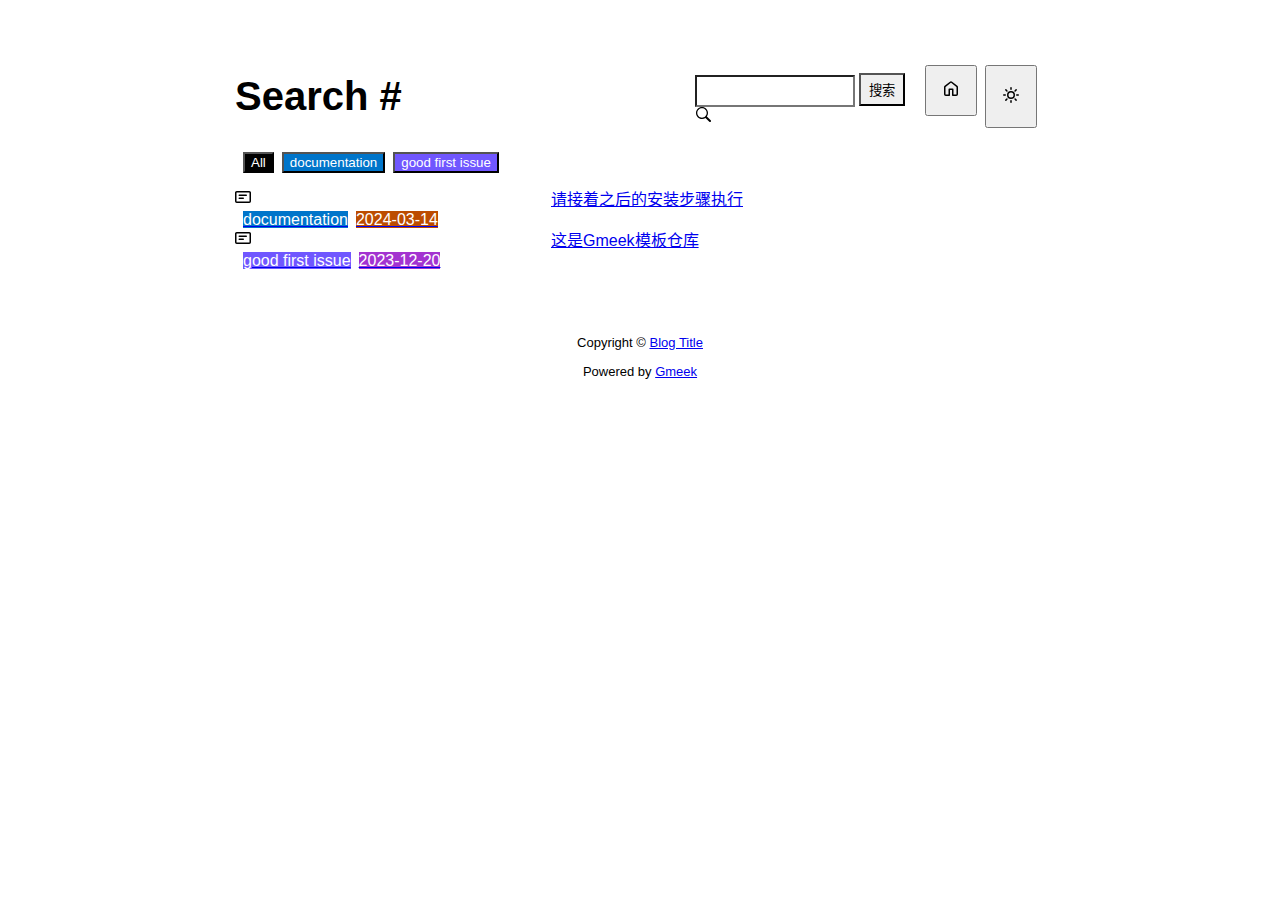
<file: docs/tag.html>
<!DOCTYPE html>
<html data-color-mode="light" data-dark-theme="dark" data-light-theme="light" lang="zh-CN">
<head>
    <meta content="text/html; charset=utf-8" http-equiv="content-type" />
    <meta name="viewport" content="width=device-width,initial-scale=1.0">
    <meta http-equiv="X-UA-Compatible" content="IE=edge">
    <link href="//cdn.staticfile.org/Primer/21.0.7/primer.css" rel="stylesheet" />
    <link rel="icon" href="https://github.githubassets.com/favicons/favicon.svg">
    <script>
        if(localStorage.getItem("meek_theme")==null){}
        else if(localStorage.getItem("meek_theme")=="dark"){document.getElementsByTagName("html")[0].attributes.getNamedItem("data-color-mode").value="dark";}
        else if(localStorage.getItem("meek_theme")=="light"){document.getElementsByTagName("html")[0].attributes.getNamedItem("data-color-mode").value="light";}
    </script>
    
<meta name="description" content="Blog Title search page">
<title>Blog Title - Tag</title>

</head>
<style>
body{box-sizing: border-box;min-width: 200px;max-width: 900px;margin: 20px auto;padding: 45px;font-size: 16px;font-family: sans-serif;line-height: 1.25;}
#header{display:flex;padding-bottom:8px;border-bottom: 1px solid var(--borderColor-muted, var(--color-border-muted));margin-bottom: 16px;}
#footer {margin-top:64px; text-align: center;font-size: small;}

</style>

<style>
.tagTitle{margin:auto 0;font-size:40px;font-weight:bold;overflow:hidden;white-space:nowrap;text-overflow:ellipsis;}
.title-right{display:flex;margin:auto 0 0 auto;}
.title-right .circle{padding: 14px 16px;margin-right:8px;}

.subnav-search{width:222px;margin-top:8px;margin-right:8px;}
.subnav-search-input{width:160px;border-top-right-radius:0px;border-bottom-right-radius:0px;}
.subnav-search button{padding:5px 8px;border-top-left-radius:0px;border-bottom-left-radius:0px;}

.SideNav-icon{margin-right: 16px}
.Label{color: #fff;margin-left:8px;}
.genTime{float: right;}
.d-flex{min-width:0;}
.listTitle{overflow:hidden;white-space:nowrap;text-overflow: ellipsis;max-width: 100%;}
.listLabels{white-space:nowrap;}

@media (max-width: 600px) {
    body { padding: 8px;}
    .tagTitle{display:none;}
    .LabelTime{display:none;}
}
</style>


<body>
    <div id="header">
<span class="tagTitle"><span>Loading</span><span class="AnimatedEllipsis"></span></span>
<div class="title-right">
    <div class="subnav-search">
        <input type="search" class="form-control subnav-search-input float-left" aria-label="Search site" value="" style="height:32px;">
        <button class="btn float-left" type="submit" onclick="javascript:searchShow()">搜索</button>
        <svg class="subnav-search-icon octicon octicon-search" width="16" height="16" viewBox="0 0 16 16" aria-hidden="true">
            <path id="searchSVG" fill-rule="evenodd" d=""></path>
        </svg>
    </div>
    <a href="https://Meekdai.github.io/Gmeek-template"><button id="buttonHome" class="btn btn-invisible circle" title="首页">
        <svg class="octicon" width="16" height="16">
            <path id="pathHome" fill-rule="evenodd" d="M6.906.664a1.749 1.749 0 0 1 2.187 0l5.25 4.2c.415.332.657.835.657 1.367v7.019A1.75 1.75 0 0 1 13.25 15h-3.5a.75.75 0 0 1-.75-.75V9H7v5.25a.75.75 0 0 1-.75.75h-3.5A1.75 1.75 0 0 1 1 13.25V6.23c0-.531.242-1.034.657-1.366l5.25-4.2Zm1.25 1.171a.25.25 0 0 0-.312 0l-5.25 4.2a.25.25 0 0 0-.094.196v7.019c0 .138.112.25.25.25H5.5V8.25a.75.75 0 0 1 .75-.75h3.5a.75.75 0 0 1 .75.75v5.25h2.75a.25.25 0 0 0 .25-.25V6.23a.25.25 0 0 0-.094-.195Z"></path>
        </svg>
    </button></a>
    <button class="btn btn-invisible circle" onclick="modeSwitch()" title="切换主题">
        <svg class="octicon" width="16" height="16" >
            <path id="themeSwitch" fill-rule="evenodd"></path>
        </svg>
    </button>
</div>
</div>
    <div id="content">
<div id="tagLable" style="margin-bottom: 16px;"></div>
<nav class="SideNav"></nav>
<div class="notFind" style="display:none;font-size:24px;margin:8px;">Not Find</div>
</div>
    <div id="footer">Copyright © <span id="year"></span><a href="https://Meekdai.github.io/Gmeek-template"> Blog Title </a>
<p>
<span id="runday"></span>Powered by <a href="https://meekdai.com/Gmeek.html" target="_blank">Gmeek</a>
</p>

<script>
if(""!=""){
    var now=new Date();
    var startSite=new Date("");
    var diff=now.getTime()-startSite.getTime();
    var diffDay=Math.floor(diff/(1000*60*60*24));
    document.getElementById("year").innerHTML=now.getFullYear();
    if(""!=""){document.getElementById("runday").innerHTML=" • "+"网站运行"+diffDay+"天"+" • ";}
    else{document.getElementById("runday").innerHTML="网站运行"+diffDay+"天"+" • ";}
}
</script>
</div>
</body>
<script>
var IconList={'post': 'M0 3.75C0 2.784.784 2 1.75 2h12.5c.966 0 1.75.784 1.75 1.75v8.5A1.75 1.75 0 0 1 14.25 14H1.75A1.75 1.75 0 0 1 0 12.25Zm1.75-.25a.25.25 0 0 0-.25.25v8.5c0 .138.112.25.25.25h12.5a.25.25 0 0 0 .25-.25v-8.5a.25.25 0 0 0-.25-.25ZM3.5 6.25a.75.75 0 0 1 .75-.75h7a.75.75 0 0 1 0 1.5h-7a.75.75 0 0 1-.75-.75Zm.75 2.25h4a.75.75 0 0 1 0 1.5h-4a.75.75 0 0 1 0-1.5Z', 'link': 'm7.775 3.275 1.25-1.25a3.5 3.5 0 1 1 4.95 4.95l-2.5 2.5a3.5 3.5 0 0 1-4.95 0 .751.751 0 0 1 .018-1.042.751.751 0 0 1 1.042-.018 1.998 1.998 0 0 0 2.83 0l2.5-2.5a2.002 2.002 0 0 0-2.83-2.83l-1.25 1.25a.751.751 0 0 1-1.042-.018.751.751 0 0 1-.018-1.042Zm-4.69 9.64a1.998 1.998 0 0 0 2.83 0l1.25-1.25a.751.751 0 0 1 1.042.018.751.751 0 0 1 .018 1.042l-1.25 1.25a3.5 3.5 0 1 1-4.95-4.95l2.5-2.5a3.5 3.5 0 0 1 4.95 0 .751.751 0 0 1-.018 1.042.751.751 0 0 1-1.042.018 1.998 1.998 0 0 0-2.83 0l-2.5 2.5a1.998 1.998 0 0 0 0 2.83Z', 'about': 'M10.561 8.073a6.005 6.005 0 0 1 3.432 5.142.75.75 0 1 1-1.498.07 4.5 4.5 0 0 0-8.99 0 .75.75 0 0 1-1.498-.07 6.004 6.004 0 0 1 3.431-5.142 3.999 3.999 0 1 1 5.123 0ZM10.5 5a2.5 2.5 0 1 0-5 0 2.5 2.5 0 0 0 5 0Z', 'sun': 'M8 10.5a2.5 2.5 0 100-5 2.5 2.5 0 000 5zM8 12a4 4 0 100-8 4 4 0 000 8zM8 0a.75.75 0 01.75.75v1.5a.75.75 0 01-1.5 0V.75A.75.75 0 018 0zm0 13a.75.75 0 01.75.75v1.5a.75.75 0 01-1.5 0v-1.5A.75.75 0 018 13zM2.343 2.343a.75.75 0 011.061 0l1.06 1.061a.75.75 0 01-1.06 1.06l-1.06-1.06a.75.75 0 010-1.06zm9.193 9.193a.75.75 0 011.06 0l1.061 1.06a.75.75 0 01-1.06 1.061l-1.061-1.06a.75.75 0 010-1.061zM16 8a.75.75 0 01-.75.75h-1.5a.75.75 0 010-1.5h1.5A.75.75 0 0116 8zM3 8a.75.75 0 01-.75.75H.75a.75.75 0 010-1.5h1.5A.75.75 0 013 8zm10.657-5.657a.75.75 0 010 1.061l-1.061 1.06a.75.75 0 11-1.06-1.06l1.06-1.06a.75.75 0 011.06 0zm-9.193 9.193a.75.75 0 010 1.06l-1.06 1.061a.75.75 0 11-1.061-1.06l1.06-1.061a.75.75 0 011.061 0z', 'moon': 'M9.598 1.591a.75.75 0 01.785-.175 7 7 0 11-8.967 8.967.75.75 0 01.961-.96 5.5 5.5 0 007.046-7.046.75.75 0 01.175-.786zm1.616 1.945a7 7 0 01-7.678 7.678 5.5 5.5 0 107.678-7.678z', 'search': 'M15.7 13.3l-3.81-3.83A5.93 5.93 0 0 0 13 6c0-3.31-2.69-6-6-6S1 2.69 1 6s2.69 6 6 6c1.3 0 2.48-.41 3.47-1.11l3.83 3.81c.19.2.45.3.7.3.25 0 .52-.09.7-.3a.996.996 0 0 0 0-1.41v.01zM7 10.7c-2.59 0-4.7-2.11-4.7-4.7 0-2.59 2.11-4.7 4.7-4.7 2.59 0 4.7 2.11 4.7 4.7 0 2.59-2.11 4.7-4.7 4.7z', 'rss': 'M2.002 2.725a.75.75 0 0 1 .797-.699C8.79 2.42 13.58 7.21 13.974 13.201a.75.75 0 0 1-1.497.098 10.502 10.502 0 0 0-9.776-9.776.747.747 0 0 1-.7-.798ZM2.84 7.05h-.002a7.002 7.002 0 0 1 6.113 6.111.75.75 0 0 1-1.49.178 5.503 5.503 0 0 0-4.8-4.8.75.75 0 0 1 .179-1.489ZM2 13a1 1 0 1 1 2 0 1 1 0 0 1-2 0Z', 'upload': 'M2.75 14A1.75 1.75 0 0 1 1 12.25v-2.5a.75.75 0 0 1 1.5 0v2.5c0 .138.112.25.25.25h10.5a.25.25 0 0 0 .25-.25v-2.5a.75.75 0 0 1 1.5 0v2.5A1.75 1.75 0 0 1 13.25 14Z M11.78 4.72a.749.749 0 1 1-1.06 1.06L8.75 3.811V9.5a.75.75 0 0 1-1.5 0V3.811L5.28 5.78a.749.749 0 1 1-1.06-1.06l3.25-3.25a.749.749 0 0 1 1.06 0l3.25 3.25Z', 'github': 'M8 0c4.42 0 8 3.58 8 8a8.013 8.013 0 0 1-5.45 7.59c-.4.08-.55-.17-.55-.38 0-.27.01-1.13.01-2.2 0-.75-.25-1.23-.54-1.48 1.78-.2 3.65-.88 3.65-3.95 0-.88-.31-1.59-.82-2.15.08-.2.36-1.02-.08-2.12 0 0-.67-.22-2.2.82-.64-.18-1.32-.27-2-.27-.68 0-1.36.09-2 .27-1.53-1.03-2.2-.82-2.2-.82-.44 1.1-.16 1.92-.08 2.12-.51.56-.82 1.28-.82 2.15 0 3.06 1.86 3.75 3.64 3.95-.23.2-.44.55-.51 1.07-.46.21-1.61.55-2.33-.66-.15-.24-.6-.83-1.23-.82-.67.01-.27.38.01.53.34.19.73.9.82 1.13.16.45.68 1.31 2.69.94 0 .67.01 1.3.01 1.49 0 .21-.15.45-.55.38A7.995 7.995 0 0 1 0 8c0-4.42 3.58-8 8-8Z', 'home': 'M6.906.664a1.749 1.749 0 0 1 2.187 0l5.25 4.2c.415.332.657.835.657 1.367v7.019A1.75 1.75 0 0 1 13.25 15h-3.5a.75.75 0 0 1-.75-.75V9H7v5.25a.75.75 0 0 1-.75.75h-3.5A1.75 1.75 0 0 1 1 13.25V6.23c0-.531.242-1.034.657-1.366l5.25-4.2Zm1.25 1.171a.25.25 0 0 0-.312 0l-5.25 4.2a.25.25 0 0 0-.094.196v7.019c0 .138.112.25.25.25H5.5V8.25a.75.75 0 0 1 .75-.75h3.5a.75.75 0 0 1 .75.75v5.25h2.75a.25.25 0 0 0 .25-.25V6.23a.25.25 0 0 0-.094-.195Z'};
var utterancesLoad=0;
if(localStorage.getItem("meek_theme")==null){localStorage.setItem("meek_theme","light");changeLight();}
else if(localStorage.getItem("meek_theme")=="dark"){changeDark();}
else if(localStorage.getItem("meek_theme")=="light"){changeLight();}

function changeDark(){
    document.getElementsByTagName("html")[0].attributes.getNamedItem("data-color-mode").value="dark";
    document.getElementById("themeSwitch").setAttribute("d",value=IconList["moon"]);
    document.getElementById("themeSwitch").parentNode.style.color="#00f0ff";
    if(utterancesLoad==1){utterancesTheme("dark-blue");}
}
function changeLight(){
    document.getElementsByTagName("html")[0].attributes.getNamedItem("data-color-mode").value="light";
    document.getElementById("themeSwitch").setAttribute("d",value=IconList["sun"]);
    document.getElementById("themeSwitch").parentNode.style.color="#ff5000";
    if(utterancesLoad==1){utterancesTheme("github-light");}
}
function modeSwitch(){
    if(document.getElementsByTagName("html")[0].attributes[0].value=="light"){changeDark();localStorage.setItem("meek_theme","dark");}
    else{changeLight();localStorage.setItem("meek_theme","light");}
}
function utterancesTheme(theme){
    const message = {type: 'set-theme',theme: theme};
    const iframe = document.getElementsByClassName('utterances-frame')[0];
    iframe.contentWindow.postMessage(message, 'https://utteranc.es');
}

console.log("\n %c Gmeek last %c https://github.com/Meekdai/Gmeek \n\n", "color: #fff; background-image: linear-gradient(90deg, rgb(47, 172, 178) 0%, rgb(45, 190, 96) 100%); padding:5px 1px;", "background-image: linear-gradient(90deg, rgb(45, 190, 96) 0%, rgb(255, 255, 255) 100%); padding:5px 0;");
</script>

<script>
document.getElementById("searchSVG").setAttribute("d",IconList["search"]);

tagList=[];
jsonData='';
let requestJson="postList.json"
let request=new XMLHttpRequest();
request.open("GET",requestJson);
request.responseType='text';
request.send();
request.onload=function(){
    jsonData=JSON.parse(request.response);
    console.log(jsonData);
    showList();
    setClassDisplay(decodeURI(window.location.hash.slice(1)));
}

function showList(){
    let SideNav=document.getElementsByClassName("SideNav")[0];
    SideNav.setAttribute("class","SideNav border");
    let tagLable=document.getElementById("tagLable");

    if(tagList.length==0){
        let showLabels=document.createElement("button");
        showLabels.setAttribute("class","Label");
        showLabels.setAttribute("style","background-color:#000");
        showLabels.innerHTML="All";
        showLabels.setAttribute("onclick","javascript:updateShowTag('All');");
        tagLable.appendChild(showLabels);
    }
    for(i in jsonData){
        if(!(tagList.includes(jsonData[i]['label']))){
            tagList.push(jsonData[i]['label']);
            let showLabels=document.createElement("button");
            showLabels.setAttribute("class","Label");
            showLabels.setAttribute("style","background-color:"+jsonData[i]['labelColor']);
            showLabels.innerHTML=jsonData[i]['label'];
            showLabels.setAttribute("onclick","javascript:updateShowTag('"+jsonData[i]['label']+"');");
            tagLable.appendChild(showLabels);
        }

        let div=document.createElement("div");
        div.setAttribute("class","lists "+jsonData[i]['label']);
        let item=document.createElement("a");
        item.setAttribute("class","SideNav-item d-flex flex-items-center flex-justify-between");
        item.setAttribute("href",jsonData[i]['postUrl']);

        let center=document.createElement("div");
        center.setAttribute("class","d-flex flex-items-center");

        svg=document.createElementNS('http://www.w3.org/2000/svg','svg');
        path=document.createElementNS("http://www.w3.org/2000/svg","path"); 
        span=document.createElement("span");
        svg.setAttributeNS(null,"class","SideNav-icon octicon");
        svg.setAttributeNS(null,"style","witdh:16px;height:16px");
        path.setAttributeNS(null, "d", IconList["post"]);
        svg.appendChild(path);

        let title=document.createElement("span");
        title.setAttribute("class","listTitle");
        title.innerHTML=jsonData[i]['postTitle'];
        center.appendChild(svg);
        center.appendChild(title);

        let listLabels=document.createElement("div");
        listLabels.setAttribute("class","listLabels");
        let LabelName=document.createElement("span");
        LabelName.setAttribute("class","Label LabelName");
        LabelName.setAttribute("style","background-color:"+jsonData[i]['labelColor']);
        LabelName.innerHTML=jsonData[i]['label'];
        listLabels.appendChild(LabelName);
        let LabelTime=document.createElement("span");
        LabelTime.setAttribute("class","Label LabelTime");
        LabelTime.setAttribute("style","background-color:"+jsonData[i]['dateLabelColor']);
        LabelTime.innerHTML=jsonData[i]['createdDate'];
        listLabels.appendChild(LabelTime);

        item.appendChild(center);
        item.appendChild(listLabels);
        div.appendChild(item);
        SideNav.appendChild(div);
    }
}

function updateShowTag(label){
    if(window.location.hash.slice(1)!=encodeURI(label)){
        window.location.hash="#"+(label);
        setClassDisplay(label);
    }
}

function setClassDisplay(lable){
    let lists = document.getElementsByClassName("lists");
    let tagTitle = document.getElementsByClassName("tagTitle")[0];
    tagTitle.innerHTML="Tag #"+lable;
    document.title=lable+" - Blog Title";
    document.getElementsByClassName("subnav-search-input")[0].value='';
    if(lable=="All"){
        for(let i = 0; i < lists.length; i++){lists[i].style.display='block';}
        document.getElementsByClassName("notFind")[0].style.display='none';
    }
    else if(tagList.indexOf(lable)!=-1){
        for(let i = 0; i < lists.length; i++){
            lists[i].style.display='none';
        }

        let lables = document.getElementsByClassName(lable);
        for(let i = 0; i < lables.length; i++){
            lables[i].style.display='block';
        }
        document.getElementsByClassName("notFind")[0].style.display='none';
    }
    else{
        document.getElementsByClassName("subnav-search-input")[0].value=lable;
        searchShow();
    }
}

function searchShow(){
    let lists = document.getElementsByClassName("lists");
    let tagTitle = document.getElementsByClassName("tagTitle")[0];
    let searchInput = document.getElementsByClassName("subnav-search-input")[0].value;
    tagTitle.innerHTML="Search #"+searchInput;
    if(searchInput==''){document.title="Search - Blog Title";}
    else{document.title=searchInput+" - Blog Title";}
    let a=0;
    window.location.hash="#"+(searchInput);
    for(let i = 0; i < lists.length; i++){
        if(lists[i].childNodes[0].childNodes[0].childNodes[1].innerHTML.toUpperCase().indexOf(searchInput.toUpperCase())==-1){lists[i].style.display='none';}
        else{lists[i].style.display='block';a=a+1;}
    }
    if(a==0){
        let notFind=document.getElementsByClassName("notFind")[0];
        notFind.style.display='block';
        notFind.innerHTML='Not Find "'+searchInput+'"';
    }
    else{document.getElementsByClassName("notFind")[0].style.display='none';}
}

</script>

</html>
</file>
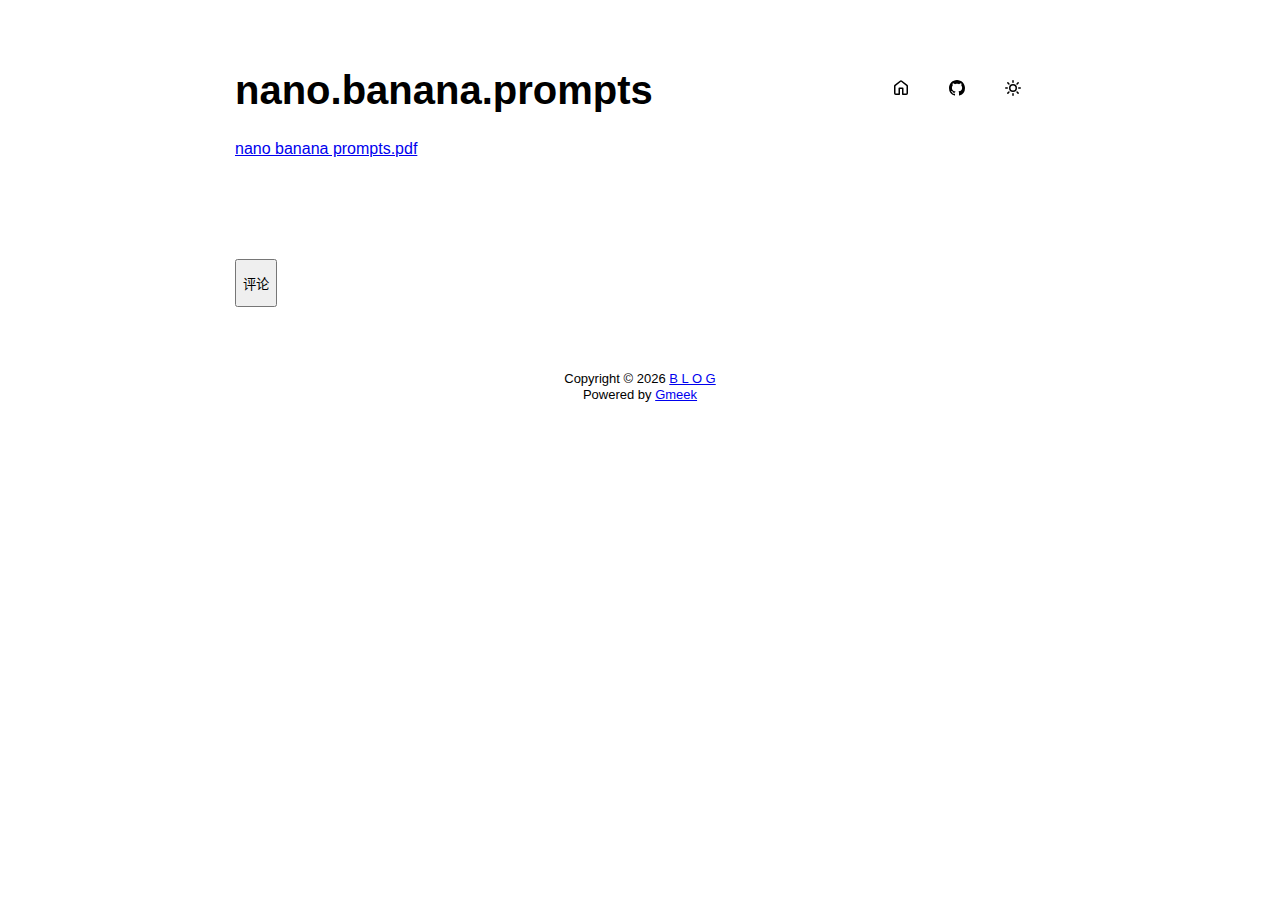
<file: docs/post/nano.banana.prompts.html>
<!DOCTYPE html>
<html data-color-mode="light" data-dark-theme="dark" data-light-theme="light" lang="zh-CN">
<head>
    <meta content="text/html; charset=utf-8" http-equiv="content-type" />
    <meta name="viewport" content="width=device-width,initial-scale=1.0">
    <meta http-equiv="X-UA-Compatible" content="IE=edge">
    <link href='https://mirrors.sustech.edu.cn/cdnjs/ajax/libs/Primer/21.0.7/primer.css' rel='stylesheet' />
    
    <link rel="icon" href="https://raw.githubusercontent.com/lmhstart/lmhstart.github.io/main/fnn.jpg"><script>
        let theme = localStorage.getItem("meek_theme") || "light";
        document.documentElement.setAttribute("data-color-mode", theme);
    </script>
<meta name="description" content="[nano banana prompts.pdf](https://github.com/user-attachments/files/22197151/nano.banana.prompts.pdf)。">
<meta property="og:title" content="nano.banana.prompts">
<meta property="og:description" content="[nano banana prompts.pdf](https://github.com/user-attachments/files/22197151/nano.banana.prompts.pdf)。">
<meta property="og:type" content="article">
<meta property="og:url" content="https://lmhstart.github.io/post/nano.banana.prompts.html">
<meta property="og:image" content="https://raw.githubusercontent.com/lmhstart/lmhstart.github.io/main/fnn.jpg">
<title>nano.banana.prompts</title>



</head>
<style>
body{box-sizing: border-box;min-width: 200px;max-width: 900px;margin: 20px auto;padding: 45px;font-size: 16px;font-family: sans-serif;line-height: 1.25;}
#header{display:flex;padding-bottom:8px;border-bottom: 1px solid var(--borderColor-muted, var(--color-border-muted));margin-bottom: 16px;}
#footer {margin-top:64px; text-align: center;font-size: small;}

</style>

<style>
.postTitle{margin: auto 0;font-size:40px;font-weight:bold;}
.title-right{display:flex;margin:auto 0 0 auto;}
.title-right .circle{padding: 14px 16px;margin-right:8px;}
#postBody{border-bottom: 1px solid var(--color-border-default);padding-bottom:36px;}
#postBody hr{height:2px;}
#cmButton{height:48px;margin-top:48px;}
#comments{margin-top:64px;}
.g-emoji{font-size:24px;}
@media (max-width: 600px) {
    body {padding: 8px;}
    .postTitle{font-size:24px;}
}

</style>




<body>
    <div id="header">
<h1 class="postTitle">nano.banana.prompts</h1>
<div class="title-right">
    <a href="https://lmhstart.github.io" id="buttonHome" class="btn btn-invisible circle" title="首页">
        <svg class="octicon" width="16" height="16">
            <path id="pathHome" fill-rule="evenodd"></path>
        </svg>
    </a>
    
    <a href="https://github.com/lmhstart/lmhstart.github.io/issues/3" target="_blank" class="btn btn-invisible circle" title="Issue">
        <svg class="octicon" width="16" height="16">
            <path id="pathIssue" fill-rule="evenodd"></path>
        </svg>
    </a>
    

    <a class="btn btn-invisible circle" onclick="modeSwitch();" title="切换主题">
        <svg class="octicon" width="16" height="16" >
            <path id="themeSwitch" fill-rule="evenodd"></path>
        </svg>
    </a>

</div>
</div>
    <div id="content">
<div class="markdown-body" id="postBody"><p><a href="https://github.com/user-attachments/files/22197151/nano.banana.prompts.pdf">nano banana prompts.pdf</a></p></div>
<div style="font-size:small;margin-top:8px;float:right;"></div>

<button class="btn btn-block" type="button" onclick="openComments()" id="cmButton">评论</button>
<div class="comments" id="comments"></div>

</div>
    <div id="footer"><div id="footer1">Copyright © <span id="copyrightYear"></span> <a href="https://lmhstart.github.io">B L O G</a></div>
<div id="footer2">
    <span id="runday"></span><span>Powered by <a href="https://meekdai.com/Gmeek.html" target="_blank">Gmeek</a></span>
</div>

<script>
var now=new Date();
document.getElementById("copyrightYear").innerHTML=now.getFullYear();

if(""!=""){
    var startSite=new Date("");
    var diff=now.getTime()-startSite.getTime();
    var diffDay=Math.floor(diff/(1000*60*60*24));
    document.getElementById("runday").innerHTML="网站运行"+diffDay+"天"+" • ";
}
</script></div>
</body>
<script>
var IconList={'sun': 'M8 10.5a2.5 2.5 0 100-5 2.5 2.5 0 000 5zM8 12a4 4 0 100-8 4 4 0 000 8zM8 0a.75.75 0 01.75.75v1.5a.75.75 0 01-1.5 0V.75A.75.75 0 018 0zm0 13a.75.75 0 01.75.75v1.5a.75.75 0 01-1.5 0v-1.5A.75.75 0 018 13zM2.343 2.343a.75.75 0 011.061 0l1.06 1.061a.75.75 0 01-1.06 1.06l-1.06-1.06a.75.75 0 010-1.06zm9.193 9.193a.75.75 0 011.06 0l1.061 1.06a.75.75 0 01-1.06 1.061l-1.061-1.06a.75.75 0 010-1.061zM16 8a.75.75 0 01-.75.75h-1.5a.75.75 0 010-1.5h1.5A.75.75 0 0116 8zM3 8a.75.75 0 01-.75.75H.75a.75.75 0 010-1.5h1.5A.75.75 0 013 8zm10.657-5.657a.75.75 0 010 1.061l-1.061 1.06a.75.75 0 11-1.06-1.06l1.06-1.06a.75.75 0 011.06 0zm-9.193 9.193a.75.75 0 010 1.06l-1.06 1.061a.75.75 0 11-1.061-1.06l1.06-1.061a.75.75 0 011.061 0z', 'moon': 'M9.598 1.591a.75.75 0 01.785-.175 7 7 0 11-8.967 8.967.75.75 0 01.961-.96 5.5 5.5 0 007.046-7.046.75.75 0 01.175-.786zm1.616 1.945a7 7 0 01-7.678 7.678 5.5 5.5 0 107.678-7.678z', 'sync': 'M1.705 8.005a.75.75 0 0 1 .834.656 5.5 5.5 0 0 0 9.592 2.97l-1.204-1.204a.25.25 0 0 1 .177-.427h3.646a.25.25 0 0 1 .25.25v3.646a.25.25 0 0 1-.427.177l-1.38-1.38A7.002 7.002 0 0 1 1.05 8.84a.75.75 0 0 1 .656-.834ZM8 2.5a5.487 5.487 0 0 0-4.131 1.869l1.204 1.204A.25.25 0 0 1 4.896 6H1.25A.25.25 0 0 1 1 5.75V2.104a.25.25 0 0 1 .427-.177l1.38 1.38A7.002 7.002 0 0 1 14.95 7.16a.75.75 0 0 1-1.49.178A5.5 5.5 0 0 0 8 2.5Z', 'home': 'M6.906.664a1.749 1.749 0 0 1 2.187 0l5.25 4.2c.415.332.657.835.657 1.367v7.019A1.75 1.75 0 0 1 13.25 15h-3.5a.75.75 0 0 1-.75-.75V9H7v5.25a.75.75 0 0 1-.75.75h-3.5A1.75 1.75 0 0 1 1 13.25V6.23c0-.531.242-1.034.657-1.366l5.25-4.2Zm1.25 1.171a.25.25 0 0 0-.312 0l-5.25 4.2a.25.25 0 0 0-.094.196v7.019c0 .138.112.25.25.25H5.5V8.25a.75.75 0 0 1 .75-.75h3.5a.75.75 0 0 1 .75.75v5.25h2.75a.25.25 0 0 0 .25-.25V6.23a.25.25 0 0 0-.094-.195Z', 'github': 'M8 0c4.42 0 8 3.58 8 8a8.013 8.013 0 0 1-5.45 7.59c-.4.08-.55-.17-.55-.38 0-.27.01-1.13.01-2.2 0-.75-.25-1.23-.54-1.48 1.78-.2 3.65-.88 3.65-3.95 0-.88-.31-1.59-.82-2.15.08-.2.36-1.02-.08-2.12 0 0-.67-.22-2.2.82-.64-.18-1.32-.27-2-.27-.68 0-1.36.09-2 .27-1.53-1.03-2.2-.82-2.2-.82-.44 1.1-.16 1.92-.08 2.12-.51.56-.82 1.28-.82 2.15 0 3.06 1.86 3.75 3.64 3.95-.23.2-.44.55-.51 1.07-.46.21-1.61.55-2.33-.66-.15-.24-.6-.83-1.23-.82-.67.01-.27.38.01.53.34.19.73.9.82 1.13.16.45.68 1.31 2.69.94 0 .67.01 1.3.01 1.49 0 .21-.15.45-.55.38A7.995 7.995 0 0 1 0 8c0-4.42 3.58-8 8-8Z'};
var utterancesLoad=0;

let themeSettings={
    "dark": ["dark","moon","#00f0ff","dark-blue"],
    "light": ["light","sun","#ff5000","github-light"],
    "auto": ["auto","sync","","preferred-color-scheme"]
};
function changeTheme(mode, icon, color, utheme){
    document.documentElement.setAttribute("data-color-mode",mode);
    document.getElementById("themeSwitch").setAttribute("d",value=IconList[icon]);
    document.getElementById("themeSwitch").parentNode.style.color=color;
    if(utterancesLoad==1){utterancesTheme(utheme);}
}
function modeSwitch(){
    let currentMode=document.documentElement.getAttribute('data-color-mode');
    let newMode = currentMode === "light" ? "dark" : currentMode === "dark" ? "auto" : "light";
    localStorage.setItem("meek_theme", newMode);
    if(themeSettings[newMode]){
        changeTheme(...themeSettings[newMode]);
    }
}
function utterancesTheme(theme){
    const message={type:'set-theme',theme: theme};
    const iframe=document.getElementsByClassName('utterances-frame')[0];
    iframe.contentWindow.postMessage(message,'https://utteranc.es');
}
if(themeSettings[theme]){changeTheme(...themeSettings[theme]);}
console.log("\n %c Gmeek last https://github.com/Meekdai/Gmeek \n","padding:5px 0;background:#02d81d;color:#fff");
</script>

<script>
document.getElementById("pathHome").setAttribute("d",IconList["home"]);
document.getElementById("pathIssue").setAttribute("d",IconList["github"]);



function openComments(){
    cm=document.getElementById("comments");
    cmButton=document.getElementById("cmButton");
    cmButton.innerHTML="loading";
    span=document.createElement("span");
    span.setAttribute("class","AnimatedEllipsis");
    cmButton.appendChild(span);

    script=document.createElement("script");
    script.setAttribute("src","https://utteranc.es/client.js");
    script.setAttribute("repo","lmhstart/lmhstart.github.io");
    script.setAttribute("issue-term","title");
    
    if(localStorage.getItem("meek_theme")=="dark"){script.setAttribute("theme","dark-blue");}
    else if(localStorage.getItem("meek_theme")=="light") {script.setAttribute("theme","github-light");}
    else{script.setAttribute("theme","preferred-color-scheme");}
    
    script.setAttribute("crossorigin","anonymous");
    script.setAttribute("async","");
    cm.appendChild(script);

    int=self.setInterval("iFrameLoading()",200);
}

function iFrameLoading(){
    var utterances=document.getElementsByClassName('utterances');
    if(utterances.length==1){
        if(utterances[0].style.height!=""){
            utterancesLoad=1;
            int=window.clearInterval(int);
            document.getElementById("cmButton").style.display="none";
            console.log("utterances Load OK");
        }
    }
}



</script>


</html>
</file>
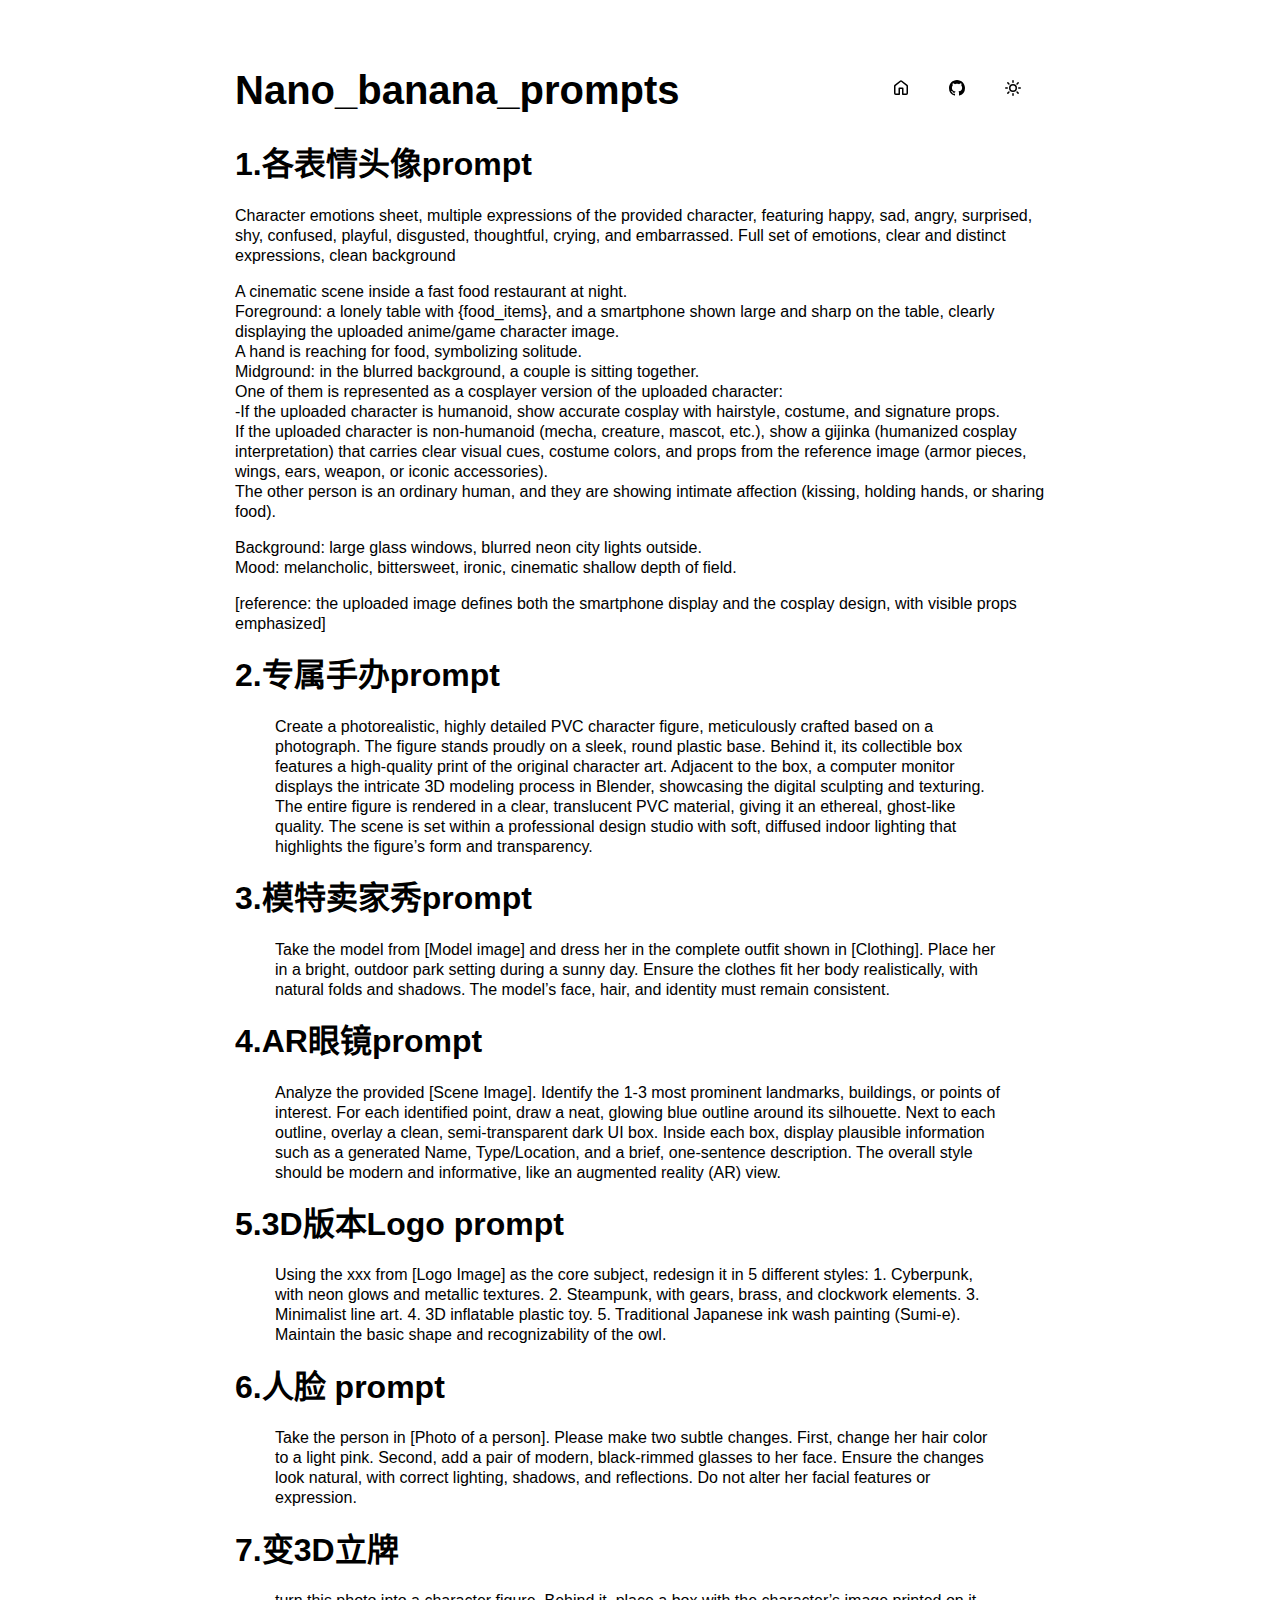
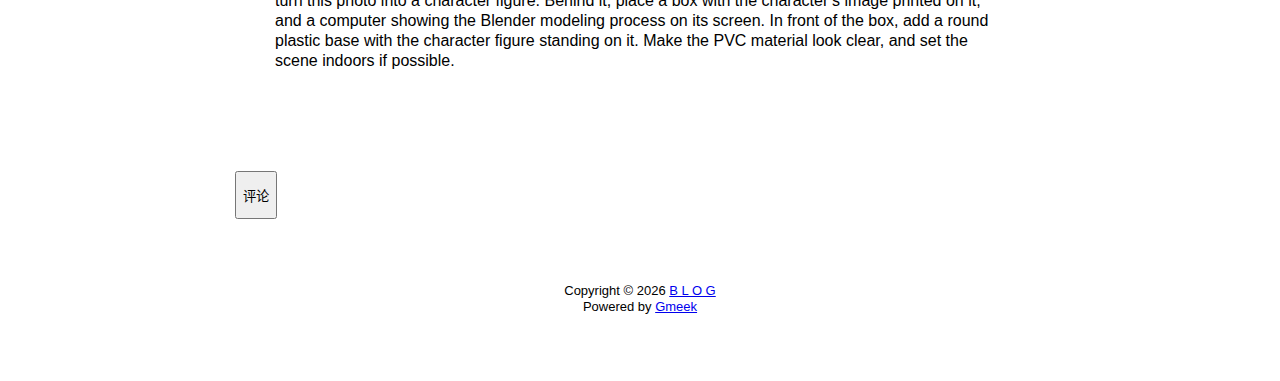
<file: docs/post/Nano_banana_prompts.html>
<!DOCTYPE html>
<html data-color-mode="light" data-dark-theme="dark" data-light-theme="light" lang="zh-CN">
<head>
    <meta content="text/html; charset=utf-8" http-equiv="content-type" />
    <meta name="viewport" content="width=device-width,initial-scale=1.0">
    <meta http-equiv="X-UA-Compatible" content="IE=edge">
    <link href='https://mirrors.sustech.edu.cn/cdnjs/ajax/libs/Primer/21.0.7/primer.css' rel='stylesheet' />
    
    <link rel="icon" href="https://raw.githubusercontent.com/lmhstart/lmhstart.github.io/main/fnn.jpg"><script>
        let theme = localStorage.getItem("meek_theme") || "light";
        document.documentElement.setAttribute("data-color-mode", theme);
    </script>
<meta name="description" content="# 1.各表情头像prompt
Character emotions sheet, multiple expressions of the provided character, featuring happy, sad, angry, surprised, shy, confused, playful, disgusted, thoughtful, crying, and embarrassed. Full set of emotions, clear and distinct expressions, clean background

> 
A cinematic scene inside a fast food restaurant at night.  
Foreground: a lonely table with {food_items}, and a smartphone shown large and sharp on the table, clearly displaying the uploaded anime/game character image.  
A hand is reaching for food, symbolizing solitude.  
Midground: in the blurred background, a couple is sitting together.  
One of them is represented as a cosplayer version of the uploaded character:  
-If the uploaded character is humanoid, show accurate cosplay with hairstyle, costume, and signature props.  
 If the uploaded character is non-humanoid (mecha, creature, mascot, etc.), show a gijinka (humanized cosplay interpretation) that carries clear visual cues, costume colors, and props from the reference image (armor pieces, wings, ears, weapon, or iconic accessories).  
The other person is an ordinary human, and they are showing intimate affection (kissing, holding hands, or sharing food).  

Background: large glass windows, blurred neon city lights outside.  
Mood: melancholic, bittersweet, ironic, cinematic shallow depth of field.  



[reference: the uploaded image defines both the smartphone display and the cosplay design, with visible props emphasized]

# 2.专属手办prompt

> Create a photorealistic, highly detailed PVC character figure, meticulously crafted based on a photograph. The figure stands proudly on a sleek, round plastic base. Behind it, its collectible box features a high-quality print of the original character art. Adjacent to the box, a computer monitor displays the intricate 3D modeling process in Blender, showcasing the digital sculpting and texturing. The entire figure is rendered in a clear, translucent PVC material, giving it an ethereal, ghost-like quality. The scene is set within a professional design studio with soft, diffused indoor lighting that highlights the figure’s form and transparency.


# 3.模特卖家秀prompt

> Take the model from [Model image] and dress her in the complete outfit shown in [Clothing]. Place her in a bright, outdoor park setting during a sunny day. Ensure the clothes fit her body realistically, with natural folds and shadows. The model’s face, hair, and identity must remain consistent.


# 4.AR眼镜prompt

> Analyze the provided [Scene Image]. Identify the 1-3 most prominent landmarks, buildings, or points of interest. For each identified point, draw a neat, glowing blue outline around its silhouette. Next to each outline, overlay a clean, semi-transparent dark UI box. Inside each box, display plausible information such as a generated Name, Type/Location, and a brief, one-sentence description. The overall style should be modern and informative, like an augmented reality (AR) view.


# 5.3D版本Logo prompt

> Using the xxx from [Logo Image] as the core subject, redesign it in 5 different styles: 1. Cyberpunk, with neon glows and metallic textures. 2. Steampunk, with gears, brass, and clockwork elements. 3. Minimalist line art. 4. 3D inflatable plastic toy. 5. Traditional Japanese ink wash painting (Sumi-e). Maintain the basic shape and recognizability of the owl.


# 6.人脸 prompt

> Take the person in [Photo of a person]. Please make two subtle changes. First, change her hair color to a light pink. Second, add a pair of modern, black-rimmed glasses to her face. Ensure the changes look natural, with correct lighting, shadows, and reflections. Do not alter her facial features or expression.


# 7.变3D立牌

> turn this photo into a character figure. Behind it, place a box with the character’s image printed on it, and a computer showing the Blender modeling process on its screen. In front of the box, add a round plastic base with the character figure standing on it. Make the PVC material look clear, and set the scene indoors if possible.





。">
<meta property="og:title" content="Nano_banana_prompts">
<meta property="og:description" content="# 1.各表情头像prompt
Character emotions sheet, multiple expressions of the provided character, featuring happy, sad, angry, surprised, shy, confused, playful, disgusted, thoughtful, crying, and embarrassed. Full set of emotions, clear and distinct expressions, clean background

> 
A cinematic scene inside a fast food restaurant at night.  
Foreground: a lonely table with {food_items}, and a smartphone shown large and sharp on the table, clearly displaying the uploaded anime/game character image.  
A hand is reaching for food, symbolizing solitude.  
Midground: in the blurred background, a couple is sitting together.  
One of them is represented as a cosplayer version of the uploaded character:  
-If the uploaded character is humanoid, show accurate cosplay with hairstyle, costume, and signature props.  
 If the uploaded character is non-humanoid (mecha, creature, mascot, etc.), show a gijinka (humanized cosplay interpretation) that carries clear visual cues, costume colors, and props from the reference image (armor pieces, wings, ears, weapon, or iconic accessories).  
The other person is an ordinary human, and they are showing intimate affection (kissing, holding hands, or sharing food).  

Background: large glass windows, blurred neon city lights outside.  
Mood: melancholic, bittersweet, ironic, cinematic shallow depth of field.  



[reference: the uploaded image defines both the smartphone display and the cosplay design, with visible props emphasized]

# 2.专属手办prompt

> Create a photorealistic, highly detailed PVC character figure, meticulously crafted based on a photograph. The figure stands proudly on a sleek, round plastic base. Behind it, its collectible box features a high-quality print of the original character art. Adjacent to the box, a computer monitor displays the intricate 3D modeling process in Blender, showcasing the digital sculpting and texturing. The entire figure is rendered in a clear, translucent PVC material, giving it an ethereal, ghost-like quality. The scene is set within a professional design studio with soft, diffused indoor lighting that highlights the figure’s form and transparency.


# 3.模特卖家秀prompt

> Take the model from [Model image] and dress her in the complete outfit shown in [Clothing]. Place her in a bright, outdoor park setting during a sunny day. Ensure the clothes fit her body realistically, with natural folds and shadows. The model’s face, hair, and identity must remain consistent.


# 4.AR眼镜prompt

> Analyze the provided [Scene Image]. Identify the 1-3 most prominent landmarks, buildings, or points of interest. For each identified point, draw a neat, glowing blue outline around its silhouette. Next to each outline, overlay a clean, semi-transparent dark UI box. Inside each box, display plausible information such as a generated Name, Type/Location, and a brief, one-sentence description. The overall style should be modern and informative, like an augmented reality (AR) view.


# 5.3D版本Logo prompt

> Using the xxx from [Logo Image] as the core subject, redesign it in 5 different styles: 1. Cyberpunk, with neon glows and metallic textures. 2. Steampunk, with gears, brass, and clockwork elements. 3. Minimalist line art. 4. 3D inflatable plastic toy. 5. Traditional Japanese ink wash painting (Sumi-e). Maintain the basic shape and recognizability of the owl.


# 6.人脸 prompt

> Take the person in [Photo of a person]. Please make two subtle changes. First, change her hair color to a light pink. Second, add a pair of modern, black-rimmed glasses to her face. Ensure the changes look natural, with correct lighting, shadows, and reflections. Do not alter her facial features or expression.


# 7.变3D立牌

> turn this photo into a character figure. Behind it, place a box with the character’s image printed on it, and a computer showing the Blender modeling process on its screen. In front of the box, add a round plastic base with the character figure standing on it. Make the PVC material look clear, and set the scene indoors if possible.





。">
<meta property="og:type" content="article">
<meta property="og:url" content="https://lmhstart.github.io/post/Nano_banana_prompts.html">
<meta property="og:image" content="https://raw.githubusercontent.com/lmhstart/lmhstart.github.io/main/fnn.jpg">
<title>Nano_banana_prompts</title>



</head>
<style>
body{box-sizing: border-box;min-width: 200px;max-width: 900px;margin: 20px auto;padding: 45px;font-size: 16px;font-family: sans-serif;line-height: 1.25;}
#header{display:flex;padding-bottom:8px;border-bottom: 1px solid var(--borderColor-muted, var(--color-border-muted));margin-bottom: 16px;}
#footer {margin-top:64px; text-align: center;font-size: small;}

</style>

<style>
.postTitle{margin: auto 0;font-size:40px;font-weight:bold;}
.title-right{display:flex;margin:auto 0 0 auto;}
.title-right .circle{padding: 14px 16px;margin-right:8px;}
#postBody{border-bottom: 1px solid var(--color-border-default);padding-bottom:36px;}
#postBody hr{height:2px;}
#cmButton{height:48px;margin-top:48px;}
#comments{margin-top:64px;}
.g-emoji{font-size:24px;}
@media (max-width: 600px) {
    body {padding: 8px;}
    .postTitle{font-size:24px;}
}

</style>




<body>
    <div id="header">
<h1 class="postTitle">Nano_banana_prompts</h1>
<div class="title-right">
    <a href="https://lmhstart.github.io" id="buttonHome" class="btn btn-invisible circle" title="首页">
        <svg class="octicon" width="16" height="16">
            <path id="pathHome" fill-rule="evenodd"></path>
        </svg>
    </a>
    
    <a href="https://github.com/lmhstart/lmhstart.github.io/issues/4" target="_blank" class="btn btn-invisible circle" title="Issue">
        <svg class="octicon" width="16" height="16">
            <path id="pathIssue" fill-rule="evenodd"></path>
        </svg>
    </a>
    

    <a class="btn btn-invisible circle" onclick="modeSwitch();" title="切换主题">
        <svg class="octicon" width="16" height="16" >
            <path id="themeSwitch" fill-rule="evenodd"></path>
        </svg>
    </a>

</div>
</div>
    <div id="content">
<div class="markdown-body" id="postBody"><h1>1.各表情头像prompt</h1>
<p>Character emotions sheet, multiple expressions of the provided character, featuring happy, sad, angry, surprised, shy, confused, playful, disgusted, thoughtful, crying, and embarrassed. Full set of emotions, clear and distinct expressions, clean background</p>
<blockquote>
</blockquote>
<p>A cinematic scene inside a fast food restaurant at night.<br>
Foreground: a lonely table with {food_items}, and a smartphone shown large and sharp on the table, clearly displaying the uploaded anime/game character image.<br>
A hand is reaching for food, symbolizing solitude.<br>
Midground: in the blurred background, a couple is sitting together.<br>
One of them is represented as a cosplayer version of the uploaded character:<br>
-If the uploaded character is humanoid, show accurate cosplay with hairstyle, costume, and signature props.<br>
If the uploaded character is non-humanoid (mecha, creature, mascot, etc.), show a gijinka (humanized cosplay interpretation) that carries clear visual cues, costume colors, and props from the reference image (armor pieces, wings, ears, weapon, or iconic accessories).<br>
The other person is an ordinary human, and they are showing intimate affection (kissing, holding hands, or sharing food).</p>
<p>Background: large glass windows, blurred neon city lights outside.<br>
Mood: melancholic, bittersweet, ironic, cinematic shallow depth of field.</p>
<p>[reference: the uploaded image defines both the smartphone display and the cosplay design, with visible props emphasized]</p>
<h1>2.专属手办prompt</h1>
<blockquote>
<p>Create a photorealistic, highly detailed PVC character figure, meticulously crafted based on a photograph. The figure stands proudly on a sleek, round plastic base. Behind it, its collectible box features a high-quality print of the original character art. Adjacent to the box, a computer monitor displays the intricate 3D modeling process in Blender, showcasing the digital sculpting and texturing. The entire figure is rendered in a clear, translucent PVC material, giving it an ethereal, ghost-like quality. The scene is set within a professional design studio with soft, diffused indoor lighting that highlights the figure’s form and transparency.</p>
</blockquote>
<h1>3.模特卖家秀prompt</h1>
<blockquote>
<p>Take the model from [Model image] and dress her in the complete outfit shown in [Clothing]. Place her in a bright, outdoor park setting during a sunny day. Ensure the clothes fit her body realistically, with natural folds and shadows. The model’s face, hair, and identity must remain consistent.</p>
</blockquote>
<h1>4.AR眼镜prompt</h1>
<blockquote>
<p>Analyze the provided [Scene Image]. Identify the 1-3 most prominent landmarks, buildings, or points of interest. For each identified point, draw a neat, glowing blue outline around its silhouette. Next to each outline, overlay a clean, semi-transparent dark UI box. Inside each box, display plausible information such as a generated Name, Type/Location, and a brief, one-sentence description. The overall style should be modern and informative, like an augmented reality (AR) view.</p>
</blockquote>
<h1>5.3D版本Logo prompt</h1>
<blockquote>
<p>Using the xxx from [Logo Image] as the core subject, redesign it in 5 different styles: 1. Cyberpunk, with neon glows and metallic textures. 2. Steampunk, with gears, brass, and clockwork elements. 3. Minimalist line art. 4. 3D inflatable plastic toy. 5. Traditional Japanese ink wash painting (Sumi-e). Maintain the basic shape and recognizability of the owl.</p>
</blockquote>
<h1>6.人脸 prompt</h1>
<blockquote>
<p>Take the person in [Photo of a person]. Please make two subtle changes. First, change her hair color to a light pink. Second, add a pair of modern, black-rimmed glasses to her face. Ensure the changes look natural, with correct lighting, shadows, and reflections. Do not alter her facial features or expression.</p>
</blockquote>
<h1>7.变3D立牌</h1>
<blockquote>
<p>turn this photo into a character figure. Behind it, place a box with the character’s image printed on it, and a computer showing the Blender modeling process on its screen. In front of the box, add a round plastic base with the character figure standing on it. Make the PVC material look clear, and set the scene indoors if possible.</p>
</blockquote></div>
<div style="font-size:small;margin-top:8px;float:right;"></div>

<button class="btn btn-block" type="button" onclick="openComments()" id="cmButton">评论</button>
<div class="comments" id="comments"></div>

</div>
    <div id="footer"><div id="footer1">Copyright © <span id="copyrightYear"></span> <a href="https://lmhstart.github.io">B L O G</a></div>
<div id="footer2">
    <span id="runday"></span><span>Powered by <a href="https://meekdai.com/Gmeek.html" target="_blank">Gmeek</a></span>
</div>

<script>
var now=new Date();
document.getElementById("copyrightYear").innerHTML=now.getFullYear();

if(""!=""){
    var startSite=new Date("");
    var diff=now.getTime()-startSite.getTime();
    var diffDay=Math.floor(diff/(1000*60*60*24));
    document.getElementById("runday").innerHTML="网站运行"+diffDay+"天"+" • ";
}
</script></div>
</body>
<script>
var IconList={'sun': 'M8 10.5a2.5 2.5 0 100-5 2.5 2.5 0 000 5zM8 12a4 4 0 100-8 4 4 0 000 8zM8 0a.75.75 0 01.75.75v1.5a.75.75 0 01-1.5 0V.75A.75.75 0 018 0zm0 13a.75.75 0 01.75.75v1.5a.75.75 0 01-1.5 0v-1.5A.75.75 0 018 13zM2.343 2.343a.75.75 0 011.061 0l1.06 1.061a.75.75 0 01-1.06 1.06l-1.06-1.06a.75.75 0 010-1.06zm9.193 9.193a.75.75 0 011.06 0l1.061 1.06a.75.75 0 01-1.06 1.061l-1.061-1.06a.75.75 0 010-1.061zM16 8a.75.75 0 01-.75.75h-1.5a.75.75 0 010-1.5h1.5A.75.75 0 0116 8zM3 8a.75.75 0 01-.75.75H.75a.75.75 0 010-1.5h1.5A.75.75 0 013 8zm10.657-5.657a.75.75 0 010 1.061l-1.061 1.06a.75.75 0 11-1.06-1.06l1.06-1.06a.75.75 0 011.06 0zm-9.193 9.193a.75.75 0 010 1.06l-1.06 1.061a.75.75 0 11-1.061-1.06l1.06-1.061a.75.75 0 011.061 0z', 'moon': 'M9.598 1.591a.75.75 0 01.785-.175 7 7 0 11-8.967 8.967.75.75 0 01.961-.96 5.5 5.5 0 007.046-7.046.75.75 0 01.175-.786zm1.616 1.945a7 7 0 01-7.678 7.678 5.5 5.5 0 107.678-7.678z', 'sync': 'M1.705 8.005a.75.75 0 0 1 .834.656 5.5 5.5 0 0 0 9.592 2.97l-1.204-1.204a.25.25 0 0 1 .177-.427h3.646a.25.25 0 0 1 .25.25v3.646a.25.25 0 0 1-.427.177l-1.38-1.38A7.002 7.002 0 0 1 1.05 8.84a.75.75 0 0 1 .656-.834ZM8 2.5a5.487 5.487 0 0 0-4.131 1.869l1.204 1.204A.25.25 0 0 1 4.896 6H1.25A.25.25 0 0 1 1 5.75V2.104a.25.25 0 0 1 .427-.177l1.38 1.38A7.002 7.002 0 0 1 14.95 7.16a.75.75 0 0 1-1.49.178A5.5 5.5 0 0 0 8 2.5Z', 'home': 'M6.906.664a1.749 1.749 0 0 1 2.187 0l5.25 4.2c.415.332.657.835.657 1.367v7.019A1.75 1.75 0 0 1 13.25 15h-3.5a.75.75 0 0 1-.75-.75V9H7v5.25a.75.75 0 0 1-.75.75h-3.5A1.75 1.75 0 0 1 1 13.25V6.23c0-.531.242-1.034.657-1.366l5.25-4.2Zm1.25 1.171a.25.25 0 0 0-.312 0l-5.25 4.2a.25.25 0 0 0-.094.196v7.019c0 .138.112.25.25.25H5.5V8.25a.75.75 0 0 1 .75-.75h3.5a.75.75 0 0 1 .75.75v5.25h2.75a.25.25 0 0 0 .25-.25V6.23a.25.25 0 0 0-.094-.195Z', 'github': 'M8 0c4.42 0 8 3.58 8 8a8.013 8.013 0 0 1-5.45 7.59c-.4.08-.55-.17-.55-.38 0-.27.01-1.13.01-2.2 0-.75-.25-1.23-.54-1.48 1.78-.2 3.65-.88 3.65-3.95 0-.88-.31-1.59-.82-2.15.08-.2.36-1.02-.08-2.12 0 0-.67-.22-2.2.82-.64-.18-1.32-.27-2-.27-.68 0-1.36.09-2 .27-1.53-1.03-2.2-.82-2.2-.82-.44 1.1-.16 1.92-.08 2.12-.51.56-.82 1.28-.82 2.15 0 3.06 1.86 3.75 3.64 3.95-.23.2-.44.55-.51 1.07-.46.21-1.61.55-2.33-.66-.15-.24-.6-.83-1.23-.82-.67.01-.27.38.01.53.34.19.73.9.82 1.13.16.45.68 1.31 2.69.94 0 .67.01 1.3.01 1.49 0 .21-.15.45-.55.38A7.995 7.995 0 0 1 0 8c0-4.42 3.58-8 8-8Z'};
var utterancesLoad=0;

let themeSettings={
    "dark": ["dark","moon","#00f0ff","dark-blue"],
    "light": ["light","sun","#ff5000","github-light"],
    "auto": ["auto","sync","","preferred-color-scheme"]
};
function changeTheme(mode, icon, color, utheme){
    document.documentElement.setAttribute("data-color-mode",mode);
    document.getElementById("themeSwitch").setAttribute("d",value=IconList[icon]);
    document.getElementById("themeSwitch").parentNode.style.color=color;
    if(utterancesLoad==1){utterancesTheme(utheme);}
}
function modeSwitch(){
    let currentMode=document.documentElement.getAttribute('data-color-mode');
    let newMode = currentMode === "light" ? "dark" : currentMode === "dark" ? "auto" : "light";
    localStorage.setItem("meek_theme", newMode);
    if(themeSettings[newMode]){
        changeTheme(...themeSettings[newMode]);
    }
}
function utterancesTheme(theme){
    const message={type:'set-theme',theme: theme};
    const iframe=document.getElementsByClassName('utterances-frame')[0];
    iframe.contentWindow.postMessage(message,'https://utteranc.es');
}
if(themeSettings[theme]){changeTheme(...themeSettings[theme]);}
console.log("\n %c Gmeek last https://github.com/Meekdai/Gmeek \n","padding:5px 0;background:#02d81d;color:#fff");
</script>

<script>
document.getElementById("pathHome").setAttribute("d",IconList["home"]);
document.getElementById("pathIssue").setAttribute("d",IconList["github"]);



function openComments(){
    cm=document.getElementById("comments");
    cmButton=document.getElementById("cmButton");
    cmButton.innerHTML="loading";
    span=document.createElement("span");
    span.setAttribute("class","AnimatedEllipsis");
    cmButton.appendChild(span);

    script=document.createElement("script");
    script.setAttribute("src","https://utteranc.es/client.js");
    script.setAttribute("repo","lmhstart/lmhstart.github.io");
    script.setAttribute("issue-term","title");
    
    if(localStorage.getItem("meek_theme")=="dark"){script.setAttribute("theme","dark-blue");}
    else if(localStorage.getItem("meek_theme")=="light") {script.setAttribute("theme","github-light");}
    else{script.setAttribute("theme","preferred-color-scheme");}
    
    script.setAttribute("crossorigin","anonymous");
    script.setAttribute("async","");
    cm.appendChild(script);

    int=self.setInterval("iFrameLoading()",200);
}

function iFrameLoading(){
    var utterances=document.getElementsByClassName('utterances');
    if(utterances.length==1){
        if(utterances[0].style.height!=""){
            utterancesLoad=1;
            int=window.clearInterval(int);
            document.getElementById("cmButton").style.display="none";
            console.log("utterances Load OK");
        }
    }
}



</script>


</html>
</file>
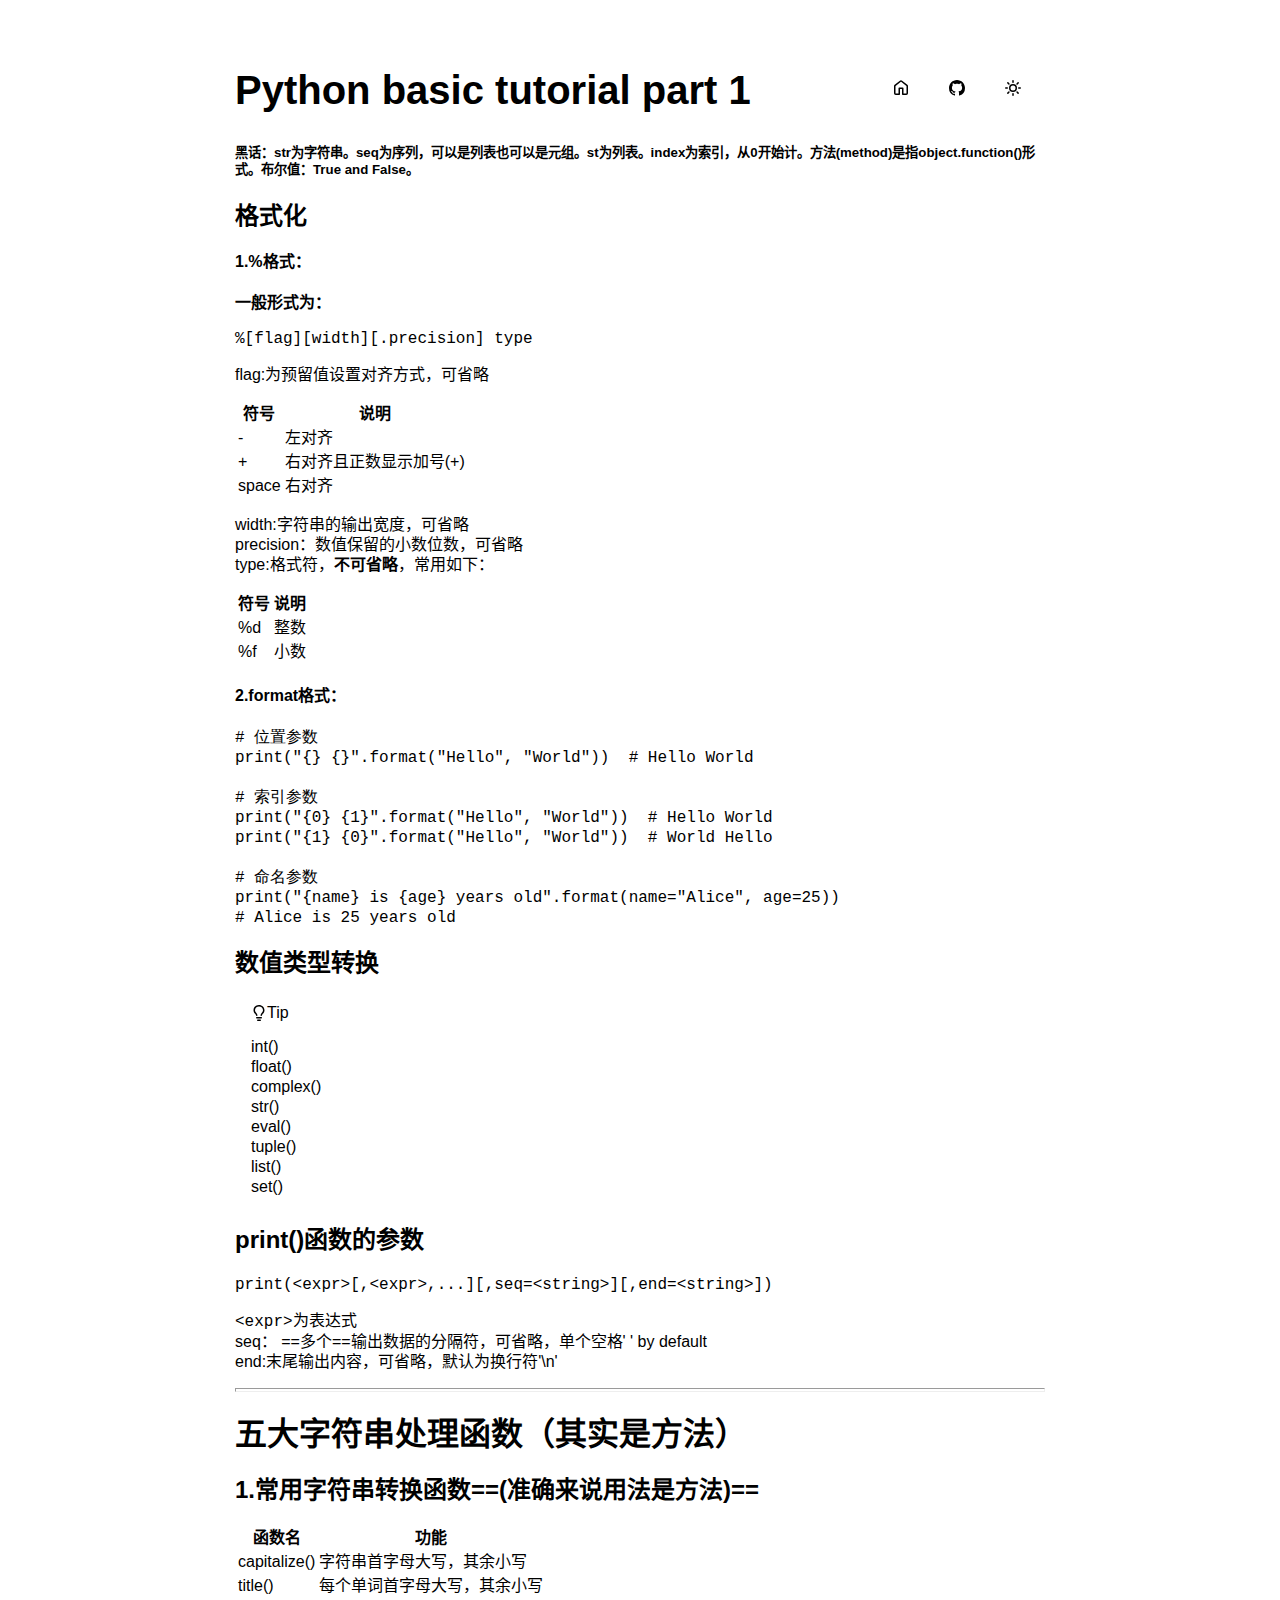
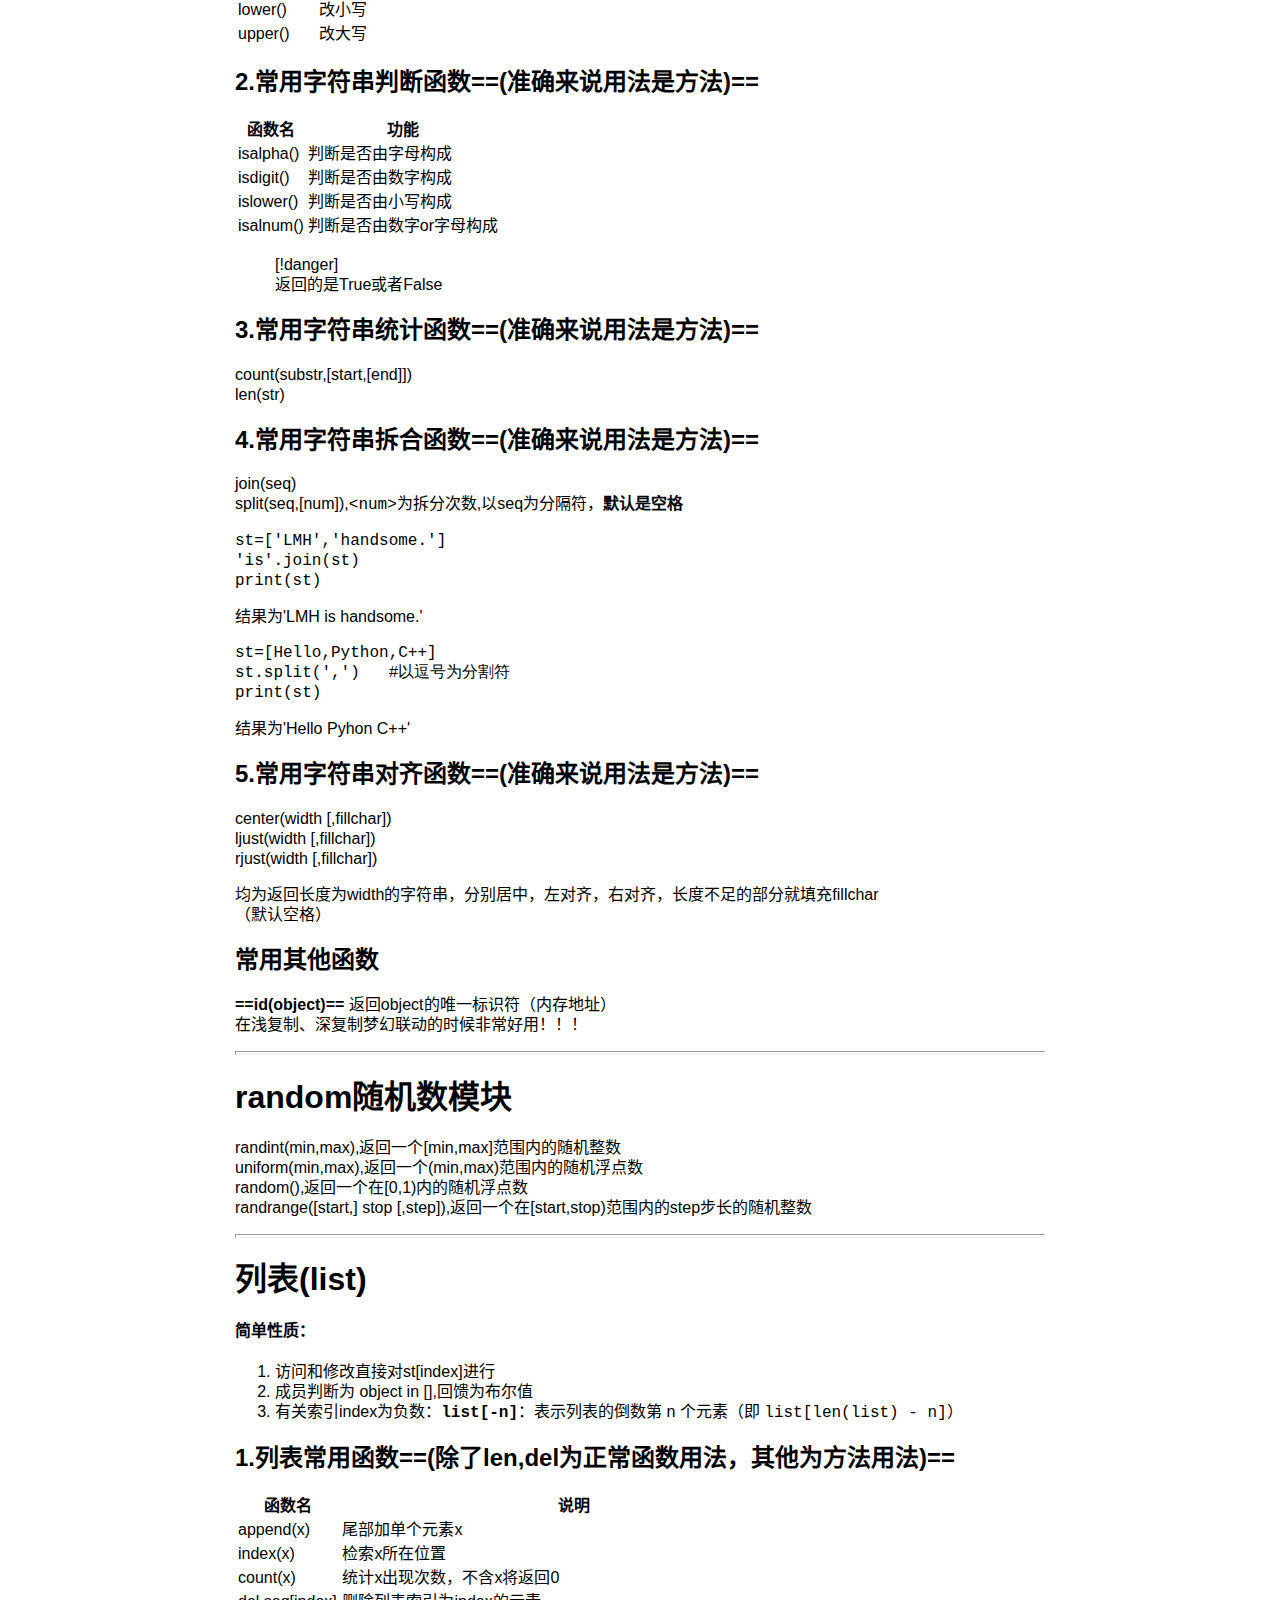
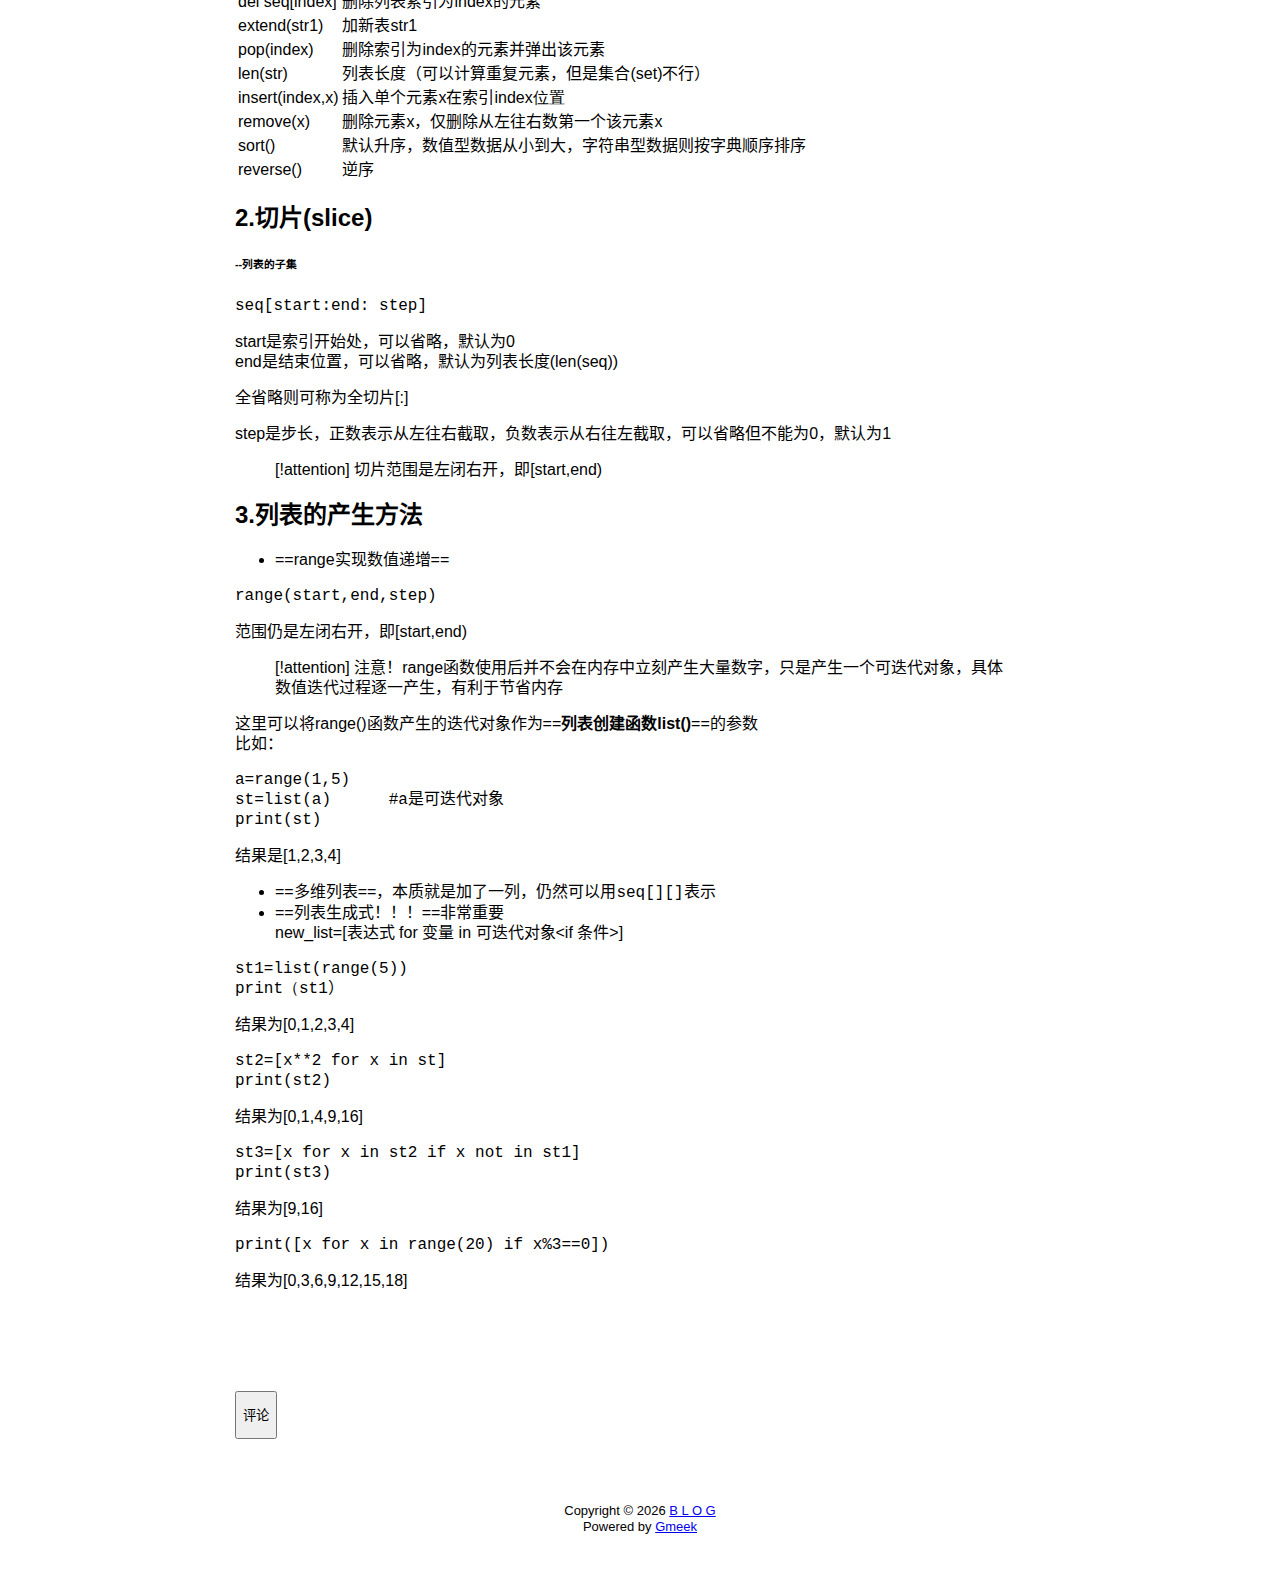
<file: docs/post/Python basic tutorial part 1.html>
<!DOCTYPE html>
<html data-color-mode="light" data-dark-theme="dark" data-light-theme="light" lang="zh-CN">
<head>
    <meta content="text/html; charset=utf-8" http-equiv="content-type" />
    <meta name="viewport" content="width=device-width,initial-scale=1.0">
    <meta http-equiv="X-UA-Compatible" content="IE=edge">
    <link href='https://mirrors.sustech.edu.cn/cdnjs/ajax/libs/Primer/21.0.7/primer.css' rel='stylesheet' />
    
    <link rel="icon" href="https://raw.githubusercontent.com/lmhstart/lmhstart.github.io/main/fnn.jpg"><script>
        let theme = localStorage.getItem("meek_theme") || "light";
        document.documentElement.setAttribute("data-color-mode", theme);
    </script>
<meta name="description" content="##### 黑话：str为字符串。">
<meta property="og:title" content="Python basic tutorial part 1">
<meta property="og:description" content="##### 黑话：str为字符串。">
<meta property="og:type" content="article">
<meta property="og:url" content="https://lmhstart.github.io/post/Python%20basic%20tutorial%20part%201.html">
<meta property="og:image" content="https://raw.githubusercontent.com/lmhstart/lmhstart.github.io/main/fnn.jpg">
<title>Python basic tutorial part 1</title>



</head>
<style>
body{box-sizing: border-box;min-width: 200px;max-width: 900px;margin: 20px auto;padding: 45px;font-size: 16px;font-family: sans-serif;line-height: 1.25;}
#header{display:flex;padding-bottom:8px;border-bottom: 1px solid var(--borderColor-muted, var(--color-border-muted));margin-bottom: 16px;}
#footer {margin-top:64px; text-align: center;font-size: small;}

</style>

<style>
.postTitle{margin: auto 0;font-size:40px;font-weight:bold;}
.title-right{display:flex;margin:auto 0 0 auto;}
.title-right .circle{padding: 14px 16px;margin-right:8px;}
#postBody{border-bottom: 1px solid var(--color-border-default);padding-bottom:36px;}
#postBody hr{height:2px;}
#cmButton{height:48px;margin-top:48px;}
#comments{margin-top:64px;}
.g-emoji{font-size:24px;}
@media (max-width: 600px) {
    body {padding: 8px;}
    .postTitle{font-size:24px;}
}

</style>
<style>.markdown-alert{padding:0.5rem 1rem;margin-bottom:1rem;border-left:.25em solid var(--borderColor-default,var(--color-border-default));}.markdown-alert .markdown-alert-title {display:flex;font-weight:var(--base-text-weight-medium,500);align-items:center;line-height:1;}.markdown-alert>:first-child {margin-top:0;}.markdown-alert>:last-child {margin-bottom:0;}</style><style>.markdown-alert.markdown-alert-tip {border-left-color:var(--borderColor-success-emphasis, var(--color-success-emphasis));background-color:var(--color-success-subtle);}.markdown-alert.markdown-alert-tip .markdown-alert-title {color: var(--fgColor-success,var(--color-success-fg));}</style>



<body>
    <div id="header">
<h1 class="postTitle">Python basic tutorial part 1</h1>
<div class="title-right">
    <a href="https://lmhstart.github.io" id="buttonHome" class="btn btn-invisible circle" title="首页">
        <svg class="octicon" width="16" height="16">
            <path id="pathHome" fill-rule="evenodd"></path>
        </svg>
    </a>
    
    <a href="https://github.com/lmhstart/lmhstart.github.io/issues/2" target="_blank" class="btn btn-invisible circle" title="Issue">
        <svg class="octicon" width="16" height="16">
            <path id="pathIssue" fill-rule="evenodd"></path>
        </svg>
    </a>
    

    <a class="btn btn-invisible circle" onclick="modeSwitch();" title="切换主题">
        <svg class="octicon" width="16" height="16" >
            <path id="themeSwitch" fill-rule="evenodd"></path>
        </svg>
    </a>

</div>
</div>
    <div id="content">
<div class="markdown-body" id="postBody"><h5>黑话：str为字符串。seq为序列，可以是列表也可以是元组。st为列表。index为索引，从0开始计。方法(method)是指object.function()形式。布尔值：True and False。</h5>
<h2>格式化</h2>
<h4>1.%格式：</h4>
<p><strong>一般形式为：</strong></p>
<pre lang="python" class="notranslate"><code class="notranslate">%[flag][width][.precision] type
</code></pre>
<p>flag:为预留值设置对齐方式，可省略</p>
<markdown-accessiblity-table><table role="table">
<thead>
<tr>
<th>符号</th>
<th>说明</th>
</tr>
</thead>
<tbody>
<tr>
<td>-</td>
<td>左对齐</td>
</tr>
<tr>
<td>+</td>
<td>右对齐且正数显示加号(+)</td>
</tr>
<tr>
<td>space</td>
<td>右对齐</td>
</tr>
</tbody>
</table></markdown-accessiblity-table>
<p>width:字符串的输出宽度，可省略<br>
precision：数值保留的小数位数，可省略<br>
type:格式符，<strong>不可省略</strong>，常用如下：</p>
<markdown-accessiblity-table><table role="table">
<thead>
<tr>
<th>符号</th>
<th>说明</th>
</tr>
</thead>
<tbody>
<tr>
<td>%d</td>
<td>整数</td>
</tr>
<tr>
<td>%f</td>
<td>小数</td>
</tr>
</tbody>
</table></markdown-accessiblity-table>
<h4>2.format格式：</h4>
<pre lang="python" class="notranslate"><code class="notranslate"># 位置参数
print("{} {}".format("Hello", "World"))  # Hello World

# 索引参数
print("{0} {1}".format("Hello", "World"))  # Hello World
print("{1} {0}".format("Hello", "World"))  # World Hello

# 命名参数
print("{name} is {age} years old".format(name="Alice", age=25))
# Alice is 25 years old
</code></pre>
<h2>数值类型转换</h2>
<div class="markdown-alert markdown-alert-tip"><p class="markdown-alert-title"><svg class="octicon octicon-light-bulb mr-2" viewBox="0 0 16 16" version="1.1" width="16" height="16" aria-hidden="true"><path d="M8 1.5c-2.363 0-4 1.69-4 3.75 0 .984.424 1.625.984 2.304l.214.253c.223.264.47.556.673.848.284.411.537.896.621 1.49a.75.75 0 0 1-1.484.211c-.04-.282-.163-.547-.37-.847a8.456 8.456 0 0 0-.542-.68c-.084-.1-.173-.205-.268-.32C3.201 7.75 2.5 6.766 2.5 5.25 2.5 2.31 4.863 0 8 0s5.5 2.31 5.5 5.25c0 1.516-.701 2.5-1.328 3.259-.095.115-.184.22-.268.319-.207.245-.383.453-.541.681-.208.3-.33.565-.37.847a.751.751 0 0 1-1.485-.212c.084-.593.337-1.078.621-1.489.203-.292.45-.584.673-.848.075-.088.147-.173.213-.253.561-.679.985-1.32.985-2.304 0-2.06-1.637-3.75-4-3.75ZM5.75 12h4.5a.75.75 0 0 1 0 1.5h-4.5a.75.75 0 0 1 0-1.5ZM6 15.25a.75.75 0 0 1 .75-.75h2.5a.75.75 0 0 1 0 1.5h-2.5a.75.75 0 0 1-.75-.75Z"></path></svg>Tip</p><p>int()<br>
float()<br>
complex()<br>
str()<br>
eval()<br>
tuple()<br>
list()<br>
set()</p>
</div>
<h2>print()函数的参数</h2>
<pre lang="python" class="notranslate"><code class="notranslate">print(&lt;expr&gt;[,&lt;expr&gt;,...][,seq=&lt;string&gt;][,end=&lt;string&gt;])
</code></pre>
<p><code class="notranslate">&lt;expr&gt;</code>为表达式<br>
seq： ==多个==输出数据的分隔符，可省略，单个空格' ' by default<br>
end:末尾输出内容，可省略，默认为换行符'\n'</p>
<hr>
<h1>五大字符串处理函数（其实是方法）</h1>
<h2>1.常用字符串转换函数==(准确来说用法是方法)==</h2>
<markdown-accessiblity-table><table role="table">
<thead>
<tr>
<th>函数名</th>
<th>功能</th>
</tr>
</thead>
<tbody>
<tr>
<td>capitalize()</td>
<td>字符串首字母大写，其余小写</td>
</tr>
<tr>
<td>title()</td>
<td>每个单词首字母大写，其余小写</td>
</tr>
<tr>
<td>lower()</td>
<td>改小写</td>
</tr>
<tr>
<td>upper()</td>
<td>改大写</td>
</tr>
</tbody>
</table></markdown-accessiblity-table>
<h2>2.常用字符串判断函数==(准确来说用法是方法)==</h2>
<markdown-accessiblity-table><table role="table">
<thead>
<tr>
<th>函数名</th>
<th>功能</th>
</tr>
</thead>
<tbody>
<tr>
<td>isalpha()</td>
<td>判断是否由字母构成</td>
</tr>
<tr>
<td>isdigit()</td>
<td>判断是否由数字构成</td>
</tr>
<tr>
<td>islower()</td>
<td>判断是否由小写构成</td>
</tr>
<tr>
<td>isalnum()</td>
<td>判断是否由数字or字母构成</td>
</tr>
</tbody>
</table></markdown-accessiblity-table>
<blockquote>
<p>[!danger]<br>
返回的是True或者False</p>
</blockquote>
<h2>3.常用字符串统计函数==(准确来说用法是方法)==</h2>
<p>count(substr,[start,[end]])<br>
len(str)</p>
<h2>4.常用字符串拆合函数==(准确来说用法是方法)==</h2>
<p>join(seq)<br>
split(seq,[num]),<code class="notranslate">&lt;num&gt;</code>为拆分次数,以seq为分隔符，<strong>默认是空格</strong></p>
<pre lang="python" class="notranslate"><code class="notranslate">st=['LMH','handsome.']
'is'.join(st)
print(st)
</code></pre>
<p>结果为'LMH is handsome.'</p>
<pre lang="python" class="notranslate"><code class="notranslate">st=[Hello,Python,C++]
st.split(',')   #以逗号为分割符
print(st)
</code></pre>
<p>结果为'Hello Pyhon C++'</p>
<h2>5.常用字符串对齐函数==(准确来说用法是方法)==</h2>
<p>center(width [,fillchar])<br>
ljust(width [,fillchar])<br>
rjust(width [,fillchar])</p>
<p>均为返回长度为width的字符串，分别居中，左对齐，右对齐，长度不足的部分就填充fillchar<br>
（默认空格）</p>
<h2>常用其他函数</h2>
<p><strong>==id(object)==</strong>  返回object的唯一标识符（内存地址）<br>
在浅复制、深复制梦幻联动的时候非常好用！！！</p>
<hr>
<h1>random随机数模块</h1>
<p>randint(min,max),返回一个[min,max]范围内的随机整数<br>
uniform(min,max),返回一个(min,max)范围内的随机浮点数<br>
random(),返回一个在[0,1)内的随机浮点数<br>
randrange([start,] stop [,step]),返回一个在[start,stop)范围内的step步长的随机整数</p>
<hr>
<h1>列表(list)</h1>
<h4>简单性质：</h4>
<ol>
<li>访问和修改直接对st[index]进行</li>
<li>成员判断为 object in [],回馈为布尔值</li>
<li>有关索引index为负数：<strong><code class="notranslate">list[-n]</code></strong>：表示列表的倒数第 n 个元素（即 <code class="notranslate">list[len(list) - n]</code>）</li>
</ol>
<h2>1.列表常用函数==(除了len,del为正常函数用法，其他为方法用法)==</h2>
<markdown-accessiblity-table><table role="table">
<thead>
<tr>
<th>函数名</th>
<th>说明</th>
</tr>
</thead>
<tbody>
<tr>
<td>append(x)</td>
<td>尾部加单个元素x</td>
</tr>
<tr>
<td>index(x)</td>
<td>检索x所在位置</td>
</tr>
<tr>
<td>count(x)</td>
<td>统计x出现次数，不含x将返回0</td>
</tr>
<tr>
<td>del seq[index]</td>
<td>删除列表索引为index的元素</td>
</tr>
<tr>
<td>extend(str1)</td>
<td>加新表str1</td>
</tr>
<tr>
<td>pop(index)</td>
<td>删除索引为index的元素并弹出该元素</td>
</tr>
<tr>
<td>len(str)</td>
<td>列表长度（可以计算重复元素，但是集合(set)不行）</td>
</tr>
<tr>
<td>insert(index,x)</td>
<td>插入单个元素x在索引index位置</td>
</tr>
<tr>
<td>remove(x)</td>
<td>删除元素x，仅删除从左往右数第一个该元素x</td>
</tr>
<tr>
<td>sort()</td>
<td>默认升序，数值型数据从小到大，字符串型数据则按字典顺序排序</td>
</tr>
<tr>
<td>reverse()</td>
<td>逆序</td>
</tr>
</tbody>
</table></markdown-accessiblity-table>
<h2>2.切片(slice)</h2>
<h6>--列表的子集</h6>
<pre lang="python" class="notranslate"><code class="notranslate">seq[start:end: step]
</code></pre>
<p>start是索引开始处，可以省略，默认为0<br>
end是结束位置，可以省略，默认为列表长度(len(seq))</p>
<p>全省略则可称为全切片[:]</p>
<p>step是步长，正数表示从左往右截取，负数表示从右往左截取，可以省略但不能为0，默认为1</p>
<blockquote>
<p>[!attention] 切片范围是左闭右开，即[start,end)</p>
</blockquote>
<h2>3.列表的产生方法</h2>
<ul>
<li>==range实现数值递增==</li>
</ul>
<pre lang="python" class="notranslate"><code class="notranslate">range(start,end,step)
</code></pre>
<p>范围仍是左闭右开，即[start,end)</p>
<blockquote>
<p>[!attention] 注意！range函数使用后并不会在内存中立刻产生大量数字，只是产生一个可迭代对象，具体数值迭代过程逐一产生，有利于节省内存</p>
</blockquote>
<p>这里可以将range()函数产生的迭代对象作为==<strong>列表创建函数list()</strong>==的参数<br>
比如：</p>
<pre lang="python" class="notranslate"><code class="notranslate">a=range(1,5)
st=list(a)      #a是可迭代对象
print(st)
</code></pre>
<p>结果是[1,2,3,4]</p>
<ul>
<li>==多维列表==，本质就是加了一列，仍然可以用<code class="notranslate">seq[][]</code>表示</li>
<li>==列表生成式！！！==非常重要<br>
new_list=[表达式 for 变量 in 可迭代对象&lt;if 条件&gt;]</li>
</ul>
<pre lang="python" class="notranslate"><code class="notranslate">st1=list(range(5))
print（st1）
</code></pre>
<p>结果为[0,1,2,3,4]</p>
<pre lang="python" class="notranslate"><code class="notranslate">st2=[x**2 for x in st]
print(st2)
</code></pre>
<p>结果为[0,1,4,9,16]</p>
<pre lang="python" class="notranslate"><code class="notranslate">st3=[x for x in st2 if x not in st1]
print(st3)
</code></pre>
<p>结果为[9,16]</p>
<pre lang="python" class="notranslate"><code class="notranslate">print([x for x in range(20) if x%3==0])
</code></pre>
<p>结果为[0,3,6,9,12,15,18]</p></div>
<div style="font-size:small;margin-top:8px;float:right;"></div>

<button class="btn btn-block" type="button" onclick="openComments()" id="cmButton">评论</button>
<div class="comments" id="comments"></div>

</div>
    <div id="footer"><div id="footer1">Copyright © <span id="copyrightYear"></span> <a href="https://lmhstart.github.io">B L O G</a></div>
<div id="footer2">
    <span id="runday"></span><span>Powered by <a href="https://meekdai.com/Gmeek.html" target="_blank">Gmeek</a></span>
</div>

<script>
var now=new Date();
document.getElementById("copyrightYear").innerHTML=now.getFullYear();

if(""!=""){
    var startSite=new Date("");
    var diff=now.getTime()-startSite.getTime();
    var diffDay=Math.floor(diff/(1000*60*60*24));
    document.getElementById("runday").innerHTML="网站运行 "+diffDay+" 天"+" • ";
}
</script></div>
</body>
<script>
var IconList={'sun': 'M8 10.5a2.5 2.5 0 100-5 2.5 2.5 0 000 5zM8 12a4 4 0 100-8 4 4 0 000 8zM8 0a.75.75 0 01.75.75v1.5a.75.75 0 01-1.5 0V.75A.75.75 0 018 0zm0 13a.75.75 0 01.75.75v1.5a.75.75 0 01-1.5 0v-1.5A.75.75 0 018 13zM2.343 2.343a.75.75 0 011.061 0l1.06 1.061a.75.75 0 01-1.06 1.06l-1.06-1.06a.75.75 0 010-1.06zm9.193 9.193a.75.75 0 011.06 0l1.061 1.06a.75.75 0 01-1.06 1.061l-1.061-1.06a.75.75 0 010-1.061zM16 8a.75.75 0 01-.75.75h-1.5a.75.75 0 010-1.5h1.5A.75.75 0 0116 8zM3 8a.75.75 0 01-.75.75H.75a.75.75 0 010-1.5h1.5A.75.75 0 013 8zm10.657-5.657a.75.75 0 010 1.061l-1.061 1.06a.75.75 0 11-1.06-1.06l1.06-1.06a.75.75 0 011.06 0zm-9.193 9.193a.75.75 0 010 1.06l-1.06 1.061a.75.75 0 11-1.061-1.06l1.06-1.061a.75.75 0 011.061 0z', 'moon': 'M9.598 1.591a.75.75 0 01.785-.175 7 7 0 11-8.967 8.967.75.75 0 01.961-.96 5.5 5.5 0 007.046-7.046.75.75 0 01.175-.786zm1.616 1.945a7 7 0 01-7.678 7.678 5.5 5.5 0 107.678-7.678z', 'sync': 'M1.705 8.005a.75.75 0 0 1 .834.656 5.5 5.5 0 0 0 9.592 2.97l-1.204-1.204a.25.25 0 0 1 .177-.427h3.646a.25.25 0 0 1 .25.25v3.646a.25.25 0 0 1-.427.177l-1.38-1.38A7.002 7.002 0 0 1 1.05 8.84a.75.75 0 0 1 .656-.834ZM8 2.5a5.487 5.487 0 0 0-4.131 1.869l1.204 1.204A.25.25 0 0 1 4.896 6H1.25A.25.25 0 0 1 1 5.75V2.104a.25.25 0 0 1 .427-.177l1.38 1.38A7.002 7.002 0 0 1 14.95 7.16a.75.75 0 0 1-1.49.178A5.5 5.5 0 0 0 8 2.5Z', 'home': 'M6.906.664a1.749 1.749 0 0 1 2.187 0l5.25 4.2c.415.332.657.835.657 1.367v7.019A1.75 1.75 0 0 1 13.25 15h-3.5a.75.75 0 0 1-.75-.75V9H7v5.25a.75.75 0 0 1-.75.75h-3.5A1.75 1.75 0 0 1 1 13.25V6.23c0-.531.242-1.034.657-1.366l5.25-4.2Zm1.25 1.171a.25.25 0 0 0-.312 0l-5.25 4.2a.25.25 0 0 0-.094.196v7.019c0 .138.112.25.25.25H5.5V8.25a.75.75 0 0 1 .75-.75h3.5a.75.75 0 0 1 .75.75v5.25h2.75a.25.25 0 0 0 .25-.25V6.23a.25.25 0 0 0-.094-.195Z', 'github': 'M8 0c4.42 0 8 3.58 8 8a8.013 8.013 0 0 1-5.45 7.59c-.4.08-.55-.17-.55-.38 0-.27.01-1.13.01-2.2 0-.75-.25-1.23-.54-1.48 1.78-.2 3.65-.88 3.65-3.95 0-.88-.31-1.59-.82-2.15.08-.2.36-1.02-.08-2.12 0 0-.67-.22-2.2.82-.64-.18-1.32-.27-2-.27-.68 0-1.36.09-2 .27-1.53-1.03-2.2-.82-2.2-.82-.44 1.1-.16 1.92-.08 2.12-.51.56-.82 1.28-.82 2.15 0 3.06 1.86 3.75 3.64 3.95-.23.2-.44.55-.51 1.07-.46.21-1.61.55-2.33-.66-.15-.24-.6-.83-1.23-.82-.67.01-.27.38.01.53.34.19.73.9.82 1.13.16.45.68 1.31 2.69.94 0 .67.01 1.3.01 1.49 0 .21-.15.45-.55.38A7.995 7.995 0 0 1 0 8c0-4.42 3.58-8 8-8Z'};
var utterancesLoad=0;

let themeSettings={
    "dark": ["dark","moon","#00f0ff","dark-blue"],
    "light": ["light","sun","#ff5000","github-light"],
    "auto": ["auto","sync","","preferred-color-scheme"]
};
function changeTheme(mode, icon, color, utheme){
    document.documentElement.setAttribute("data-color-mode",mode);
    document.getElementById("themeSwitch").setAttribute("d",value=IconList[icon]);
    document.getElementById("themeSwitch").parentNode.style.color=color;
    if(utterancesLoad==1){utterancesTheme(utheme);}
}
function modeSwitch(){
    let currentMode=document.documentElement.getAttribute('data-color-mode');
    let newMode = currentMode === "light" ? "dark" : currentMode === "dark" ? "auto" : "light";
    localStorage.setItem("meek_theme", newMode);
    if(themeSettings[newMode]){
        changeTheme(...themeSettings[newMode]);
    }
}
function utterancesTheme(theme){
    const message={type:'set-theme',theme: theme};
    const iframe=document.getElementsByClassName('utterances-frame')[0];
    iframe.contentWindow.postMessage(message,'https://utteranc.es');
}
if(themeSettings[theme]){changeTheme(...themeSettings[theme]);}
console.log("\n %c Gmeek last https://github.com/Meekdai/Gmeek \n","padding:5px 0;background:#02d81d;color:#fff");
</script>

<script>
document.getElementById("pathHome").setAttribute("d",IconList["home"]);
document.getElementById("pathIssue").setAttribute("d",IconList["github"]);



function openComments(){
    cm=document.getElementById("comments");
    cmButton=document.getElementById("cmButton");
    cmButton.disabled=true;
    cmButton.innerHTML="loading";
    span=document.createElement("span");
    span.setAttribute("class","AnimatedEllipsis");
    cmButton.appendChild(span);

    script=document.createElement("script");
    script.setAttribute("src","https://utteranc.es/client.js");
    script.setAttribute("repo","lmhstart/lmhstart.github.io");
    script.setAttribute("issue-term","title");
    
    if(localStorage.getItem("meek_theme")=="dark"){script.setAttribute("theme","dark-blue");}
    else if(localStorage.getItem("meek_theme")=="light") {script.setAttribute("theme","github-light");}
    else{script.setAttribute("theme","preferred-color-scheme");}
    
    script.setAttribute("crossorigin","anonymous");
    script.setAttribute("async","");
    cm.appendChild(script);

    int=self.setInterval("iFrameLoading()",200);
}

function iFrameLoading(){
    var utterances=document.getElementsByClassName('utterances');
    if(utterances.length==1){
        if(utterances[0].style.height!=""){
            utterancesLoad=1;
            int=window.clearInterval(int);
            document.getElementById("cmButton").style.display="none";
            console.log("utterances Load OK");
        }
    }
}



</script>


</html>
</file>
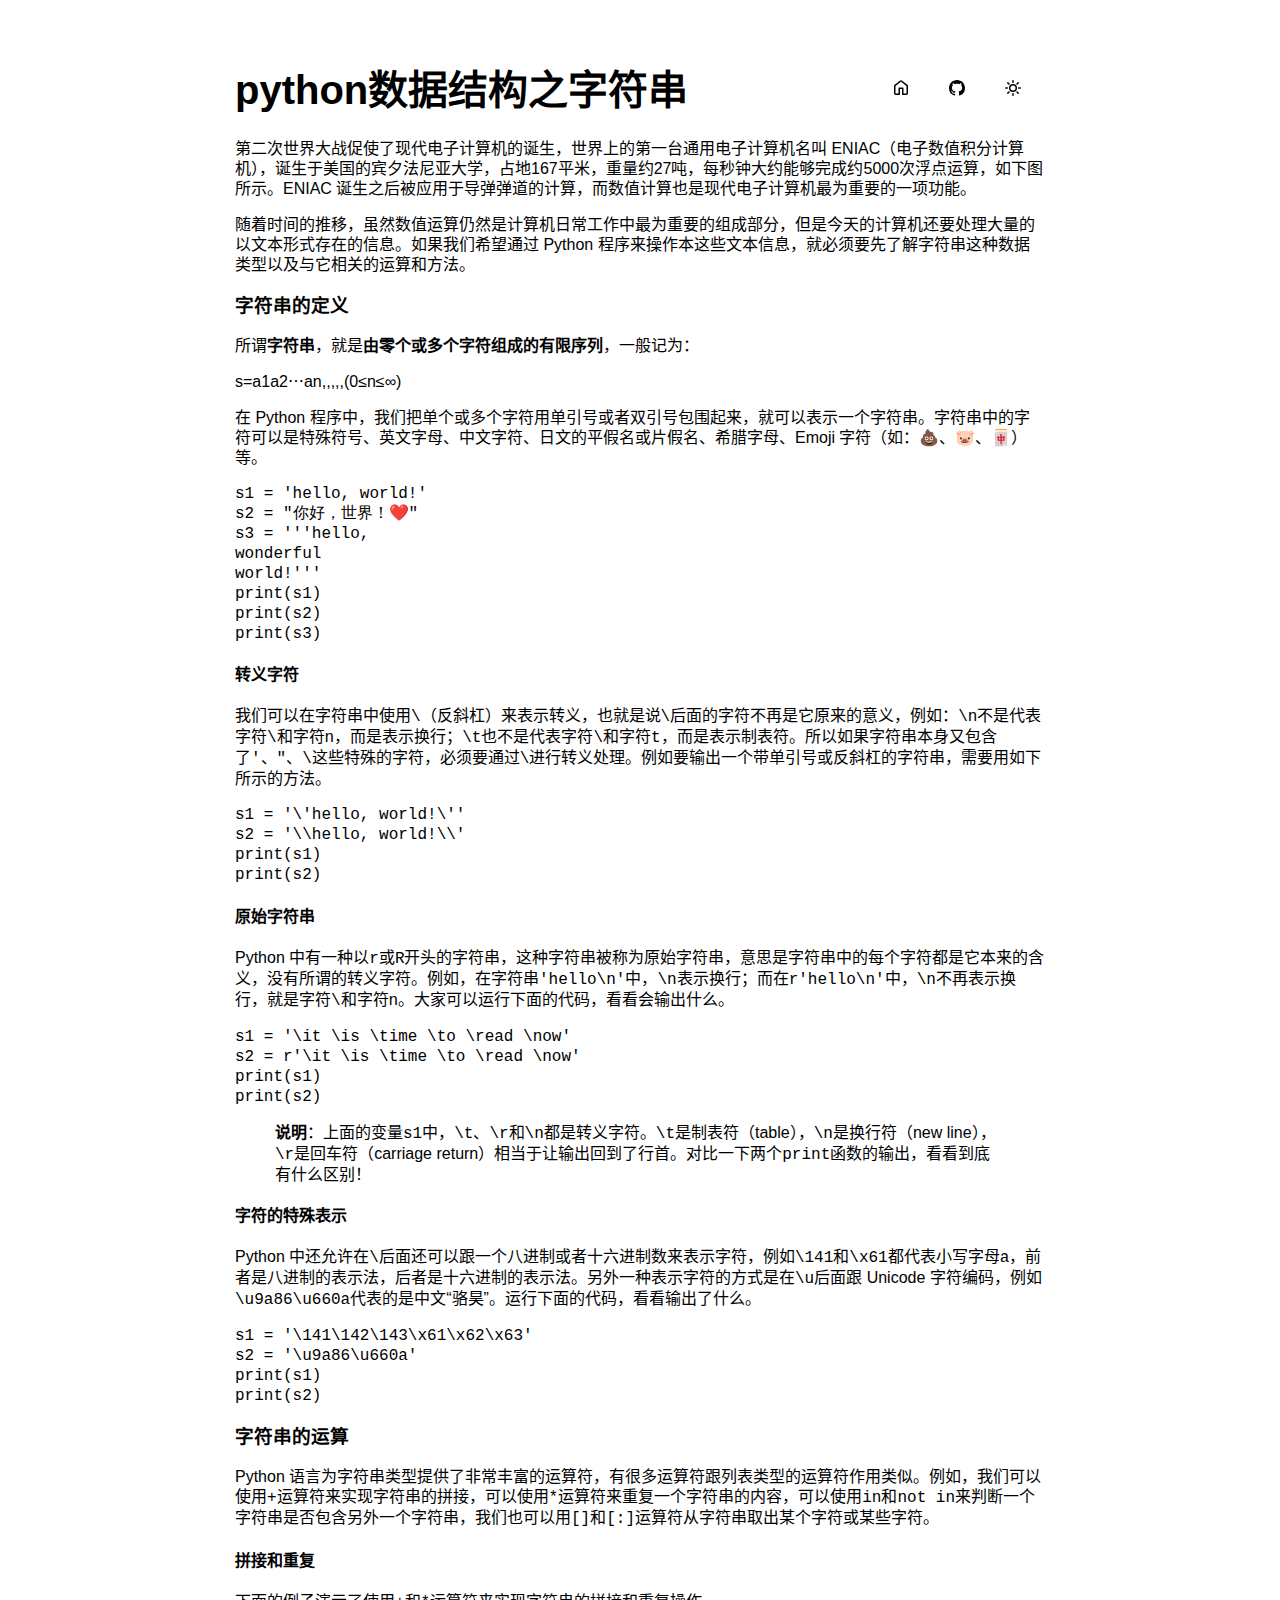
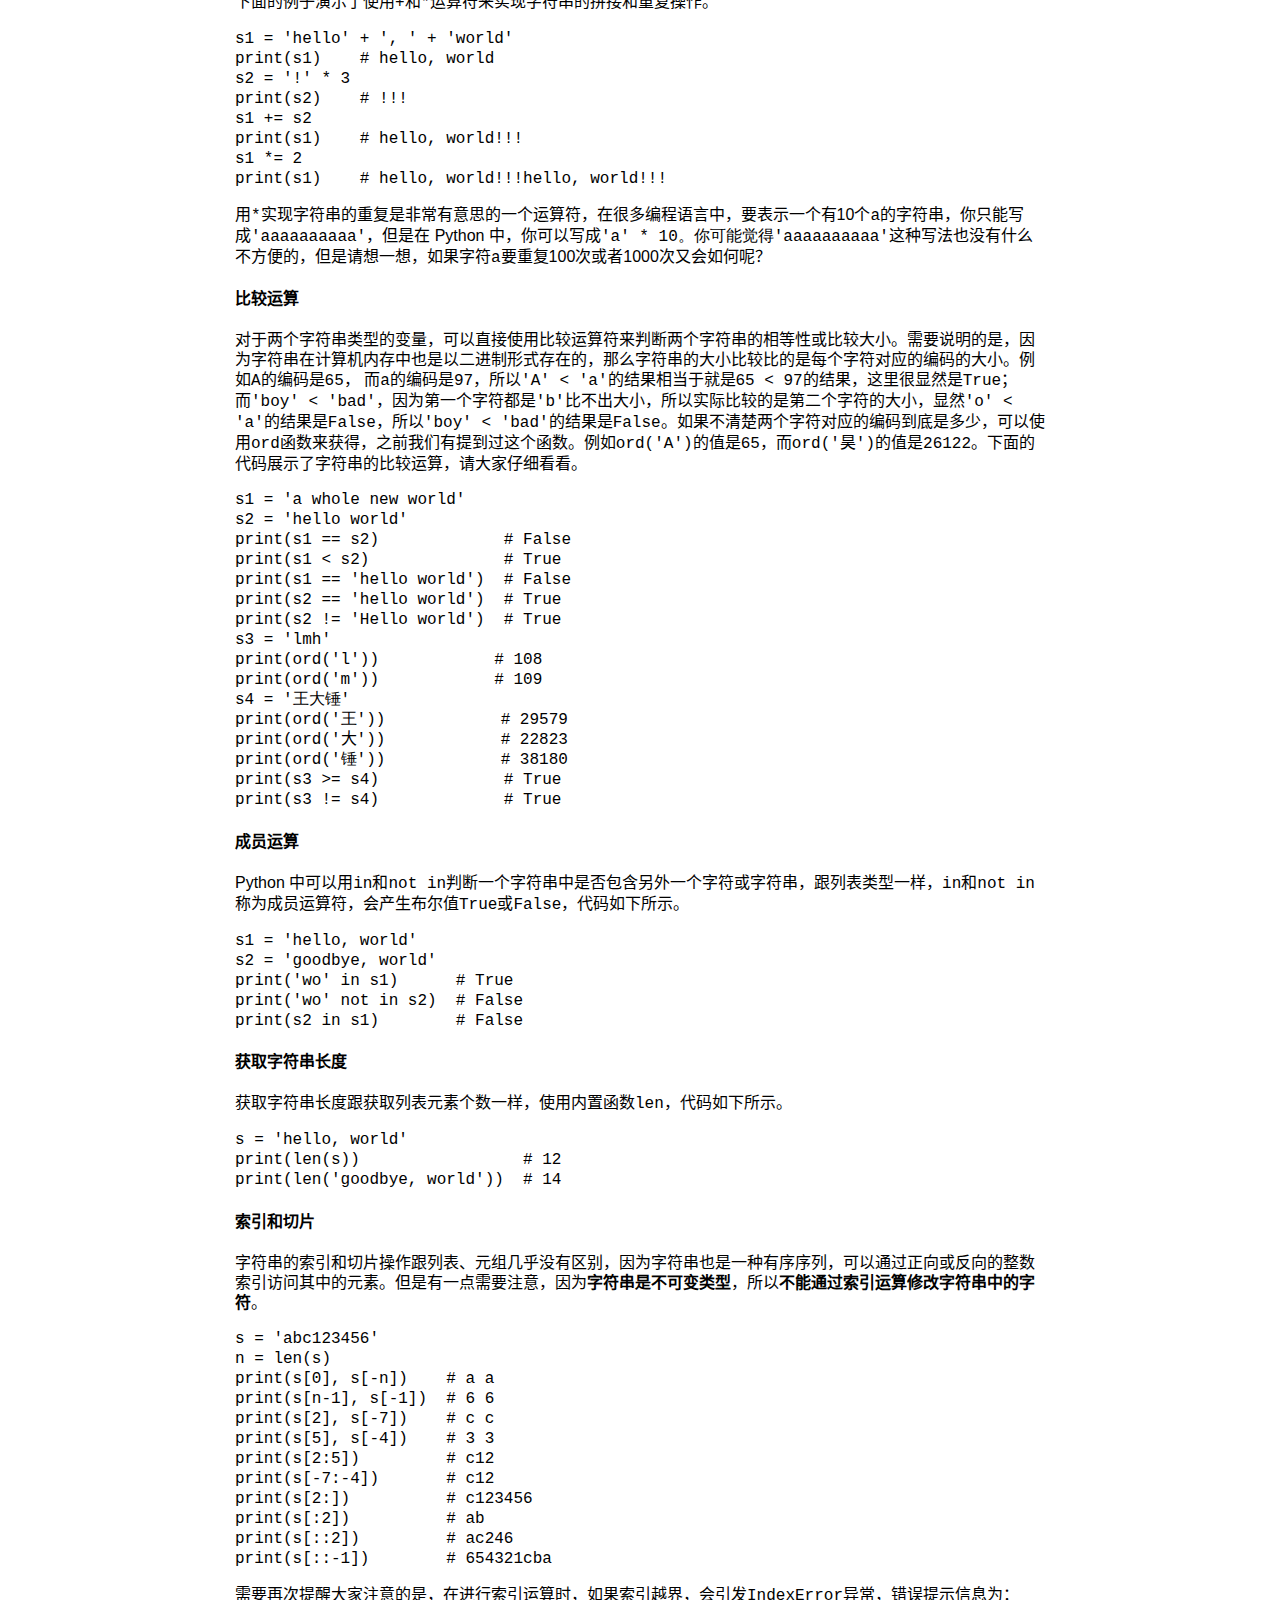
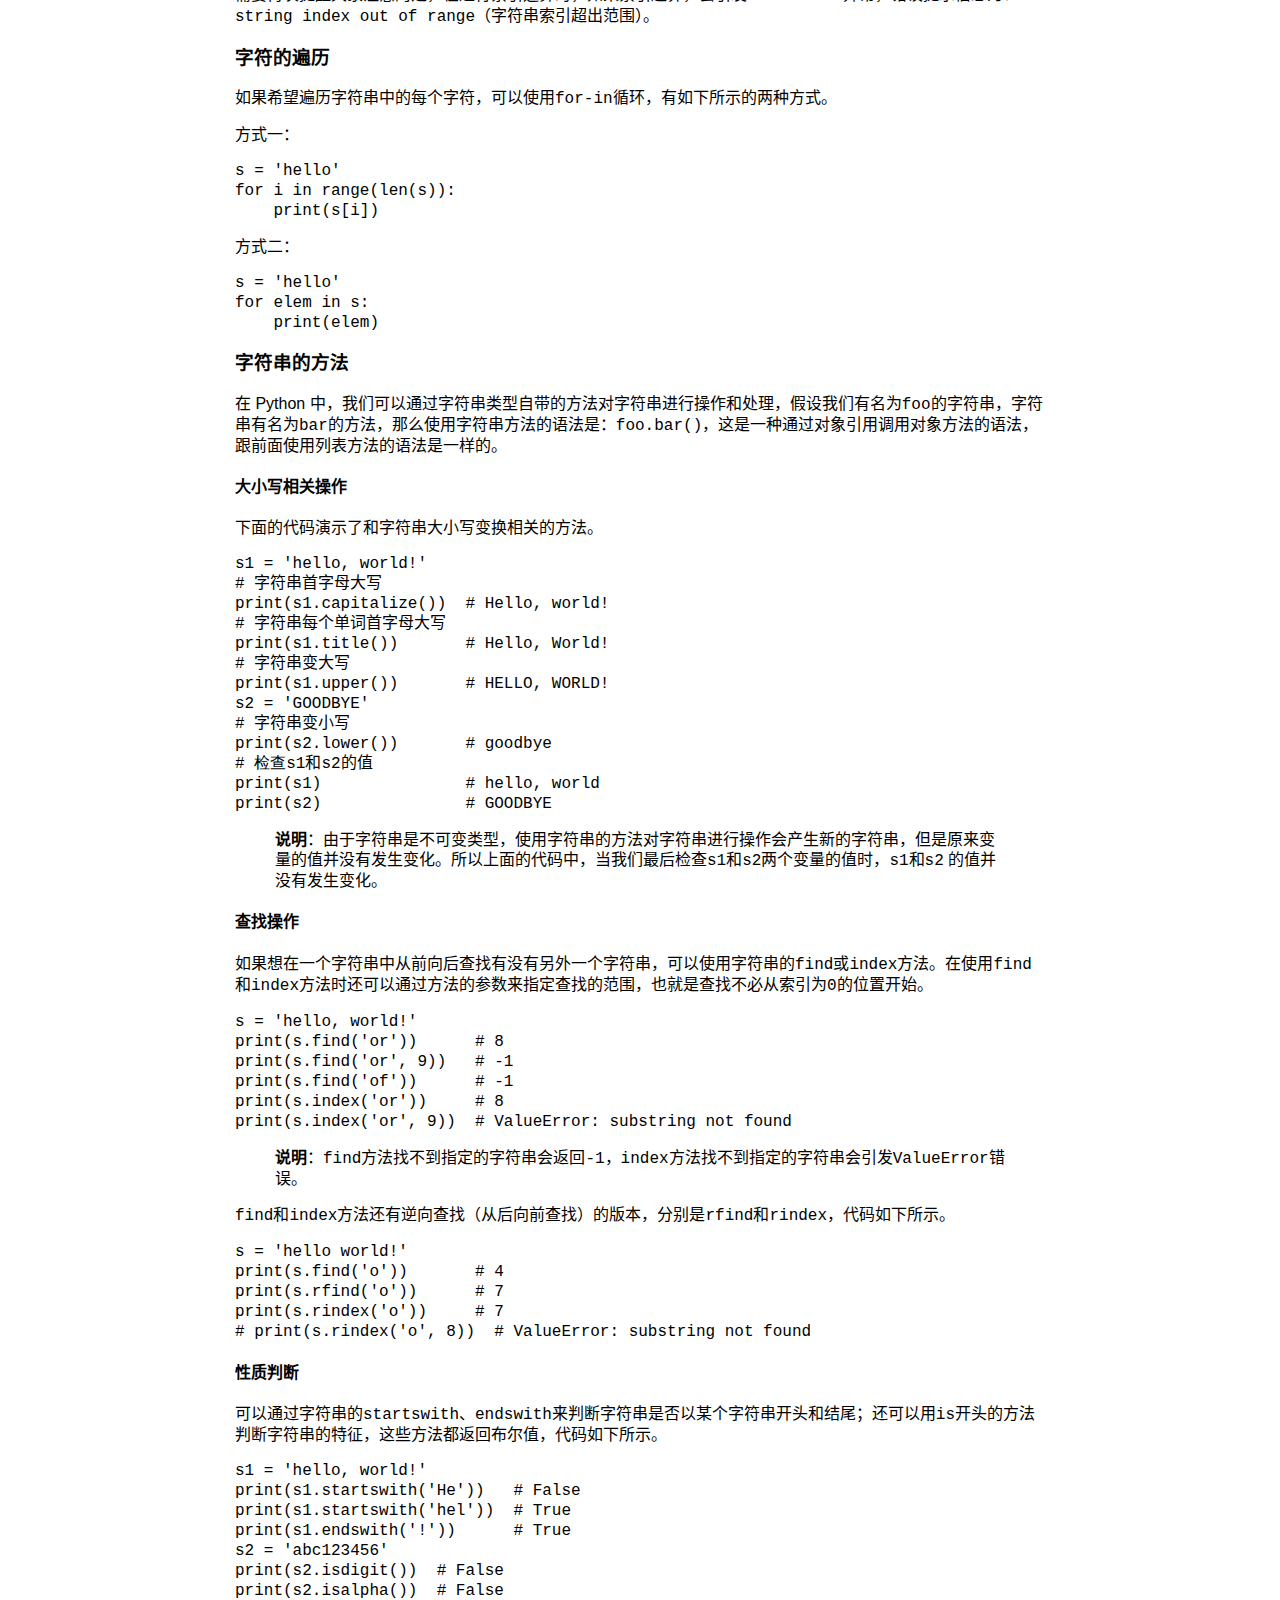
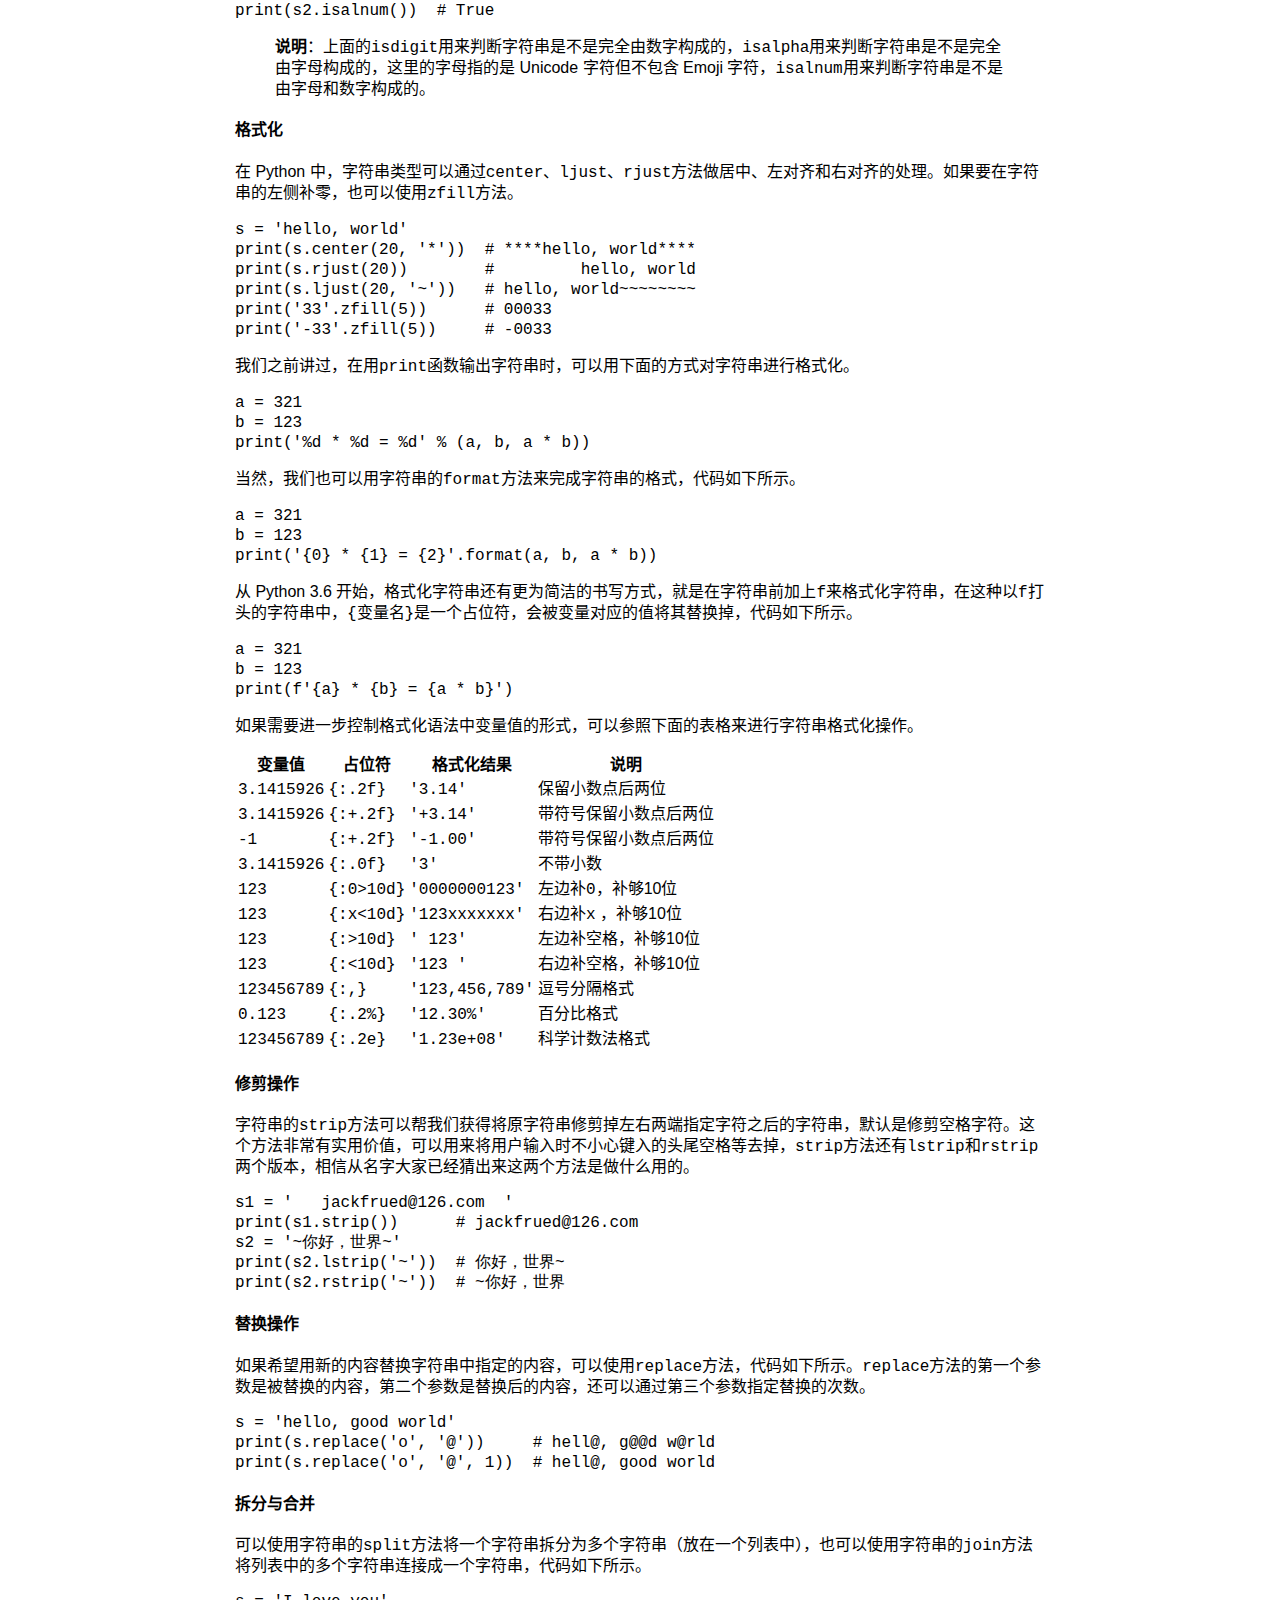
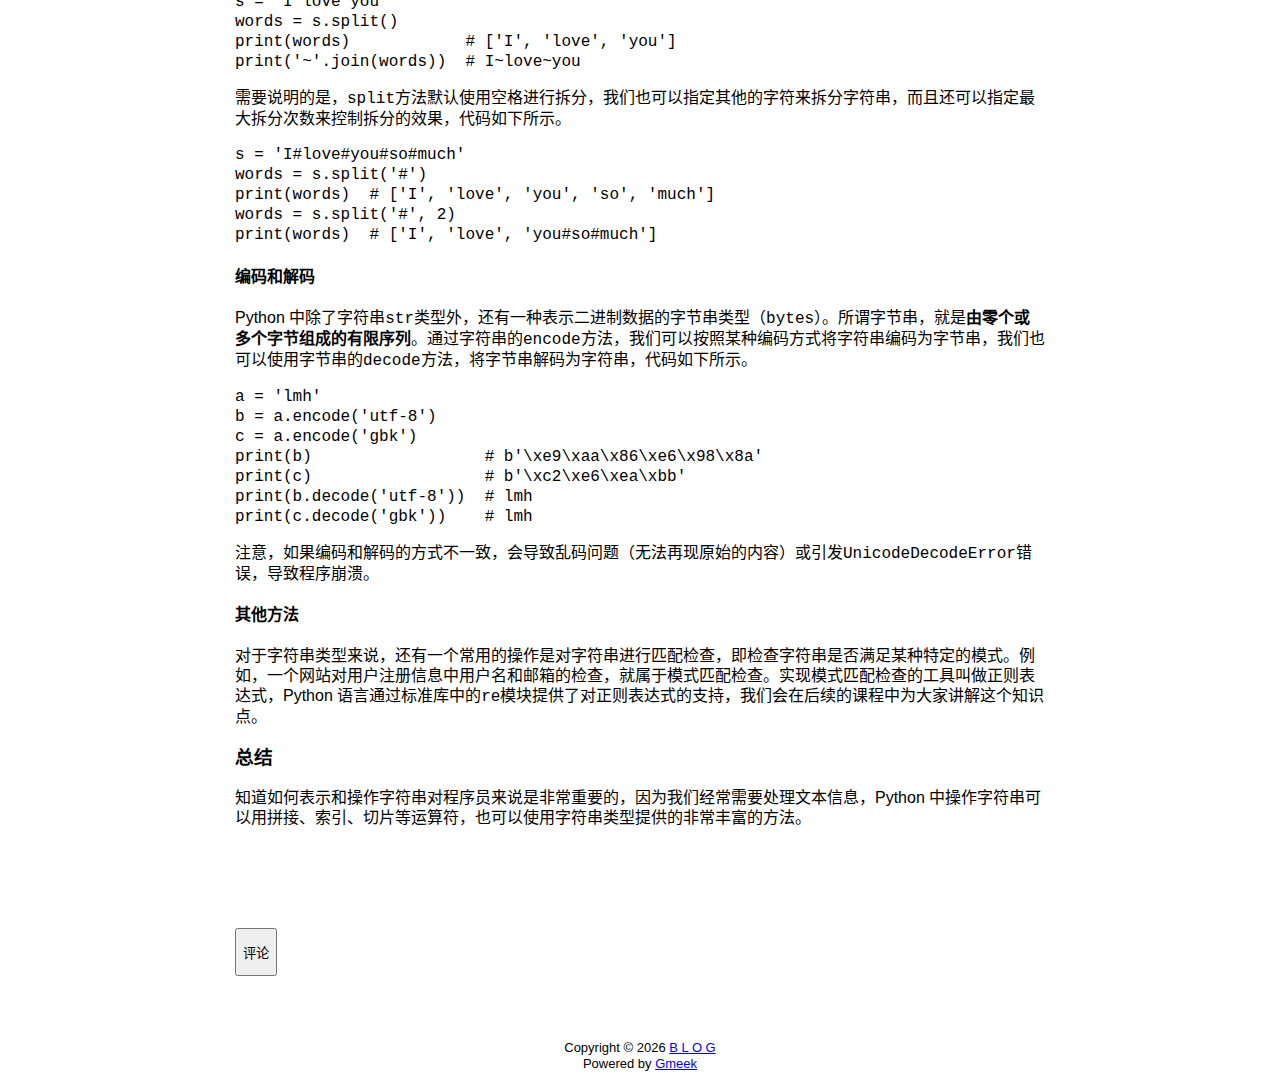
<file: docs/post/python-shu-ju-jie-gou-zhi-zi-fu-chuan.html>
<!DOCTYPE html>
<html data-color-mode="light" data-dark-theme="dark" data-light-theme="light" lang="zh-CN">
<head>
    <meta content="text/html; charset=utf-8" http-equiv="content-type" />
    <meta name="viewport" content="width=device-width,initial-scale=1.0">
    <meta http-equiv="X-UA-Compatible" content="IE=edge">
    <link href='https://mirrors.sustech.edu.cn/cdnjs/ajax/libs/Primer/21.0.7/primer.css' rel='stylesheet' />
    
    <link rel="icon" href="https://raw.githubusercontent.com/lmhstart/lmhstart.github.io/main/fnn.jpg"><script>
        let theme = localStorage.getItem("meek_theme") || "light";
        document.documentElement.setAttribute("data-color-mode", theme);
    </script>
<meta name="description" content="
第二次世界大战促使了现代电子计算机的诞生，世界上的第一台通用电子计算机名叫 ENIAC（电子数值积分计算机），诞生于美国的宾夕法尼亚大学，占地167平米，重量约27吨，每秒钟大约能够完成约5000次浮点运算，如下图所示。">
<meta property="og:title" content="python数据结构之字符串">
<meta property="og:description" content="
第二次世界大战促使了现代电子计算机的诞生，世界上的第一台通用电子计算机名叫 ENIAC（电子数值积分计算机），诞生于美国的宾夕法尼亚大学，占地167平米，重量约27吨，每秒钟大约能够完成约5000次浮点运算，如下图所示。">
<meta property="og:type" content="article">
<meta property="og:url" content="https://lmhstart.github.io/post/python-shu-ju-jie-gou-zhi-zi-fu-chuan.html">
<meta property="og:image" content="https://raw.githubusercontent.com/lmhstart/lmhstart.github.io/main/fnn.jpg">
<title>python数据结构之字符串</title>



</head>
<style>
body{box-sizing: border-box;min-width: 200px;max-width: 900px;margin: 20px auto;padding: 45px;font-size: 16px;font-family: sans-serif;line-height: 1.25;}
#header{display:flex;padding-bottom:8px;border-bottom: 1px solid var(--borderColor-muted, var(--color-border-muted));margin-bottom: 16px;}
#footer {margin-top:64px; text-align: center;font-size: small;}

</style>

<style>
.postTitle{margin: auto 0;font-size:40px;font-weight:bold;}
.title-right{display:flex;margin:auto 0 0 auto;}
.title-right .circle{padding: 14px 16px;margin-right:8px;}
#postBody{border-bottom: 1px solid var(--color-border-default);padding-bottom:36px;}
#postBody hr{height:2px;}
#cmButton{height:48px;margin-top:48px;}
#comments{margin-top:64px;}
.g-emoji{font-size:24px;}
@media (max-width: 600px) {
    body {padding: 8px;}
    .postTitle{font-size:24px;}
}

</style>




<body>
    <div id="header">
<h1 class="postTitle">python数据结构之字符串</h1>
<div class="title-right">
    <a href="https://lmhstart.github.io" id="buttonHome" class="btn btn-invisible circle" title="首页">
        <svg class="octicon" width="16" height="16">
            <path id="pathHome" fill-rule="evenodd"></path>
        </svg>
    </a>
    
    <a href="https://github.com/lmhstart/lmhstart.github.io/issues/8" target="_blank" class="btn btn-invisible circle" title="Issue">
        <svg class="octicon" width="16" height="16">
            <path id="pathIssue" fill-rule="evenodd"></path>
        </svg>
    </a>
    

    <a class="btn btn-invisible circle" onclick="modeSwitch();" title="切换主题">
        <svg class="octicon" width="16" height="16" >
            <path id="themeSwitch" fill-rule="evenodd"></path>
        </svg>
    </a>

</div>
</div>
    <div id="content">
<div class="markdown-body" id="postBody"><p>第二次世界大战促使了现代电子计算机的诞生，世界上的第一台通用电子计算机名叫 ENIAC（电子数值积分计算机），诞生于美国的宾夕法尼亚大学，占地167平米，重量约27吨，每秒钟大约能够完成约5000次浮点运算，如下图所示。ENIAC 诞生之后被应用于导弹弹道的计算，而数值计算也是现代电子计算机最为重要的一项功能。</p>
<p>随着时间的推移，虽然数值运算仍然是计算机日常工作中最为重要的组成部分，但是今天的计算机还要处理大量的以文本形式存在的信息。如果我们希望通过 Python 程序来操作本这些文本信息，就必须要先了解字符串这种数据类型以及与它相关的运算和方法。</p>
<h3>字符串的定义</h3>
<p>所谓<strong>字符串</strong>，就是<strong>由零个或多个字符组成的有限序列</strong>，一般记为：</p>
<p>s=a1a2⋯an,,,,,(0≤n≤∞)</p>
<p>在 Python 程序中，我们把单个或多个字符用单引号或者双引号包围起来，就可以表示一个字符串。字符串中的字符可以是特殊符号、英文字母、中文字符、日文的平假名或片假名、希腊字母、Emoji 字符（如：💩、🐷、🀄️）等。</p>
<pre lang="python" class="notranslate"><code class="notranslate">s1 = 'hello, world!'
s2 = "你好，世界！❤️"
s3 = '''hello,
wonderful
world!'''
print(s1)
print(s2)
print(s3)
</code></pre>
<h4>转义字符</h4>
<p>我们可以在字符串中使用<code class="notranslate">\</code>（反斜杠）来表示转义，也就是说<code class="notranslate">\</code>后面的字符不再是它原来的意义，例如：<code class="notranslate">\n</code>不是代表字符<code class="notranslate">\</code>和字符<code class="notranslate">n</code>，而是表示换行；<code class="notranslate">\t</code>也不是代表字符<code class="notranslate">\</code>和字符<code class="notranslate">t</code>，而是表示制表符。所以如果字符串本身又包含了<code class="notranslate">'</code>、<code class="notranslate">"</code>、<code class="notranslate">\</code>这些特殊的字符，必须要通过<code class="notranslate">\</code>进行转义处理。例如要输出一个带单引号或反斜杠的字符串，需要用如下所示的方法。</p>
<pre lang="python" class="notranslate"><code class="notranslate">s1 = '\'hello, world!\''
s2 = '\\hello, world!\\'
print(s1)
print(s2)
</code></pre>
<h4>原始字符串</h4>
<p>Python 中有一种以<code class="notranslate">r</code>或<code class="notranslate">R</code>开头的字符串，这种字符串被称为原始字符串，意思是字符串中的每个字符都是它本来的含义，没有所谓的转义字符。例如，在字符串<code class="notranslate">'hello\n'</code>中，<code class="notranslate">\n</code>表示换行；而在<code class="notranslate">r'hello\n'</code>中，<code class="notranslate">\n</code>不再表示换行，就是字符<code class="notranslate">\</code>和字符<code class="notranslate">n</code>。大家可以运行下面的代码，看看会输出什么。</p>
<pre lang="python" class="notranslate"><code class="notranslate">s1 = '\it \is \time \to \read \now'
s2 = r'\it \is \time \to \read \now'
print(s1)
print(s2)
</code></pre>
<blockquote>
<p><strong>说明</strong>：上面的变量<code class="notranslate">s1</code>中，<code class="notranslate">\t</code>、<code class="notranslate">\r</code>和<code class="notranslate">\n</code>都是转义字符。<code class="notranslate">\t</code>是制表符（table），<code class="notranslate">\n</code>是换行符（new line），<code class="notranslate">\r</code>是回车符（carriage return）相当于让输出回到了行首。对比一下两个<code class="notranslate">print</code>函数的输出，看看到底有什么区别！</p>
</blockquote>
<h4>字符的特殊表示</h4>
<p>Python 中还允许在<code class="notranslate">\</code>后面还可以跟一个八进制或者十六进制数来表示字符，例如<code class="notranslate">\141</code>和<code class="notranslate">\x61</code>都代表小写字母<code class="notranslate">a</code>，前者是八进制的表示法，后者是十六进制的表示法。另外一种表示字符的方式是在<code class="notranslate">\u</code>后面跟 Unicode 字符编码，例如<code class="notranslate">\u9a86\u660a</code>代表的是中文“骆昊”。运行下面的代码，看看输出了什么。</p>
<pre lang="python" class="notranslate"><code class="notranslate">s1 = '\141\142\143\x61\x62\x63'
s2 = '\u9a86\u660a'
print(s1)
print(s2)
</code></pre>
<h3>字符串的运算</h3>
<p>Python 语言为字符串类型提供了非常丰富的运算符，有很多运算符跟列表类型的运算符作用类似。例如，我们可以使用<code class="notranslate">+</code>运算符来实现字符串的拼接，可以使用<code class="notranslate">*</code>运算符来重复一个字符串的内容，可以使用<code class="notranslate">in</code>和<code class="notranslate">not in</code>来判断一个字符串是否包含另外一个字符串，我们也可以用<code class="notranslate">[]</code>和<code class="notranslate">[:]</code>运算符从字符串取出某个字符或某些字符。</p>
<h4>拼接和重复</h4>
<p>下面的例子演示了使用<code class="notranslate">+</code>和<code class="notranslate">*</code>运算符来实现字符串的拼接和重复操作。</p>
<pre lang="python" class="notranslate"><code class="notranslate">s1 = 'hello' + ', ' + 'world'
print(s1)    # hello, world
s2 = '!' * 3
print(s2)    # !!!
s1 += s2
print(s1)    # hello, world!!!
s1 *= 2
print(s1)    # hello, world!!!hello, world!!!
</code></pre>
<p>用<code class="notranslate">*</code>实现字符串的重复是非常有意思的一个运算符，在很多编程语言中，要表示一个有10个<code class="notranslate">a</code>的字符串，你只能写成<code class="notranslate">'aaaaaaaaaa'</code>，但是在 Python 中，你可以写成<code class="notranslate">'a' * 10</code>。你可能觉得<code class="notranslate">'aaaaaaaaaa'</code>这种写法也没有什么不方便的，但是请想一想，如果字符<code class="notranslate">a</code>要重复100次或者1000次又会如何呢？</p>
<h4>比较运算</h4>
<p>对于两个字符串类型的变量，可以直接使用比较运算符来判断两个字符串的相等性或比较大小。需要说明的是，因为字符串在计算机内存中也是以二进制形式存在的，那么字符串的大小比较比的是每个字符对应的编码的大小。例如<code class="notranslate">A</code>的编码是<code class="notranslate">65</code>， 而<code class="notranslate">a</code>的编码是<code class="notranslate">97</code>，所以<code class="notranslate">'A' &lt; 'a'</code>的结果相当于就是<code class="notranslate">65 &lt; 97</code>的结果，这里很显然是<code class="notranslate">True</code>；而<code class="notranslate">'boy' &lt; 'bad'</code>，因为第一个字符都是<code class="notranslate">'b'</code>比不出大小，所以实际比较的是第二个字符的大小，显然<code class="notranslate">'o' &lt; 'a'</code>的结果是<code class="notranslate">False</code>，所以<code class="notranslate">'boy' &lt; 'bad'</code>的结果是<code class="notranslate">False</code>。如果不清楚两个字符对应的编码到底是多少，可以使用<code class="notranslate">ord</code>函数来获得，之前我们有提到过这个函数。例如<code class="notranslate">ord('A')</code>的值是<code class="notranslate">65</code>，而<code class="notranslate">ord('昊')</code>的值是<code class="notranslate">26122</code>。下面的代码展示了字符串的比较运算，请大家仔细看看。</p>
<pre lang="python" class="notranslate"><code class="notranslate">s1 = 'a whole new world'
s2 = 'hello world'
print(s1 == s2)             # False
print(s1 &lt; s2)              # True
print(s1 == 'hello world')  # False
print(s2 == 'hello world')  # True
print(s2 != 'Hello world')  # True
s3 = 'lmh'
print(ord('l'))            # 108
print(ord('m'))            # 109
s4 = '王大锤'
print(ord('王'))            # 29579
print(ord('大'))            # 22823
print(ord('锤'))            # 38180
print(s3 &gt;= s4)             # True
print(s3 != s4)             # True
</code></pre>
<h4>成员运算</h4>
<p>Python 中可以用<code class="notranslate">in</code>和<code class="notranslate">not in</code>判断一个字符串中是否包含另外一个字符或字符串，跟列表类型一样，<code class="notranslate">in</code>和<code class="notranslate">not in</code>称为成员运算符，会产生布尔值<code class="notranslate">True</code>或<code class="notranslate">False</code>，代码如下所示。</p>
<pre lang="python" class="notranslate"><code class="notranslate">s1 = 'hello, world'
s2 = 'goodbye, world'
print('wo' in s1)      # True
print('wo' not in s2)  # False
print(s2 in s1)        # False
</code></pre>
<h4>获取字符串长度</h4>
<p>获取字符串长度跟获取列表元素个数一样，使用内置函数<code class="notranslate">len</code>，代码如下所示。</p>
<pre lang="python" class="notranslate"><code class="notranslate">s = 'hello, world'
print(len(s))                 # 12
print(len('goodbye, world'))  # 14
</code></pre>
<h4>索引和切片</h4>
<p>字符串的索引和切片操作跟列表、元组几乎没有区别，因为字符串也是一种有序序列，可以通过正向或反向的整数索引访问其中的元素。但是有一点需要注意，因为<strong>字符串是不可变类型</strong>，所以<strong>不能通过索引运算修改字符串中的字符</strong>。</p>
<pre lang="python" class="notranslate"><code class="notranslate">s = 'abc123456'
n = len(s)
print(s[0], s[-n])    # a a
print(s[n-1], s[-1])  # 6 6
print(s[2], s[-7])    # c c
print(s[5], s[-4])    # 3 3
print(s[2:5])         # c12
print(s[-7:-4])       # c12
print(s[2:])          # c123456
print(s[:2])          # ab
print(s[::2])         # ac246
print(s[::-1])        # 654321cba
</code></pre>
<p>需要再次提醒大家注意的是，在进行索引运算时，如果索引越界，会引发<code class="notranslate">IndexError</code>异常，错误提示信息为：<code class="notranslate">string index out of range</code>（字符串索引超出范围）。</p>
<h3>字符的遍历</h3>
<p>如果希望遍历字符串中的每个字符，可以使用<code class="notranslate">for-in</code>循环，有如下所示的两种方式。</p>
<p>方式一：</p>
<pre lang="python" class="notranslate"><code class="notranslate">s = 'hello'
for i in range(len(s)):
    print(s[i])
</code></pre>
<p>方式二：</p>
<pre lang="python" class="notranslate"><code class="notranslate">s = 'hello'
for elem in s:
    print(elem)
</code></pre>
<h3>字符串的方法</h3>
<p>在 Python 中，我们可以通过字符串类型自带的方法对字符串进行操作和处理，假设我们有名为<code class="notranslate">foo</code>的字符串，字符串有名为<code class="notranslate">bar</code>的方法，那么使用字符串方法的语法是：<code class="notranslate">foo.bar()</code>，这是一种通过对象引用调用对象方法的语法，跟前面使用列表方法的语法是一样的。</p>
<h4>大小写相关操作</h4>
<p>下面的代码演示了和字符串大小写变换相关的方法。</p>
<pre lang="python" class="notranslate"><code class="notranslate">s1 = 'hello, world!'
# 字符串首字母大写
print(s1.capitalize())  # Hello, world!
# 字符串每个单词首字母大写
print(s1.title())       # Hello, World!
# 字符串变大写
print(s1.upper())       # HELLO, WORLD!
s2 = 'GOODBYE'
# 字符串变小写
print(s2.lower())       # goodbye
# 检查s1和s2的值
print(s1)               # hello, world
print(s2)               # GOODBYE
</code></pre>
<blockquote>
<p><strong>说明</strong>：由于字符串是不可变类型，使用字符串的方法对字符串进行操作会产生新的字符串，但是原来变量的值并没有发生变化。所以上面的代码中，当我们最后检查<code class="notranslate">s1</code>和<code class="notranslate">s2</code>两个变量的值时，<code class="notranslate">s1</code>和<code class="notranslate">s2</code> 的值并没有发生变化。</p>
</blockquote>
<h4>查找操作</h4>
<p>如果想在一个字符串中从前向后查找有没有另外一个字符串，可以使用字符串的<code class="notranslate">find</code>或<code class="notranslate">index</code>方法。在使用<code class="notranslate">find</code>和<code class="notranslate">index</code>方法时还可以通过方法的参数来指定查找的范围，也就是查找不必从索引为<code class="notranslate">0</code>的位置开始。</p>
<pre lang="python" class="notranslate"><code class="notranslate">s = 'hello, world!'
print(s.find('or'))      # 8
print(s.find('or', 9))   # -1
print(s.find('of'))      # -1
print(s.index('or'))     # 8
print(s.index('or', 9))  # ValueError: substring not found
</code></pre>
<blockquote>
<p><strong>说明</strong>：<code class="notranslate">find</code>方法找不到指定的字符串会返回<code class="notranslate">-1</code>，<code class="notranslate">index</code>方法找不到指定的字符串会引发<code class="notranslate">ValueError</code>错误。</p>
</blockquote>
<p><code class="notranslate">find</code>和<code class="notranslate">index</code>方法还有逆向查找（从后向前查找）的版本，分别是<code class="notranslate">rfind</code>和<code class="notranslate">rindex</code>，代码如下所示。</p>
<pre lang="python" class="notranslate"><code class="notranslate">s = 'hello world!'
print(s.find('o'))       # 4
print(s.rfind('o'))      # 7
print(s.rindex('o'))     # 7
# print(s.rindex('o', 8))  # ValueError: substring not found
</code></pre>
<h4>性质判断</h4>
<p>可以通过字符串的<code class="notranslate">startswith</code>、<code class="notranslate">endswith</code>来判断字符串是否以某个字符串开头和结尾；还可以用<code class="notranslate">is</code>开头的方法判断字符串的特征，这些方法都返回布尔值，代码如下所示。</p>
<pre lang="python" class="notranslate"><code class="notranslate">s1 = 'hello, world!'
print(s1.startswith('He'))   # False
print(s1.startswith('hel'))  # True
print(s1.endswith('!'))      # True
s2 = 'abc123456'
print(s2.isdigit())  # False
print(s2.isalpha())  # False
print(s2.isalnum())  # True
</code></pre>
<blockquote>
<p><strong>说明</strong>：上面的<code class="notranslate">isdigit</code>用来判断字符串是不是完全由数字构成的，<code class="notranslate">isalpha</code>用来判断字符串是不是完全由字母构成的，这里的字母指的是 Unicode 字符但不包含 Emoji 字符，<code class="notranslate">isalnum</code>用来判断字符串是不是由字母和数字构成的。</p>
</blockquote>
<h4>格式化</h4>
<p>在 Python 中，字符串类型可以通过<code class="notranslate">center</code>、<code class="notranslate">ljust</code>、<code class="notranslate">rjust</code>方法做居中、左对齐和右对齐的处理。如果要在字符串的左侧补零，也可以使用<code class="notranslate">zfill</code>方法。</p>
<pre lang="python" class="notranslate"><code class="notranslate">s = 'hello, world'
print(s.center(20, '*'))  # ****hello, world****
print(s.rjust(20))        #         hello, world
print(s.ljust(20, '~'))   # hello, world~~~~~~~~
print('33'.zfill(5))      # 00033
print('-33'.zfill(5))     # -0033
</code></pre>
<p>我们之前讲过，在用<code class="notranslate">print</code>函数输出字符串时，可以用下面的方式对字符串进行格式化。</p>
<pre lang="python" class="notranslate"><code class="notranslate">a = 321
b = 123
print('%d * %d = %d' % (a, b, a * b))
</code></pre>
<p>当然，我们也可以用字符串的<code class="notranslate">format</code>方法来完成字符串的格式，代码如下所示。</p>
<pre lang="python" class="notranslate"><code class="notranslate">a = 321
b = 123
print('{0} * {1} = {2}'.format(a, b, a * b))
</code></pre>
<p>从 Python 3.6 开始，格式化字符串还有更为简洁的书写方式，就是在字符串前加上<code class="notranslate">f</code>来格式化字符串，在这种以<code class="notranslate">f</code>打头的字符串中，<code class="notranslate">{变量名}</code>是一个占位符，会被变量对应的值将其替换掉，代码如下所示。</p>
<pre lang="python" class="notranslate"><code class="notranslate">a = 321
b = 123
print(f'{a} * {b} = {a * b}')
</code></pre>
<p>如果需要进一步控制格式化语法中变量值的形式，可以参照下面的表格来进行字符串格式化操作。</p>
<markdown-accessiblity-table><table role="table">
<thead>
<tr>
<th>变量值</th>
<th>占位符</th>
<th>格式化结果</th>
<th>说明</th>
</tr>
</thead>
<tbody>
<tr>
<td><code class="notranslate">3.1415926</code></td>
<td><code class="notranslate">{:.2f}</code></td>
<td><code class="notranslate">'3.14'</code></td>
<td>保留小数点后两位</td>
</tr>
<tr>
<td><code class="notranslate">3.1415926</code></td>
<td><code class="notranslate">{:+.2f}</code></td>
<td><code class="notranslate">'+3.14'</code></td>
<td>带符号保留小数点后两位</td>
</tr>
<tr>
<td><code class="notranslate">-1</code></td>
<td><code class="notranslate">{:+.2f}</code></td>
<td><code class="notranslate">'-1.00'</code></td>
<td>带符号保留小数点后两位</td>
</tr>
<tr>
<td><code class="notranslate">3.1415926</code></td>
<td><code class="notranslate">{:.0f}</code></td>
<td><code class="notranslate">'3'</code></td>
<td>不带小数</td>
</tr>
<tr>
<td><code class="notranslate">123</code></td>
<td><code class="notranslate">{:0&gt;10d}</code></td>
<td><code class="notranslate">'0000000123'</code></td>
<td>左边补<code class="notranslate">0</code>，补够10位</td>
</tr>
<tr>
<td><code class="notranslate">123</code></td>
<td><code class="notranslate">{:x&lt;10d}</code></td>
<td><code class="notranslate">'123xxxxxxx'</code></td>
<td>右边补<code class="notranslate">x</code> ，补够10位</td>
</tr>
<tr>
<td><code class="notranslate">123</code></td>
<td><code class="notranslate">{:&gt;10d}</code></td>
<td><code class="notranslate">' 123'</code></td>
<td>左边补空格，补够10位</td>
</tr>
<tr>
<td><code class="notranslate">123</code></td>
<td><code class="notranslate">{:&lt;10d}</code></td>
<td><code class="notranslate">'123 '</code></td>
<td>右边补空格，补够10位</td>
</tr>
<tr>
<td><code class="notranslate">123456789</code></td>
<td><code class="notranslate">{:,}</code></td>
<td><code class="notranslate">'123,456,789'</code></td>
<td>逗号分隔格式</td>
</tr>
<tr>
<td><code class="notranslate">0.123</code></td>
<td><code class="notranslate">{:.2%}</code></td>
<td><code class="notranslate">'12.30%'</code></td>
<td>百分比格式</td>
</tr>
<tr>
<td><code class="notranslate">123456789</code></td>
<td><code class="notranslate">{:.2e}</code></td>
<td><code class="notranslate">'1.23e+08'</code></td>
<td>科学计数法格式</td>
</tr>
</tbody>
</table></markdown-accessiblity-table>
<h4>修剪操作</h4>
<p>字符串的<code class="notranslate">strip</code>方法可以帮我们获得将原字符串修剪掉左右两端指定字符之后的字符串，默认是修剪空格字符。这个方法非常有实用价值，可以用来将用户输入时不小心键入的头尾空格等去掉，<code class="notranslate">strip</code>方法还有<code class="notranslate">lstrip</code>和<code class="notranslate">rstrip</code>两个版本，相信从名字大家已经猜出来这两个方法是做什么用的。</p>
<pre lang="python" class="notranslate"><code class="notranslate">s1 = '   jackfrued@126.com  '
print(s1.strip())      # jackfrued@126.com
s2 = '~你好，世界~'
print(s2.lstrip('~'))  # 你好，世界~
print(s2.rstrip('~'))  # ~你好，世界
</code></pre>
<h4>替换操作</h4>
<p>如果希望用新的内容替换字符串中指定的内容，可以使用<code class="notranslate">replace</code>方法，代码如下所示。<code class="notranslate">replace</code>方法的第一个参数是被替换的内容，第二个参数是替换后的内容，还可以通过第三个参数指定替换的次数。</p>
<pre lang="python" class="notranslate"><code class="notranslate">s = 'hello, good world'
print(s.replace('o', '@'))     # hell@, g@@d w@rld
print(s.replace('o', '@', 1))  # hell@, good world
</code></pre>
<h4>拆分与合并</h4>
<p>可以使用字符串的<code class="notranslate">split</code>方法将一个字符串拆分为多个字符串（放在一个列表中），也可以使用字符串的<code class="notranslate">join</code>方法将列表中的多个字符串连接成一个字符串，代码如下所示。</p>
<pre lang="python" class="notranslate"><code class="notranslate">s = 'I love you'
words = s.split()
print(words)            # ['I', 'love', 'you']
print('~'.join(words))  # I~love~you
</code></pre>
<p>需要说明的是，<code class="notranslate">split</code>方法默认使用空格进行拆分，我们也可以指定其他的字符来拆分字符串，而且还可以指定最大拆分次数来控制拆分的效果，代码如下所示。</p>
<pre lang="python" class="notranslate"><code class="notranslate">s = 'I#love#you#so#much'
words = s.split('#')
print(words)  # ['I', 'love', 'you', 'so', 'much']
words = s.split('#', 2)
print(words)  # ['I', 'love', 'you#so#much']
</code></pre>
<h4>编码和解码</h4>
<p>Python 中除了字符串<code class="notranslate">str</code>类型外，还有一种表示二进制数据的字节串类型（<code class="notranslate">bytes</code>）。所谓字节串，就是<strong>由零个或多个字节组成的有限序列</strong>。通过字符串的<code class="notranslate">encode</code>方法，我们可以按照某种编码方式将字符串编码为字节串，我们也可以使用字节串的<code class="notranslate">decode</code>方法，将字节串解码为字符串，代码如下所示。</p>
<pre lang="python" class="notranslate"><code class="notranslate">a = 'lmh'
b = a.encode('utf-8')
c = a.encode('gbk')
print(b)                  # b'\xe9\xaa\x86\xe6\x98\x8a'
print(c)                  # b'\xc2\xe6\xea\xbb'
print(b.decode('utf-8'))  # lmh
print(c.decode('gbk'))    # lmh
</code></pre>
<p>注意，如果编码和解码的方式不一致，会导致乱码问题（无法再现原始的内容）或引发<code class="notranslate">UnicodeDecodeError</code>错误，导致程序崩溃。</p>
<h4>其他方法</h4>
<p>对于字符串类型来说，还有一个常用的操作是对字符串进行匹配检查，即检查字符串是否满足某种特定的模式。例如，一个网站对用户注册信息中用户名和邮箱的检查，就属于模式匹配检查。实现模式匹配检查的工具叫做正则表达式，Python 语言通过标准库中的<code class="notranslate">re</code>模块提供了对正则表达式的支持，我们会在后续的课程中为大家讲解这个知识点。</p>
<h3>总结</h3>
<p>知道如何表示和操作字符串对程序员来说是非常重要的，因为我们经常需要处理文本信息，Python 中操作字符串可以用拼接、索引、切片等运算符，也可以使用字符串类型提供的非常丰富的方法。</p></div>
<div style="font-size:small;margin-top:8px;float:right;"></div>

<button class="btn btn-block" type="button" onclick="openComments()" id="cmButton">评论</button>
<div class="comments" id="comments"></div>

</div>
    <div id="footer"><div id="footer1">Copyright © <span id="copyrightYear"></span> <a href="https://lmhstart.github.io">B L O G</a></div>
<div id="footer2">
    <span id="runday"></span><span>Powered by <a href="https://meekdai.com/Gmeek.html" target="_blank">Gmeek</a></span>
</div>

<script>
var now=new Date();
document.getElementById("copyrightYear").innerHTML=now.getFullYear();

if(""!=""){
    var startSite=new Date("");
    var diff=now.getTime()-startSite.getTime();
    var diffDay=Math.floor(diff/(1000*60*60*24));
    document.getElementById("runday").innerHTML="网站运行 "+diffDay+" 天"+" • ";
}
</script></div>
</body>
<script>
var IconList={'sun': 'M8 10.5a2.5 2.5 0 100-5 2.5 2.5 0 000 5zM8 12a4 4 0 100-8 4 4 0 000 8zM8 0a.75.75 0 01.75.75v1.5a.75.75 0 01-1.5 0V.75A.75.75 0 018 0zm0 13a.75.75 0 01.75.75v1.5a.75.75 0 01-1.5 0v-1.5A.75.75 0 018 13zM2.343 2.343a.75.75 0 011.061 0l1.06 1.061a.75.75 0 01-1.06 1.06l-1.06-1.06a.75.75 0 010-1.06zm9.193 9.193a.75.75 0 011.06 0l1.061 1.06a.75.75 0 01-1.06 1.061l-1.061-1.06a.75.75 0 010-1.061zM16 8a.75.75 0 01-.75.75h-1.5a.75.75 0 010-1.5h1.5A.75.75 0 0116 8zM3 8a.75.75 0 01-.75.75H.75a.75.75 0 010-1.5h1.5A.75.75 0 013 8zm10.657-5.657a.75.75 0 010 1.061l-1.061 1.06a.75.75 0 11-1.06-1.06l1.06-1.06a.75.75 0 011.06 0zm-9.193 9.193a.75.75 0 010 1.06l-1.06 1.061a.75.75 0 11-1.061-1.06l1.06-1.061a.75.75 0 011.061 0z', 'moon': 'M9.598 1.591a.75.75 0 01.785-.175 7 7 0 11-8.967 8.967.75.75 0 01.961-.96 5.5 5.5 0 007.046-7.046.75.75 0 01.175-.786zm1.616 1.945a7 7 0 01-7.678 7.678 5.5 5.5 0 107.678-7.678z', 'sync': 'M1.705 8.005a.75.75 0 0 1 .834.656 5.5 5.5 0 0 0 9.592 2.97l-1.204-1.204a.25.25 0 0 1 .177-.427h3.646a.25.25 0 0 1 .25.25v3.646a.25.25 0 0 1-.427.177l-1.38-1.38A7.002 7.002 0 0 1 1.05 8.84a.75.75 0 0 1 .656-.834ZM8 2.5a5.487 5.487 0 0 0-4.131 1.869l1.204 1.204A.25.25 0 0 1 4.896 6H1.25A.25.25 0 0 1 1 5.75V2.104a.25.25 0 0 1 .427-.177l1.38 1.38A7.002 7.002 0 0 1 14.95 7.16a.75.75 0 0 1-1.49.178A5.5 5.5 0 0 0 8 2.5Z', 'home': 'M6.906.664a1.749 1.749 0 0 1 2.187 0l5.25 4.2c.415.332.657.835.657 1.367v7.019A1.75 1.75 0 0 1 13.25 15h-3.5a.75.75 0 0 1-.75-.75V9H7v5.25a.75.75 0 0 1-.75.75h-3.5A1.75 1.75 0 0 1 1 13.25V6.23c0-.531.242-1.034.657-1.366l5.25-4.2Zm1.25 1.171a.25.25 0 0 0-.312 0l-5.25 4.2a.25.25 0 0 0-.094.196v7.019c0 .138.112.25.25.25H5.5V8.25a.75.75 0 0 1 .75-.75h3.5a.75.75 0 0 1 .75.75v5.25h2.75a.25.25 0 0 0 .25-.25V6.23a.25.25 0 0 0-.094-.195Z', 'github': 'M8 0c4.42 0 8 3.58 8 8a8.013 8.013 0 0 1-5.45 7.59c-.4.08-.55-.17-.55-.38 0-.27.01-1.13.01-2.2 0-.75-.25-1.23-.54-1.48 1.78-.2 3.65-.88 3.65-3.95 0-.88-.31-1.59-.82-2.15.08-.2.36-1.02-.08-2.12 0 0-.67-.22-2.2.82-.64-.18-1.32-.27-2-.27-.68 0-1.36.09-2 .27-1.53-1.03-2.2-.82-2.2-.82-.44 1.1-.16 1.92-.08 2.12-.51.56-.82 1.28-.82 2.15 0 3.06 1.86 3.75 3.64 3.95-.23.2-.44.55-.51 1.07-.46.21-1.61.55-2.33-.66-.15-.24-.6-.83-1.23-.82-.67.01-.27.38.01.53.34.19.73.9.82 1.13.16.45.68 1.31 2.69.94 0 .67.01 1.3.01 1.49 0 .21-.15.45-.55.38A7.995 7.995 0 0 1 0 8c0-4.42 3.58-8 8-8Z'};
var utterancesLoad=0;

let themeSettings={
    "dark": ["dark","moon","#00f0ff","dark-blue"],
    "light": ["light","sun","#ff5000","github-light"],
    "auto": ["auto","sync","","preferred-color-scheme"]
};
function changeTheme(mode, icon, color, utheme){
    document.documentElement.setAttribute("data-color-mode",mode);
    document.getElementById("themeSwitch").setAttribute("d",value=IconList[icon]);
    document.getElementById("themeSwitch").parentNode.style.color=color;
    if(utterancesLoad==1){utterancesTheme(utheme);}
}
function modeSwitch(){
    let currentMode=document.documentElement.getAttribute('data-color-mode');
    let newMode = currentMode === "light" ? "dark" : currentMode === "dark" ? "auto" : "light";
    localStorage.setItem("meek_theme", newMode);
    if(themeSettings[newMode]){
        changeTheme(...themeSettings[newMode]);
    }
}
function utterancesTheme(theme){
    const message={type:'set-theme',theme: theme};
    const iframe=document.getElementsByClassName('utterances-frame')[0];
    iframe.contentWindow.postMessage(message,'https://utteranc.es');
}
if(themeSettings[theme]){changeTheme(...themeSettings[theme]);}
console.log("\n %c Gmeek last https://github.com/Meekdai/Gmeek \n","padding:5px 0;background:#02d81d;color:#fff");
</script>

<script>
document.getElementById("pathHome").setAttribute("d",IconList["home"]);
document.getElementById("pathIssue").setAttribute("d",IconList["github"]);



function openComments(){
    cm=document.getElementById("comments");
    cmButton=document.getElementById("cmButton");
    cmButton.disabled=true;
    cmButton.innerHTML="loading";
    span=document.createElement("span");
    span.setAttribute("class","AnimatedEllipsis");
    cmButton.appendChild(span);

    script=document.createElement("script");
    script.setAttribute("src","https://utteranc.es/client.js");
    script.setAttribute("repo","lmhstart/lmhstart.github.io");
    script.setAttribute("issue-term","title");
    
    if(localStorage.getItem("meek_theme")=="dark"){script.setAttribute("theme","dark-blue");}
    else if(localStorage.getItem("meek_theme")=="light") {script.setAttribute("theme","github-light");}
    else{script.setAttribute("theme","preferred-color-scheme");}
    
    script.setAttribute("crossorigin","anonymous");
    script.setAttribute("async","");
    cm.appendChild(script);

    int=self.setInterval("iFrameLoading()",200);
}

function iFrameLoading(){
    var utterances=document.getElementsByClassName('utterances');
    if(utterances.length==1){
        if(utterances[0].style.height!=""){
            utterancesLoad=1;
            int=window.clearInterval(int);
            document.getElementById("cmButton").style.display="none";
            console.log("utterances Load OK");
        }
    }
}



</script>


</html>
</file>
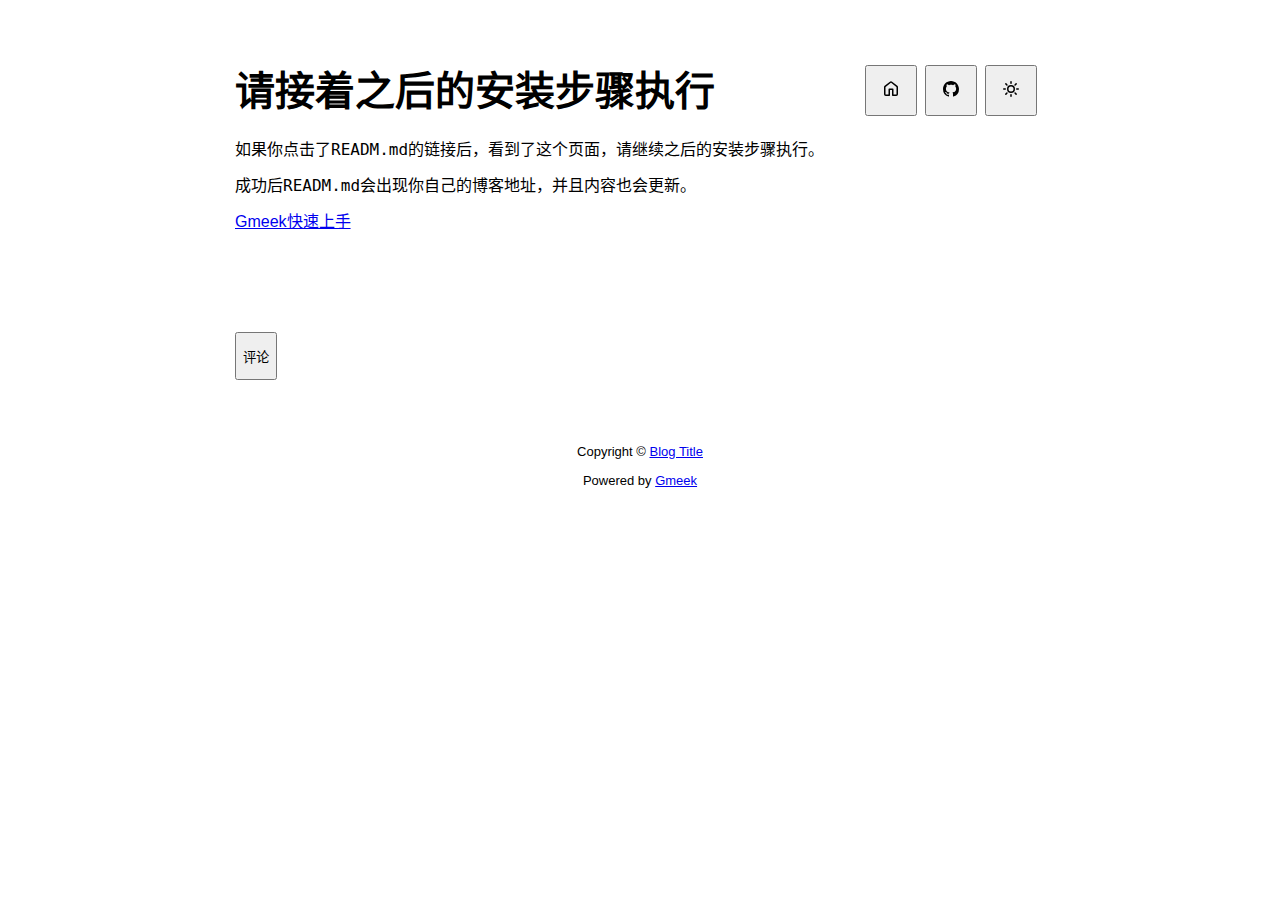
<file: docs/post/qing-jie-zhao-zhi-hou-de-an-zhuang-bu-zou-zhi-xing.html>
<!DOCTYPE html>
<html data-color-mode="light" data-dark-theme="dark" data-light-theme="light" lang="zh-CN">
<head>
    <meta content="text/html; charset=utf-8" http-equiv="content-type" />
    <meta name="viewport" content="width=device-width,initial-scale=1.0">
    <meta http-equiv="X-UA-Compatible" content="IE=edge">
    <link href="//cdn.staticfile.org/Primer/21.0.7/primer.css" rel="stylesheet" />
    <link rel="icon" href="https://github.githubassets.com/favicons/favicon.svg">
    <script>
        if(localStorage.getItem("meek_theme")==null){}
        else if(localStorage.getItem("meek_theme")=="dark"){document.getElementsByTagName("html")[0].attributes.getNamedItem("data-color-mode").value="dark";}
        else if(localStorage.getItem("meek_theme")=="light"){document.getElementsByTagName("html")[0].attributes.getNamedItem("data-color-mode").value="light";}
    </script>
    
<meta name="description" content="请接着之后的安装步骤执行">
<title>请接着之后的安装步骤执行</title>


</head>
<style>
body{box-sizing: border-box;min-width: 200px;max-width: 900px;margin: 20px auto;padding: 45px;font-size: 16px;font-family: sans-serif;line-height: 1.25;}
#header{display:flex;padding-bottom:8px;border-bottom: 1px solid var(--borderColor-muted, var(--color-border-muted));margin-bottom: 16px;}
#footer {margin-top:64px; text-align: center;font-size: small;}

</style>

<style>
.postTitle{margin: auto 0;font-size:40px;font-weight:bold;}
.title-right{display:flex;margin:auto 0 0 auto;}
.title-right .circle{padding: 14px 16px;margin-right:8px;}
#postBody{border-bottom: 1px solid var(--color-border-default);padding-bottom:36px;}
#postBody hr{height:2px;}
#cmButton{height:48px;margin-top:48px;}
#comments{margin-top:64px;}
.g-emoji{font-size:24px;}
@media (max-width: 600px) {
    body {padding: 8px;}
    .postTitle{font-size:24px;}
}
</style>




<body>
    <div id="header">
<h1 class="postTitle">请接着之后的安装步骤执行</h1>
<div class="title-right">
    
    <a href="https://Meekdai.github.io/Gmeek-template"><button id="buttonHome" class="btn btn-invisible circle" title="首页">
        <svg class="octicon" width="16" height="16">
            <path id="pathHome" fill-rule="evenodd" d="M6.906.664a1.749 1.749 0 0 1 2.187 0l5.25 4.2c.415.332.657.835.657 1.367v7.019A1.75 1.75 0 0 1 13.25 15h-3.5a.75.75 0 0 1-.75-.75V9H7v5.25a.75.75 0 0 1-.75.75h-3.5A1.75 1.75 0 0 1 1 13.25V6.23c0-.531.242-1.034.657-1.366l5.25-4.2Zm1.25 1.171a.25.25 0 0 0-.312 0l-5.25 4.2a.25.25 0 0 0-.094.196v7.019c0 .138.112.25.25.25H5.5V8.25a.75.75 0 0 1 .75-.75h3.5a.75.75 0 0 1 .75.75v5.25h2.75a.25.25 0 0 0 .25-.25V6.23a.25.25 0 0 0-.094-.195Z"></path>
        </svg>
    </button></a>

    
    <a href="https://github.com/Meekdai/Gmeek-template/issues/2" target="_blank"><button class="btn btn-invisible circle" title="Issue">
        <svg class="octicon" width="16" height="16">
            <path id="pathIssue" fill-rule="evenodd" d="M8 0c4.42 0 8 3.58 8 8a8.013 8.013 0 0 1-5.45 7.59c-.4.08-.55-.17-.55-.38 0-.27.01-1.13.01-2.2 0-.75-.25-1.23-.54-1.48 1.78-.2 3.65-.88 3.65-3.95 0-.88-.31-1.59-.82-2.15.08-.2.36-1.02-.08-2.12 0 0-.67-.22-2.2.82-.64-.18-1.32-.27-2-.27-.68 0-1.36.09-2 .27-1.53-1.03-2.2-.82-2.2-.82-.44 1.1-.16 1.92-.08 2.12-.51.56-.82 1.28-.82 2.15 0 3.06 1.86 3.75 3.64 3.95-.23.2-.44.55-.51 1.07-.46.21-1.61.55-2.33-.66-.15-.24-.6-.83-1.23-.82-.67.01-.27.38.01.53.34.19.73.9.82 1.13.16.45.68 1.31 2.69.94 0 .67.01 1.3.01 1.49 0 .21-.15.45-.55.38A7.995 7.995 0 0 1 0 8c0-4.42 3.58-8 8-8Z"></path>
        </svg>
    </button></a>
    

    <button class="btn btn-invisible circle" onclick="modeSwitch();" title="切换主题">
        <svg class="octicon" width="16" height="16" >
            <path id="themeSwitch" fill-rule="evenodd"></path>
        </svg>
    </button>

</div>
</div>
    <div id="content">
<div class="markdown-body" id="postBody"><p>如果你点击了<code class="notranslate">READM.md</code>的链接后，看到了这个页面，请继续之后的安装步骤执行。</p>
<p>成功后<code class="notranslate">READM.md</code>会出现你自己的博客地址，并且内容也会更新。</p>
<p><a href="https://blog.meekdai.com/post/Gmeek-kuai-su-shang-shou.html" rel="nofollow">Gmeek快速上手</a></p></div>
<div style="font-size:small;margin-top:8px;float:right;"></div>
<button class="btn btn-block" type="button" onclick="openComments()" id="cmButton">评论</button>
<div class="comments" id="comments"></div>
</div>
    <div id="footer">Copyright © <span id="year"></span><a href="https://Meekdai.github.io/Gmeek-template"> Blog Title </a>
<p>
<span id="runday"></span>Powered by <a href="https://meekdai.com/Gmeek.html" target="_blank">Gmeek</a>
</p>

<script>
if(""!=""){
    var now=new Date();
    var startSite=new Date("");
    var diff=now.getTime()-startSite.getTime();
    var diffDay=Math.floor(diff/(1000*60*60*24));
    document.getElementById("year").innerHTML=now.getFullYear();
    if(""!=""){document.getElementById("runday").innerHTML=" • "+"网站运行"+diffDay+"天"+" • ";}
    else{document.getElementById("runday").innerHTML="网站运行"+diffDay+"天"+" • ";}
}
</script>
</div>
</body>
<script>
var IconList={'post': 'M0 3.75C0 2.784.784 2 1.75 2h12.5c.966 0 1.75.784 1.75 1.75v8.5A1.75 1.75 0 0 1 14.25 14H1.75A1.75 1.75 0 0 1 0 12.25Zm1.75-.25a.25.25 0 0 0-.25.25v8.5c0 .138.112.25.25.25h12.5a.25.25 0 0 0 .25-.25v-8.5a.25.25 0 0 0-.25-.25ZM3.5 6.25a.75.75 0 0 1 .75-.75h7a.75.75 0 0 1 0 1.5h-7a.75.75 0 0 1-.75-.75Zm.75 2.25h4a.75.75 0 0 1 0 1.5h-4a.75.75 0 0 1 0-1.5Z', 'link': 'm7.775 3.275 1.25-1.25a3.5 3.5 0 1 1 4.95 4.95l-2.5 2.5a3.5 3.5 0 0 1-4.95 0 .751.751 0 0 1 .018-1.042.751.751 0 0 1 1.042-.018 1.998 1.998 0 0 0 2.83 0l2.5-2.5a2.002 2.002 0 0 0-2.83-2.83l-1.25 1.25a.751.751 0 0 1-1.042-.018.751.751 0 0 1-.018-1.042Zm-4.69 9.64a1.998 1.998 0 0 0 2.83 0l1.25-1.25a.751.751 0 0 1 1.042.018.751.751 0 0 1 .018 1.042l-1.25 1.25a3.5 3.5 0 1 1-4.95-4.95l2.5-2.5a3.5 3.5 0 0 1 4.95 0 .751.751 0 0 1-.018 1.042.751.751 0 0 1-1.042.018 1.998 1.998 0 0 0-2.83 0l-2.5 2.5a1.998 1.998 0 0 0 0 2.83Z', 'about': 'M10.561 8.073a6.005 6.005 0 0 1 3.432 5.142.75.75 0 1 1-1.498.07 4.5 4.5 0 0 0-8.99 0 .75.75 0 0 1-1.498-.07 6.004 6.004 0 0 1 3.431-5.142 3.999 3.999 0 1 1 5.123 0ZM10.5 5a2.5 2.5 0 1 0-5 0 2.5 2.5 0 0 0 5 0Z', 'sun': 'M8 10.5a2.5 2.5 0 100-5 2.5 2.5 0 000 5zM8 12a4 4 0 100-8 4 4 0 000 8zM8 0a.75.75 0 01.75.75v1.5a.75.75 0 01-1.5 0V.75A.75.75 0 018 0zm0 13a.75.75 0 01.75.75v1.5a.75.75 0 01-1.5 0v-1.5A.75.75 0 018 13zM2.343 2.343a.75.75 0 011.061 0l1.06 1.061a.75.75 0 01-1.06 1.06l-1.06-1.06a.75.75 0 010-1.06zm9.193 9.193a.75.75 0 011.06 0l1.061 1.06a.75.75 0 01-1.06 1.061l-1.061-1.06a.75.75 0 010-1.061zM16 8a.75.75 0 01-.75.75h-1.5a.75.75 0 010-1.5h1.5A.75.75 0 0116 8zM3 8a.75.75 0 01-.75.75H.75a.75.75 0 010-1.5h1.5A.75.75 0 013 8zm10.657-5.657a.75.75 0 010 1.061l-1.061 1.06a.75.75 0 11-1.06-1.06l1.06-1.06a.75.75 0 011.06 0zm-9.193 9.193a.75.75 0 010 1.06l-1.06 1.061a.75.75 0 11-1.061-1.06l1.06-1.061a.75.75 0 011.061 0z', 'moon': 'M9.598 1.591a.75.75 0 01.785-.175 7 7 0 11-8.967 8.967.75.75 0 01.961-.96 5.5 5.5 0 007.046-7.046.75.75 0 01.175-.786zm1.616 1.945a7 7 0 01-7.678 7.678 5.5 5.5 0 107.678-7.678z', 'search': 'M15.7 13.3l-3.81-3.83A5.93 5.93 0 0 0 13 6c0-3.31-2.69-6-6-6S1 2.69 1 6s2.69 6 6 6c1.3 0 2.48-.41 3.47-1.11l3.83 3.81c.19.2.45.3.7.3.25 0 .52-.09.7-.3a.996.996 0 0 0 0-1.41v.01zM7 10.7c-2.59 0-4.7-2.11-4.7-4.7 0-2.59 2.11-4.7 4.7-4.7 2.59 0 4.7 2.11 4.7 4.7 0 2.59-2.11 4.7-4.7 4.7z', 'rss': 'M2.002 2.725a.75.75 0 0 1 .797-.699C8.79 2.42 13.58 7.21 13.974 13.201a.75.75 0 0 1-1.497.098 10.502 10.502 0 0 0-9.776-9.776.747.747 0 0 1-.7-.798ZM2.84 7.05h-.002a7.002 7.002 0 0 1 6.113 6.111.75.75 0 0 1-1.49.178 5.503 5.503 0 0 0-4.8-4.8.75.75 0 0 1 .179-1.489ZM2 13a1 1 0 1 1 2 0 1 1 0 0 1-2 0Z', 'upload': 'M2.75 14A1.75 1.75 0 0 1 1 12.25v-2.5a.75.75 0 0 1 1.5 0v2.5c0 .138.112.25.25.25h10.5a.25.25 0 0 0 .25-.25v-2.5a.75.75 0 0 1 1.5 0v2.5A1.75 1.75 0 0 1 13.25 14Z M11.78 4.72a.749.749 0 1 1-1.06 1.06L8.75 3.811V9.5a.75.75 0 0 1-1.5 0V3.811L5.28 5.78a.749.749 0 1 1-1.06-1.06l3.25-3.25a.749.749 0 0 1 1.06 0l3.25 3.25Z', 'github': 'M8 0c4.42 0 8 3.58 8 8a8.013 8.013 0 0 1-5.45 7.59c-.4.08-.55-.17-.55-.38 0-.27.01-1.13.01-2.2 0-.75-.25-1.23-.54-1.48 1.78-.2 3.65-.88 3.65-3.95 0-.88-.31-1.59-.82-2.15.08-.2.36-1.02-.08-2.12 0 0-.67-.22-2.2.82-.64-.18-1.32-.27-2-.27-.68 0-1.36.09-2 .27-1.53-1.03-2.2-.82-2.2-.82-.44 1.1-.16 1.92-.08 2.12-.51.56-.82 1.28-.82 2.15 0 3.06 1.86 3.75 3.64 3.95-.23.2-.44.55-.51 1.07-.46.21-1.61.55-2.33-.66-.15-.24-.6-.83-1.23-.82-.67.01-.27.38.01.53.34.19.73.9.82 1.13.16.45.68 1.31 2.69.94 0 .67.01 1.3.01 1.49 0 .21-.15.45-.55.38A7.995 7.995 0 0 1 0 8c0-4.42 3.58-8 8-8Z', 'home': 'M6.906.664a1.749 1.749 0 0 1 2.187 0l5.25 4.2c.415.332.657.835.657 1.367v7.019A1.75 1.75 0 0 1 13.25 15h-3.5a.75.75 0 0 1-.75-.75V9H7v5.25a.75.75 0 0 1-.75.75h-3.5A1.75 1.75 0 0 1 1 13.25V6.23c0-.531.242-1.034.657-1.366l5.25-4.2Zm1.25 1.171a.25.25 0 0 0-.312 0l-5.25 4.2a.25.25 0 0 0-.094.196v7.019c0 .138.112.25.25.25H5.5V8.25a.75.75 0 0 1 .75-.75h3.5a.75.75 0 0 1 .75.75v5.25h2.75a.25.25 0 0 0 .25-.25V6.23a.25.25 0 0 0-.094-.195Z'};
var utterancesLoad=0;
if(localStorage.getItem("meek_theme")==null){localStorage.setItem("meek_theme","light");changeLight();}
else if(localStorage.getItem("meek_theme")=="dark"){changeDark();}
else if(localStorage.getItem("meek_theme")=="light"){changeLight();}

function changeDark(){
    document.getElementsByTagName("html")[0].attributes.getNamedItem("data-color-mode").value="dark";
    document.getElementById("themeSwitch").setAttribute("d",value=IconList["moon"]);
    document.getElementById("themeSwitch").parentNode.style.color="#00f0ff";
    if(utterancesLoad==1){utterancesTheme("dark-blue");}
}
function changeLight(){
    document.getElementsByTagName("html")[0].attributes.getNamedItem("data-color-mode").value="light";
    document.getElementById("themeSwitch").setAttribute("d",value=IconList["sun"]);
    document.getElementById("themeSwitch").parentNode.style.color="#ff5000";
    if(utterancesLoad==1){utterancesTheme("github-light");}
}
function modeSwitch(){
    if(document.getElementsByTagName("html")[0].attributes[0].value=="light"){changeDark();localStorage.setItem("meek_theme","dark");}
    else{changeLight();localStorage.setItem("meek_theme","light");}
}
function utterancesTheme(theme){
    const message = {type: 'set-theme',theme: theme};
    const iframe = document.getElementsByClassName('utterances-frame')[0];
    iframe.contentWindow.postMessage(message, 'https://utteranc.es');
}

console.log("\n %c Gmeek last %c https://github.com/Meekdai/Gmeek \n\n", "color: #fff; background-image: linear-gradient(90deg, rgb(47, 172, 178) 0%, rgb(45, 190, 96) 100%); padding:5px 1px;", "background-image: linear-gradient(90deg, rgb(45, 190, 96) 0%, rgb(255, 255, 255) 100%); padding:5px 0;");
</script>

<script>



function openComments(){
    cm=document.getElementById("comments");
    cmButton=document.getElementById("cmButton");
    cmButton.innerHTML="loading";
    span=document.createElement("span");
    span.setAttribute("class","AnimatedEllipsis");
    cmButton.appendChild(span);

    script=document.createElement("script");
    script.setAttribute("src","https://utteranc.es/client.js");
    script.setAttribute("repo","Meekdai/Gmeek-template");
    script.setAttribute("issue-term","title");
    if(localStorage.getItem("meek_theme")=="dark"){script.setAttribute("theme","dark-blue");}
    else{script.setAttribute("theme","github-light");}
    script.setAttribute("crossorigin","anonymous");
    script.setAttribute("async","");
    cm.appendChild(script);

    int=self.setInterval("iFrameLoading()",200);
}

function iFrameLoading(){
    var utterances=document.getElementsByClassName('utterances');
    if(utterances.length==1){
        if(utterances[0].style.height!=""){
            utterancesLoad=1;
            int=window.clearInterval(int);
            document.getElementById("cmButton").style.display="none";
            console.log("utterances Load OK");
        }
    }
}

</script>




</html>
</file>
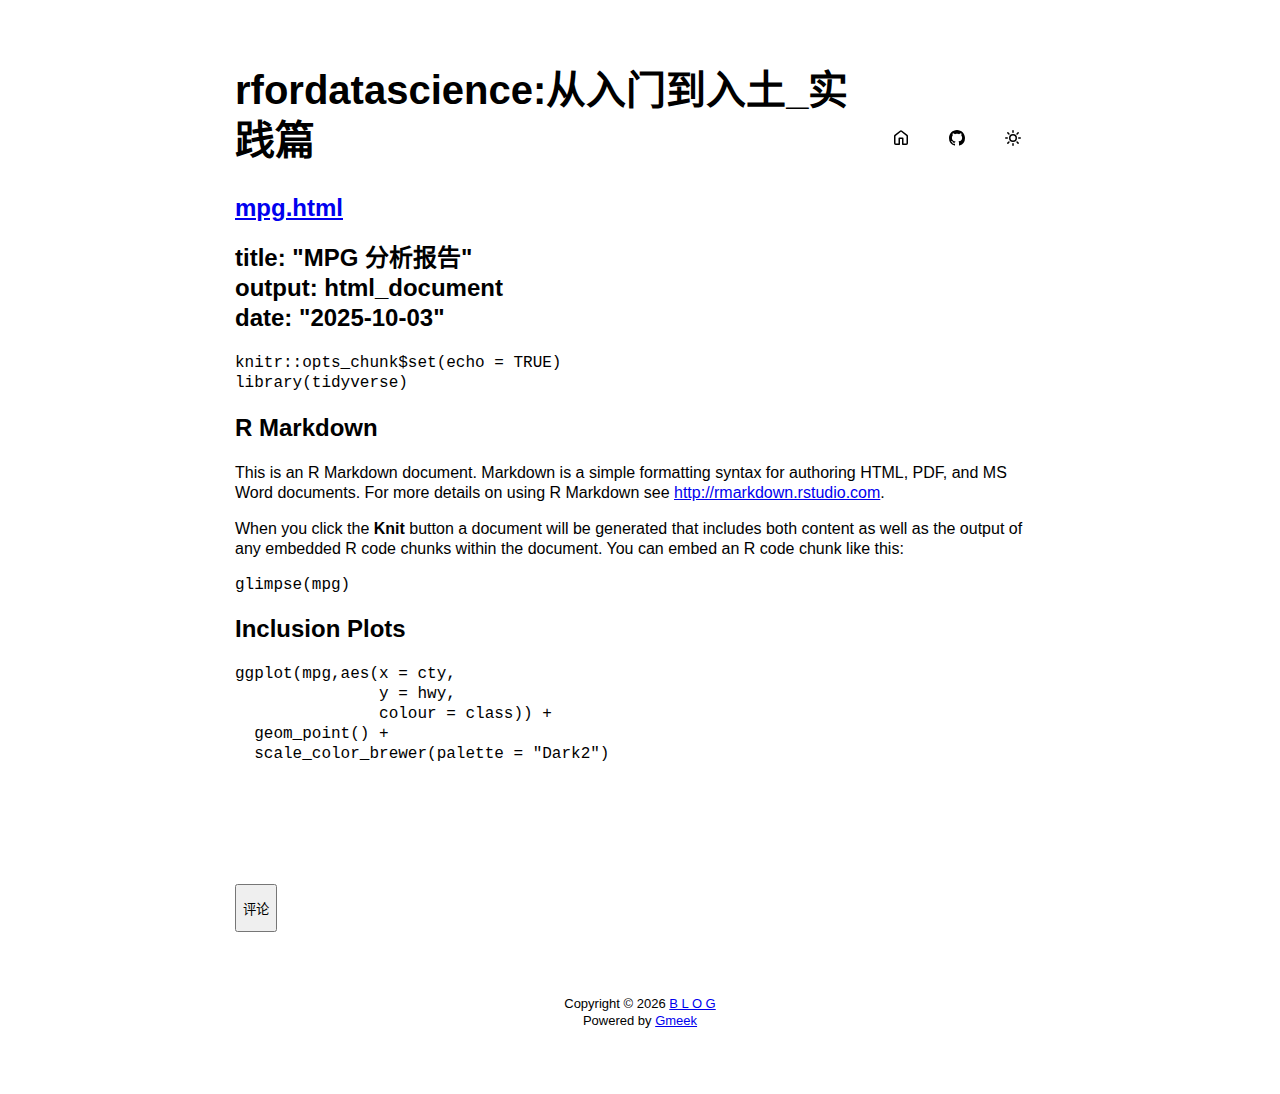
<file: docs/post/rfordatascience--cong-ru-men-dao-ru-tu-_-shi-jian-pian.html>
<!DOCTYPE html>
<html data-color-mode="light" data-dark-theme="dark" data-light-theme="light" lang="zh-CN">
<head>
    <meta content="text/html; charset=utf-8" http-equiv="content-type" />
    <meta name="viewport" content="width=device-width,initial-scale=1.0">
    <meta http-equiv="X-UA-Compatible" content="IE=edge">
    <link href='https://mirrors.sustech.edu.cn/cdnjs/ajax/libs/Primer/21.0.7/primer.css' rel='stylesheet' />
    
    <link rel="icon" href="https://raw.githubusercontent.com/lmhstart/lmhstart.github.io/main/fnn.jpg"><script>
        let theme = localStorage.getItem("meek_theme") || "light";
        document.documentElement.setAttribute("data-color-mode", theme);
    </script>
<meta name="description" content="[mpg.html](https://github.com/user-attachments/files/22677446/mpg.html)
---
title: 'MPG 分析报告'
output: html_document
date: '2025-10-03'
---

```{r setup, include=FALSE}
knitr::opts_chunk$set(echo = TRUE)
library(tidyverse)
```

## R Markdown

This is an R Markdown document. Markdown is a simple formatting syntax for authoring HTML, PDF, and MS Word documents. For more details on using R Markdown see <http://rmarkdown.rstudio.com>.

When you click the **Knit** button a document will be generated that includes both content as well as the output of any embedded R code chunks within the document. You can embed an R code chunk like this:

```{r cars}
glimpse(mpg)
```

## Inclusion Plots 

```{r scatter_plot, echo=TRUE, message=TRUE, warning=TRUE}
ggplot(mpg,aes(x = cty,
               y = hwy,
               colour = class)) +
  geom_point() +
  scale_color_brewer(palette = 'Dark2')

。">
<meta property="og:title" content="rfordatascience:从入门到入土_实践篇">
<meta property="og:description" content="[mpg.html](https://github.com/user-attachments/files/22677446/mpg.html)
---
title: 'MPG 分析报告'
output: html_document
date: '2025-10-03'
---

```{r setup, include=FALSE}
knitr::opts_chunk$set(echo = TRUE)
library(tidyverse)
```

## R Markdown

This is an R Markdown document. Markdown is a simple formatting syntax for authoring HTML, PDF, and MS Word documents. For more details on using R Markdown see <http://rmarkdown.rstudio.com>.

When you click the **Knit** button a document will be generated that includes both content as well as the output of any embedded R code chunks within the document. You can embed an R code chunk like this:

```{r cars}
glimpse(mpg)
```

## Inclusion Plots 

```{r scatter_plot, echo=TRUE, message=TRUE, warning=TRUE}
ggplot(mpg,aes(x = cty,
               y = hwy,
               colour = class)) +
  geom_point() +
  scale_color_brewer(palette = 'Dark2')

。">
<meta property="og:type" content="article">
<meta property="og:url" content="https://lmhstart.github.io/post/rfordatascience--cong-ru-men-dao-ru-tu-_-shi-jian-pian.html">
<meta property="og:image" content="https://raw.githubusercontent.com/lmhstart/lmhstart.github.io/main/fnn.jpg">
<title>rfordatascience:从入门到入土_实践篇</title>



</head>
<style>
body{box-sizing: border-box;min-width: 200px;max-width: 900px;margin: 20px auto;padding: 45px;font-size: 16px;font-family: sans-serif;line-height: 1.25;}
#header{display:flex;padding-bottom:8px;border-bottom: 1px solid var(--borderColor-muted, var(--color-border-muted));margin-bottom: 16px;}
#footer {margin-top:64px; text-align: center;font-size: small;}

</style>

<style>
.postTitle{margin: auto 0;font-size:40px;font-weight:bold;}
.title-right{display:flex;margin:auto 0 0 auto;}
.title-right .circle{padding: 14px 16px;margin-right:8px;}
#postBody{border-bottom: 1px solid var(--color-border-default);padding-bottom:36px;}
#postBody hr{height:2px;}
#cmButton{height:48px;margin-top:48px;}
#comments{margin-top:64px;}
.g-emoji{font-size:24px;}
@media (max-width: 600px) {
    body {padding: 8px;}
    .postTitle{font-size:24px;}
}

</style>




<body>
    <div id="header">
<h1 class="postTitle">rfordatascience:从入门到入土_实践篇</h1>
<div class="title-right">
    <a href="https://lmhstart.github.io" id="buttonHome" class="btn btn-invisible circle" title="首页">
        <svg class="octicon" width="16" height="16">
            <path id="pathHome" fill-rule="evenodd"></path>
        </svg>
    </a>
    
    <a href="https://github.com/lmhstart/lmhstart.github.io/issues/6" target="_blank" class="btn btn-invisible circle" title="Issue">
        <svg class="octicon" width="16" height="16">
            <path id="pathIssue" fill-rule="evenodd"></path>
        </svg>
    </a>
    

    <a class="btn btn-invisible circle" onclick="modeSwitch();" title="切换主题">
        <svg class="octicon" width="16" height="16" >
            <path id="themeSwitch" fill-rule="evenodd"></path>
        </svg>
    </a>

</div>
</div>
    <div id="content">
<div class="markdown-body" id="postBody"><h2><a href="https://github.com/user-attachments/files/22677446/mpg.html">mpg.html</a></h2>
<h2>title: "MPG 分析报告"<br>
output: html_document<br>
date: "2025-10-03"</h2>
<pre lang="{r" data-meta="setup, include=FALSE}" class="notranslate"><code class="notranslate">knitr::opts_chunk$set(echo = TRUE)
library(tidyverse)
</code></pre>
<h2>R Markdown</h2>
<p>This is an R Markdown document. Markdown is a simple formatting syntax for authoring HTML, PDF, and MS Word documents. For more details on using R Markdown see <a href="http://rmarkdown.rstudio.com" rel="nofollow">http://rmarkdown.rstudio.com</a>.</p>
<p>When you click the <strong>Knit</strong> button a document will be generated that includes both content as well as the output of any embedded R code chunks within the document. You can embed an R code chunk like this:</p>
<pre lang="{r" data-meta="cars}" class="notranslate"><code class="notranslate">glimpse(mpg)
</code></pre>
<h2>Inclusion Plots</h2>
<pre lang="{r" data-meta="scatter_plot, echo=TRUE, message=TRUE, warning=TRUE}" class="notranslate"><code class="notranslate">ggplot(mpg,aes(x = cty,
               y = hwy,
               colour = class)) +
  geom_point() +
  scale_color_brewer(palette = "Dark2")

</code></pre></div>
<div style="font-size:small;margin-top:8px;float:right;"></div>

<button class="btn btn-block" type="button" onclick="openComments()" id="cmButton">评论</button>
<div class="comments" id="comments"></div>

</div>
    <div id="footer"><div id="footer1">Copyright © <span id="copyrightYear"></span> <a href="https://lmhstart.github.io">B L O G</a></div>
<div id="footer2">
    <span id="runday"></span><span>Powered by <a href="https://meekdai.com/Gmeek.html" target="_blank">Gmeek</a></span>
</div>

<script>
var now=new Date();
document.getElementById("copyrightYear").innerHTML=now.getFullYear();

if(""!=""){
    var startSite=new Date("");
    var diff=now.getTime()-startSite.getTime();
    var diffDay=Math.floor(diff/(1000*60*60*24));
    document.getElementById("runday").innerHTML="网站运行"+diffDay+"天"+" • ";
}
</script></div>
</body>
<script>
var IconList={'sun': 'M8 10.5a2.5 2.5 0 100-5 2.5 2.5 0 000 5zM8 12a4 4 0 100-8 4 4 0 000 8zM8 0a.75.75 0 01.75.75v1.5a.75.75 0 01-1.5 0V.75A.75.75 0 018 0zm0 13a.75.75 0 01.75.75v1.5a.75.75 0 01-1.5 0v-1.5A.75.75 0 018 13zM2.343 2.343a.75.75 0 011.061 0l1.06 1.061a.75.75 0 01-1.06 1.06l-1.06-1.06a.75.75 0 010-1.06zm9.193 9.193a.75.75 0 011.06 0l1.061 1.06a.75.75 0 01-1.06 1.061l-1.061-1.06a.75.75 0 010-1.061zM16 8a.75.75 0 01-.75.75h-1.5a.75.75 0 010-1.5h1.5A.75.75 0 0116 8zM3 8a.75.75 0 01-.75.75H.75a.75.75 0 010-1.5h1.5A.75.75 0 013 8zm10.657-5.657a.75.75 0 010 1.061l-1.061 1.06a.75.75 0 11-1.06-1.06l1.06-1.06a.75.75 0 011.06 0zm-9.193 9.193a.75.75 0 010 1.06l-1.06 1.061a.75.75 0 11-1.061-1.06l1.06-1.061a.75.75 0 011.061 0z', 'moon': 'M9.598 1.591a.75.75 0 01.785-.175 7 7 0 11-8.967 8.967.75.75 0 01.961-.96 5.5 5.5 0 007.046-7.046.75.75 0 01.175-.786zm1.616 1.945a7 7 0 01-7.678 7.678 5.5 5.5 0 107.678-7.678z', 'sync': 'M1.705 8.005a.75.75 0 0 1 .834.656 5.5 5.5 0 0 0 9.592 2.97l-1.204-1.204a.25.25 0 0 1 .177-.427h3.646a.25.25 0 0 1 .25.25v3.646a.25.25 0 0 1-.427.177l-1.38-1.38A7.002 7.002 0 0 1 1.05 8.84a.75.75 0 0 1 .656-.834ZM8 2.5a5.487 5.487 0 0 0-4.131 1.869l1.204 1.204A.25.25 0 0 1 4.896 6H1.25A.25.25 0 0 1 1 5.75V2.104a.25.25 0 0 1 .427-.177l1.38 1.38A7.002 7.002 0 0 1 14.95 7.16a.75.75 0 0 1-1.49.178A5.5 5.5 0 0 0 8 2.5Z', 'home': 'M6.906.664a1.749 1.749 0 0 1 2.187 0l5.25 4.2c.415.332.657.835.657 1.367v7.019A1.75 1.75 0 0 1 13.25 15h-3.5a.75.75 0 0 1-.75-.75V9H7v5.25a.75.75 0 0 1-.75.75h-3.5A1.75 1.75 0 0 1 1 13.25V6.23c0-.531.242-1.034.657-1.366l5.25-4.2Zm1.25 1.171a.25.25 0 0 0-.312 0l-5.25 4.2a.25.25 0 0 0-.094.196v7.019c0 .138.112.25.25.25H5.5V8.25a.75.75 0 0 1 .75-.75h3.5a.75.75 0 0 1 .75.75v5.25h2.75a.25.25 0 0 0 .25-.25V6.23a.25.25 0 0 0-.094-.195Z', 'github': 'M8 0c4.42 0 8 3.58 8 8a8.013 8.013 0 0 1-5.45 7.59c-.4.08-.55-.17-.55-.38 0-.27.01-1.13.01-2.2 0-.75-.25-1.23-.54-1.48 1.78-.2 3.65-.88 3.65-3.95 0-.88-.31-1.59-.82-2.15.08-.2.36-1.02-.08-2.12 0 0-.67-.22-2.2.82-.64-.18-1.32-.27-2-.27-.68 0-1.36.09-2 .27-1.53-1.03-2.2-.82-2.2-.82-.44 1.1-.16 1.92-.08 2.12-.51.56-.82 1.28-.82 2.15 0 3.06 1.86 3.75 3.64 3.95-.23.2-.44.55-.51 1.07-.46.21-1.61.55-2.33-.66-.15-.24-.6-.83-1.23-.82-.67.01-.27.38.01.53.34.19.73.9.82 1.13.16.45.68 1.31 2.69.94 0 .67.01 1.3.01 1.49 0 .21-.15.45-.55.38A7.995 7.995 0 0 1 0 8c0-4.42 3.58-8 8-8Z'};
var utterancesLoad=0;

let themeSettings={
    "dark": ["dark","moon","#00f0ff","dark-blue"],
    "light": ["light","sun","#ff5000","github-light"],
    "auto": ["auto","sync","","preferred-color-scheme"]
};
function changeTheme(mode, icon, color, utheme){
    document.documentElement.setAttribute("data-color-mode",mode);
    document.getElementById("themeSwitch").setAttribute("d",value=IconList[icon]);
    document.getElementById("themeSwitch").parentNode.style.color=color;
    if(utterancesLoad==1){utterancesTheme(utheme);}
}
function modeSwitch(){
    let currentMode=document.documentElement.getAttribute('data-color-mode');
    let newMode = currentMode === "light" ? "dark" : currentMode === "dark" ? "auto" : "light";
    localStorage.setItem("meek_theme", newMode);
    if(themeSettings[newMode]){
        changeTheme(...themeSettings[newMode]);
    }
}
function utterancesTheme(theme){
    const message={type:'set-theme',theme: theme};
    const iframe=document.getElementsByClassName('utterances-frame')[0];
    iframe.contentWindow.postMessage(message,'https://utteranc.es');
}
if(themeSettings[theme]){changeTheme(...themeSettings[theme]);}
console.log("\n %c Gmeek last https://github.com/Meekdai/Gmeek \n","padding:5px 0;background:#02d81d;color:#fff");
</script>

<script>
document.getElementById("pathHome").setAttribute("d",IconList["home"]);
document.getElementById("pathIssue").setAttribute("d",IconList["github"]);



function openComments(){
    cm=document.getElementById("comments");
    cmButton=document.getElementById("cmButton");
    cmButton.innerHTML="loading";
    span=document.createElement("span");
    span.setAttribute("class","AnimatedEllipsis");
    cmButton.appendChild(span);

    script=document.createElement("script");
    script.setAttribute("src","https://utteranc.es/client.js");
    script.setAttribute("repo","lmhstart/lmhstart.github.io");
    script.setAttribute("issue-term","title");
    
    if(localStorage.getItem("meek_theme")=="dark"){script.setAttribute("theme","dark-blue");}
    else if(localStorage.getItem("meek_theme")=="light") {script.setAttribute("theme","github-light");}
    else{script.setAttribute("theme","preferred-color-scheme");}
    
    script.setAttribute("crossorigin","anonymous");
    script.setAttribute("async","");
    cm.appendChild(script);

    int=self.setInterval("iFrameLoading()",200);
}

function iFrameLoading(){
    var utterances=document.getElementsByClassName('utterances');
    if(utterances.length==1){
        if(utterances[0].style.height!=""){
            utterancesLoad=1;
            int=window.clearInterval(int);
            document.getElementById("cmButton").style.display="none";
            console.log("utterances Load OK");
        }
    }
}



</script>


</html>
</file>
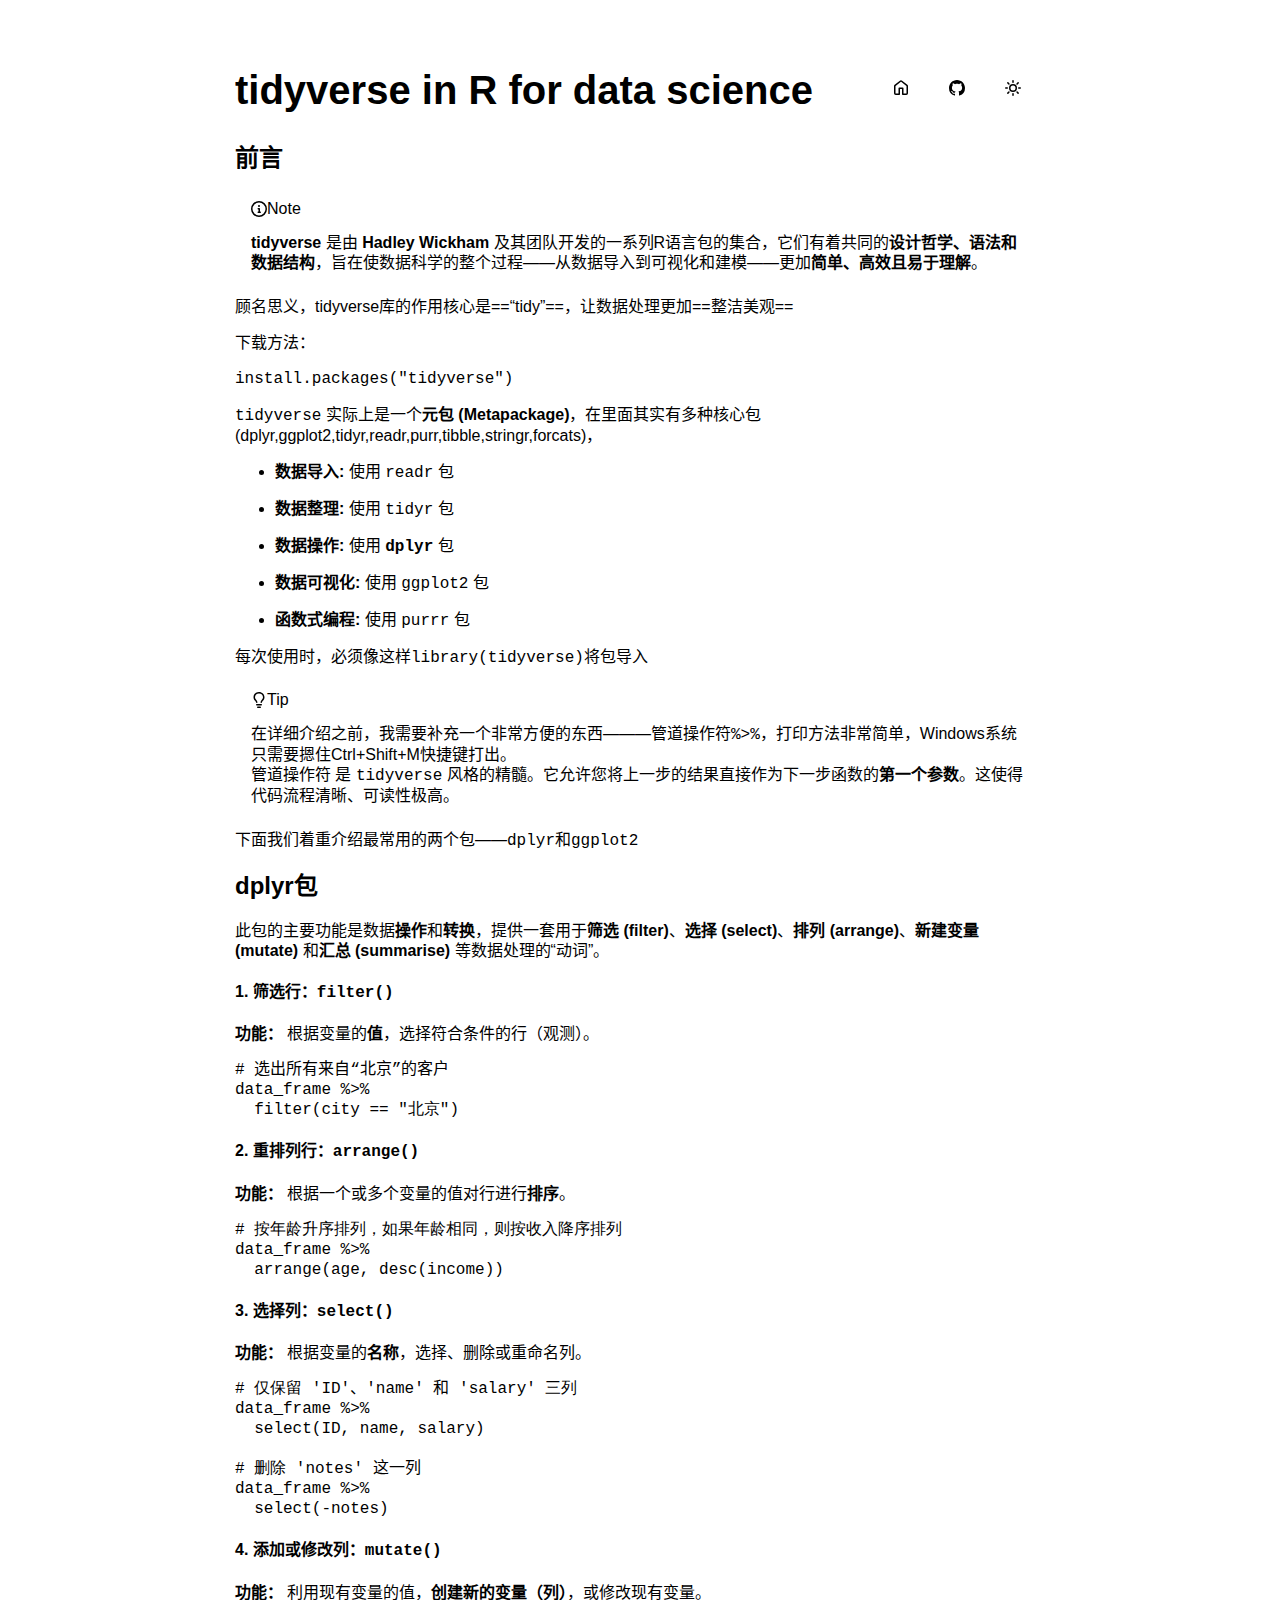
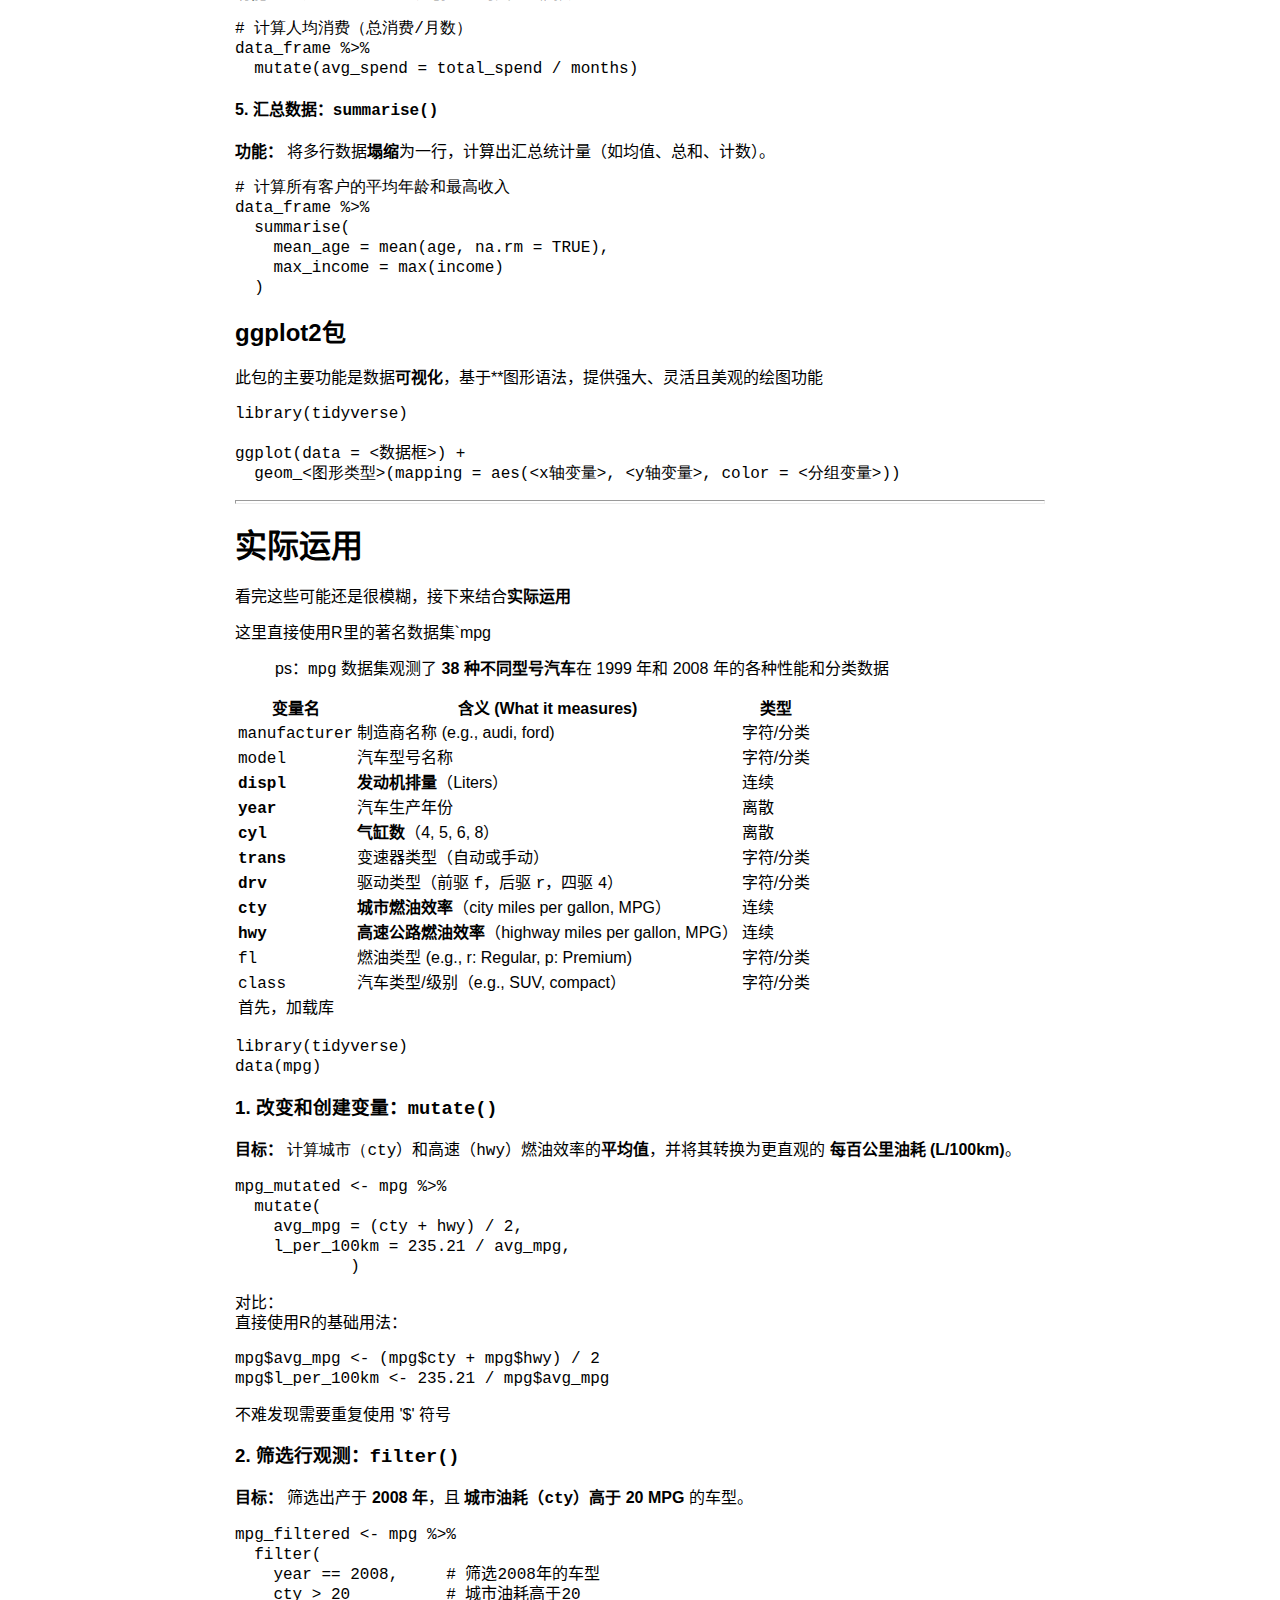
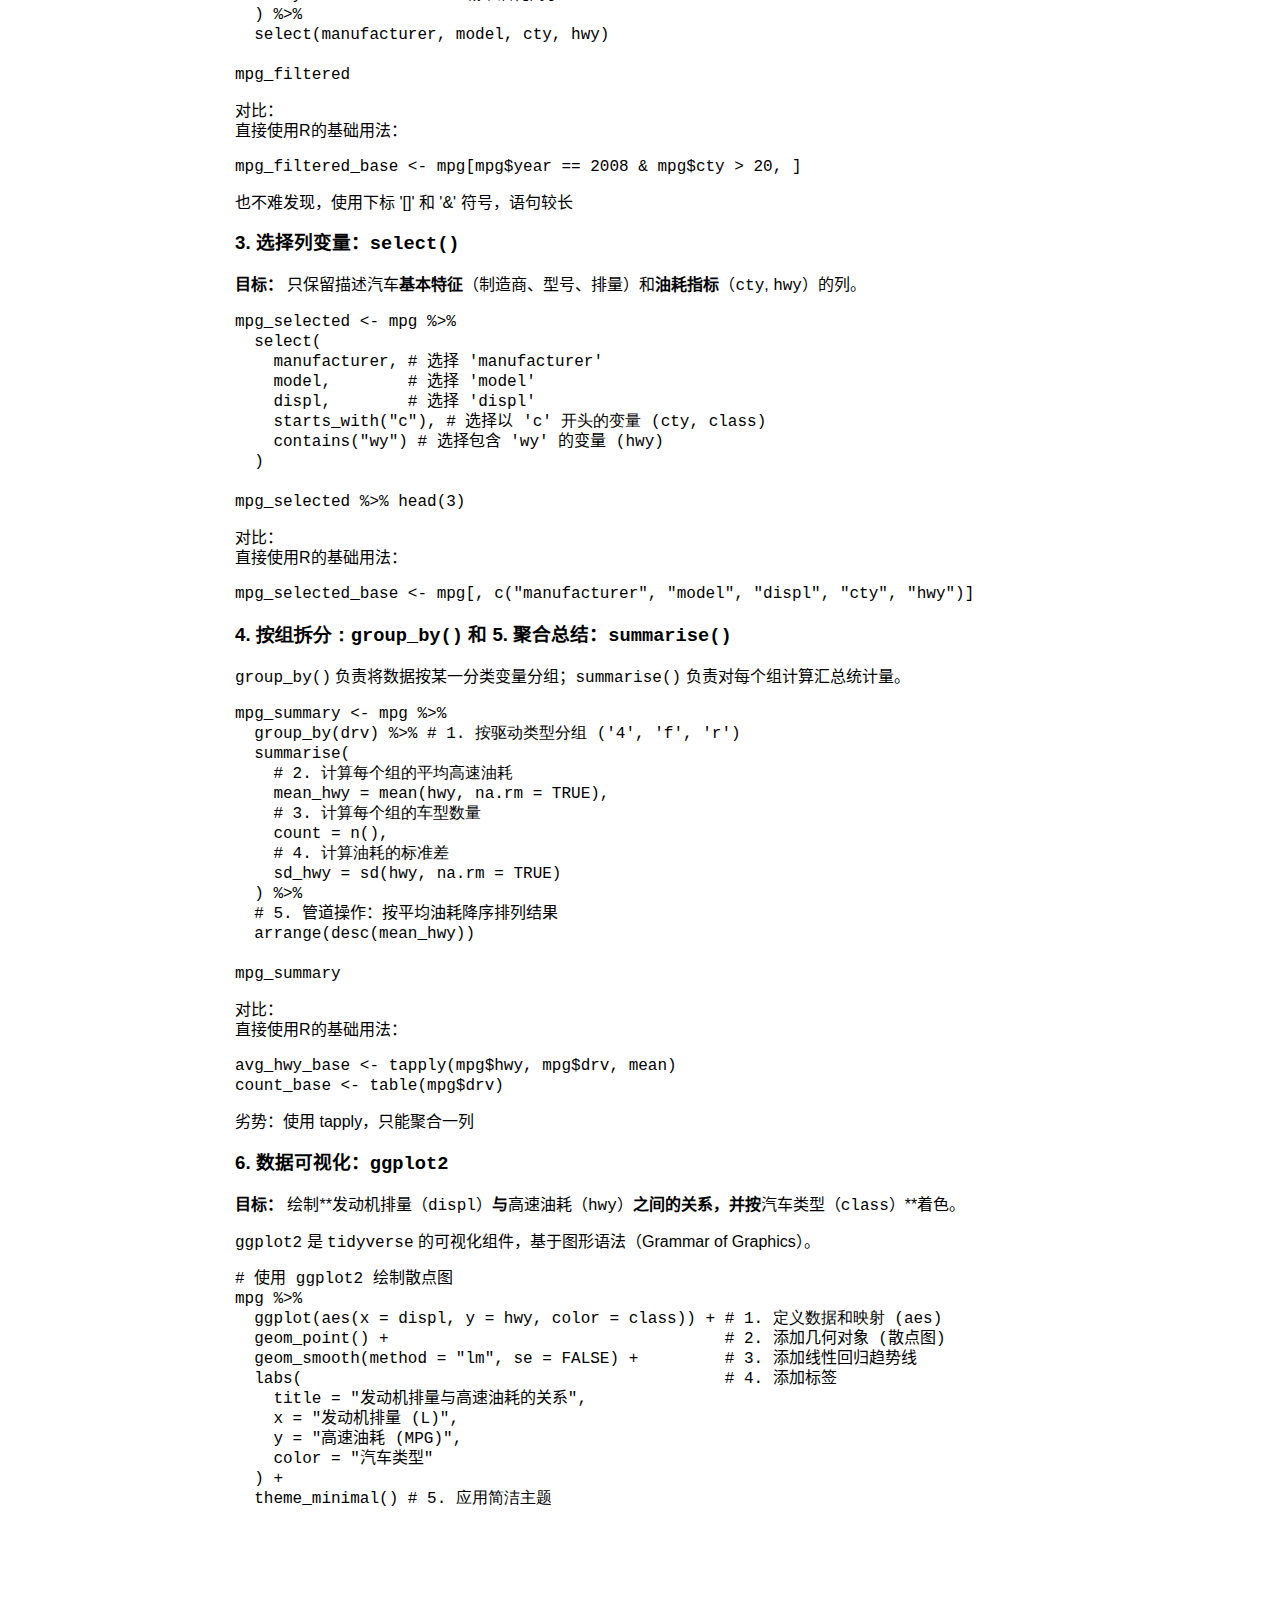
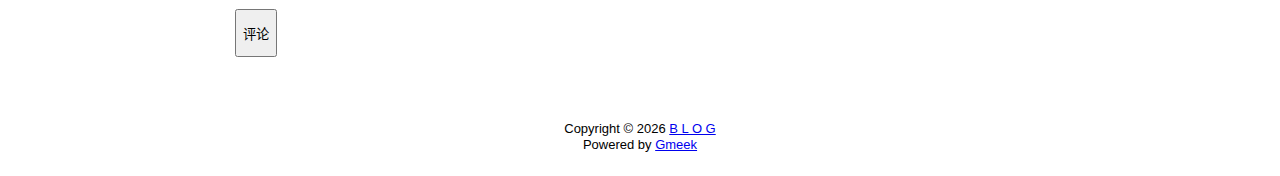
<file: docs/post/tidyverse in R for data science.html>
<!DOCTYPE html>
<html data-color-mode="light" data-dark-theme="dark" data-light-theme="light" lang="zh-CN">
<head>
    <meta content="text/html; charset=utf-8" http-equiv="content-type" />
    <meta name="viewport" content="width=device-width,initial-scale=1.0">
    <meta http-equiv="X-UA-Compatible" content="IE=edge">
    <link href='https://mirrors.sustech.edu.cn/cdnjs/ajax/libs/Primer/21.0.7/primer.css' rel='stylesheet' />
    
    <link rel="icon" href="https://raw.githubusercontent.com/lmhstart/lmhstart.github.io/main/fnn.jpg"><script>
        let theme = localStorage.getItem("meek_theme") || "light";
        document.documentElement.setAttribute("data-color-mode", theme);
    </script>
<meta name="description" content="## 前言

> [!note] 
**tidyverse** 是由 **Hadley Wickham** 及其团队开发的一系列R语言包的集合，它们有着共同的**设计哲学、语法和数据结构**，旨在使数据科学的整个过程——从数据导入到可视化和建模——更加**简单、高效且易于理解**。">
<meta property="og:title" content="tidyverse in R for data science">
<meta property="og:description" content="## 前言

> [!note] 
**tidyverse** 是由 **Hadley Wickham** 及其团队开发的一系列R语言包的集合，它们有着共同的**设计哲学、语法和数据结构**，旨在使数据科学的整个过程——从数据导入到可视化和建模——更加**简单、高效且易于理解**。">
<meta property="og:type" content="article">
<meta property="og:url" content="https://lmhstart.github.io/post/tidyverse%20in%20R%20for%20data%20science.html">
<meta property="og:image" content="https://raw.githubusercontent.com/lmhstart/lmhstart.github.io/main/fnn.jpg">
<title>tidyverse in R for data science</title>



</head>
<style>
body{box-sizing: border-box;min-width: 200px;max-width: 900px;margin: 20px auto;padding: 45px;font-size: 16px;font-family: sans-serif;line-height: 1.25;}
#header{display:flex;padding-bottom:8px;border-bottom: 1px solid var(--borderColor-muted, var(--color-border-muted));margin-bottom: 16px;}
#footer {margin-top:64px; text-align: center;font-size: small;}

</style>

<style>
.postTitle{margin: auto 0;font-size:40px;font-weight:bold;}
.title-right{display:flex;margin:auto 0 0 auto;}
.title-right .circle{padding: 14px 16px;margin-right:8px;}
#postBody{border-bottom: 1px solid var(--color-border-default);padding-bottom:36px;}
#postBody hr{height:2px;}
#cmButton{height:48px;margin-top:48px;}
#comments{margin-top:64px;}
.g-emoji{font-size:24px;}
@media (max-width: 600px) {
    body {padding: 8px;}
    .postTitle{font-size:24px;}
}

</style>
<style>.markdown-alert{padding:0.5rem 1rem;margin-bottom:1rem;border-left:.25em solid var(--borderColor-default,var(--color-border-default));}.markdown-alert .markdown-alert-title {display:flex;font-weight:var(--base-text-weight-medium,500);align-items:center;line-height:1;}.markdown-alert>:first-child {margin-top:0;}.markdown-alert>:last-child {margin-bottom:0;}</style><style>.markdown-alert.markdown-alert-note {border-left-color:var(--borderColor-accent-emphasis, var(--color-accent-emphasis));background-color:var(--color-accent-subtle);}.markdown-alert.markdown-alert-note .markdown-alert-title {color: var(--fgColor-accent,var(--color-accent-fg));}</style><style>.markdown-alert.markdown-alert-tip {border-left-color:var(--borderColor-success-emphasis, var(--color-success-emphasis));background-color:var(--color-success-subtle);}.markdown-alert.markdown-alert-tip .markdown-alert-title {color: var(--fgColor-success,var(--color-success-fg));}</style>



<body>
    <div id="header">
<h1 class="postTitle">tidyverse in R for data science</h1>
<div class="title-right">
    <a href="https://lmhstart.github.io" id="buttonHome" class="btn btn-invisible circle" title="首页">
        <svg class="octicon" width="16" height="16">
            <path id="pathHome" fill-rule="evenodd"></path>
        </svg>
    </a>
    
    <a href="https://github.com/lmhstart/lmhstart.github.io/issues/9" target="_blank" class="btn btn-invisible circle" title="Issue">
        <svg class="octicon" width="16" height="16">
            <path id="pathIssue" fill-rule="evenodd"></path>
        </svg>
    </a>
    

    <a class="btn btn-invisible circle" onclick="modeSwitch();" title="切换主题">
        <svg class="octicon" width="16" height="16" >
            <path id="themeSwitch" fill-rule="evenodd"></path>
        </svg>
    </a>

</div>
</div>
    <div id="content">
<div class="markdown-body" id="postBody"><h2>前言</h2>
<div class="markdown-alert markdown-alert-note"><p class="markdown-alert-title"><svg class="octicon octicon-info mr-2" viewBox="0 0 16 16" version="1.1" width="16" height="16" aria-hidden="true"><path d="M0 8a8 8 0 1 1 16 0A8 8 0 0 1 0 8Zm8-6.5a6.5 6.5 0 1 0 0 13 6.5 6.5 0 0 0 0-13ZM6.5 7.75A.75.75 0 0 1 7.25 7h1a.75.75 0 0 1 .75.75v2.75h.25a.75.75 0 0 1 0 1.5h-2a.75.75 0 0 1 0-1.5h.25v-2h-.25a.75.75 0 0 1-.75-.75ZM8 6a1 1 0 1 1 0-2 1 1 0 0 1 0 2Z"></path></svg>Note</p><p><strong>tidyverse</strong> 是由 <strong>Hadley Wickham</strong> 及其团队开发的一系列R语言包的集合，它们有着共同的<strong>设计哲学、语法和数据结构</strong>，旨在使数据科学的整个过程——从数据导入到可视化和建模——更加<strong>简单、高效且易于理解</strong>。</p>
</div>
<p>顾名思义，tidyverse库的作用核心是==“tidy”==，让数据处理更加==整洁美观==</p>
<p>下载方法：</p>
<pre lang="R" class="notranslate"><code class="notranslate">install.packages("tidyverse")
</code></pre>
<p><code class="notranslate">tidyverse</code> 实际上是一个<strong>元包 (Metapackage)</strong>，在里面其实有多种核心包(dplyr,ggplot2,tidyr,readr,purr,tibble,stringr,forcats)，</p>
<ul>
<li>
<p><strong>数据导入:</strong> 使用 <code class="notranslate">readr</code> 包</p>
</li>
<li>
<p><strong>数据整理:</strong> 使用 <code class="notranslate">tidyr</code> 包</p>
</li>
<li>
<p><strong>数据操作:</strong> 使用 <strong><code class="notranslate">dplyr</code></strong> 包</p>
</li>
<li>
<p><strong>数据可视化:</strong> 使用 <code class="notranslate">ggplot2</code> 包</p>
</li>
<li>
<p><strong>函数式编程:</strong> 使用 <code class="notranslate">purrr</code> 包</p>
</li>
</ul>
<p>每次使用时，必须像这样<code class="notranslate">library(tidyverse)</code>将包导入</p>
<div class="markdown-alert markdown-alert-tip"><p class="markdown-alert-title"><svg class="octicon octicon-light-bulb mr-2" viewBox="0 0 16 16" version="1.1" width="16" height="16" aria-hidden="true"><path d="M8 1.5c-2.363 0-4 1.69-4 3.75 0 .984.424 1.625.984 2.304l.214.253c.223.264.47.556.673.848.284.411.537.896.621 1.49a.75.75 0 0 1-1.484.211c-.04-.282-.163-.547-.37-.847a8.456 8.456 0 0 0-.542-.68c-.084-.1-.173-.205-.268-.32C3.201 7.75 2.5 6.766 2.5 5.25 2.5 2.31 4.863 0 8 0s5.5 2.31 5.5 5.25c0 1.516-.701 2.5-1.328 3.259-.095.115-.184.22-.268.319-.207.245-.383.453-.541.681-.208.3-.33.565-.37.847a.751.751 0 0 1-1.485-.212c.084-.593.337-1.078.621-1.489.203-.292.45-.584.673-.848.075-.088.147-.173.213-.253.561-.679.985-1.32.985-2.304 0-2.06-1.637-3.75-4-3.75ZM5.75 12h4.5a.75.75 0 0 1 0 1.5h-4.5a.75.75 0 0 1 0-1.5ZM6 15.25a.75.75 0 0 1 .75-.75h2.5a.75.75 0 0 1 0 1.5h-2.5a.75.75 0 0 1-.75-.75Z"></path></svg>Tip</p><p>在详细介绍之前，我需要补充一个非常方便的东西———管道操作符<code class="notranslate">%&gt;%</code>，打印方法非常简单，Windows系统只需要摁住Ctrl+Shift+M快捷键打出。<br>
管道操作符 是 <code class="notranslate">tidyverse</code> 风格的精髓。它允许您将上一步的结果直接作为下一步函数的<strong>第一个参数</strong>。这使得代码流程清晰、可读性极高。</p>
</div>
<p>下面我们着重介绍最常用的两个包——<code class="notranslate">dplyr</code>和<code class="notranslate">ggplot2</code></p>
<h2>dplyr包</h2>
<p>此包的主要功能是数据<strong>操作</strong>和<strong>转换</strong>，提供一套用于<strong>筛选 (filter)</strong>、<strong>选择 (select)</strong>、<strong>排列 (arrange)</strong>、<strong>新建变量 (mutate)</strong> 和<strong>汇总 (summarise)</strong> 等数据处理的“动词”。</p>
<h4>1. 筛选行：<code class="notranslate">filter()</code></h4>
<p><strong>功能：</strong> 根据变量的<strong>值</strong>，选择符合条件的行（观测）。</p>
<pre lang="R" class="notranslate"><code class="notranslate"># 选出所有来自“北京”的客户
data_frame %&gt;% 
  filter(city == "北京") 
</code></pre>
<h4>2. 重排列行：<code class="notranslate">arrange()</code></h4>
<p><strong>功能：</strong> 根据一个或多个变量的值对行进行<strong>排序</strong>。</p>
<pre lang="R" class="notranslate"><code class="notranslate"># 按年龄升序排列，如果年龄相同，则按收入降序排列
data_frame %&gt;% 
  arrange(age, desc(income)) 
</code></pre>
<h4>3. 选择列：<code class="notranslate">select()</code></h4>
<p><strong>功能：</strong> 根据变量的<strong>名称</strong>，选择、删除或重命名列。</p>
<pre lang="R" class="notranslate"><code class="notranslate"># 仅保留 'ID'、'name' 和 'salary' 三列
data_frame %&gt;% 
  select(ID, name, salary)

# 删除 'notes' 这一列
data_frame %&gt;% 
  select(-notes)
</code></pre>
<h4>4. 添加或修改列：<code class="notranslate">mutate()</code></h4>
<p><strong>功能：</strong> 利用现有变量的值，<strong>创建新的变量（列）</strong>，或修改现有变量。</p>
<pre lang="R" class="notranslate"><code class="notranslate"># 计算人均消费（总消费/月数）
data_frame %&gt;% 
  mutate(avg_spend = total_spend / months)
</code></pre>
<h4>5. 汇总数据：<code class="notranslate">summarise()</code></h4>
<p><strong>功能：</strong> 将多行数据<strong>塌缩</strong>为一行，计算出汇总统计量（如均值、总和、计数）。</p>
<pre lang="R" class="notranslate"><code class="notranslate"># 计算所有客户的平均年龄和最高收入
data_frame %&gt;% 
  summarise(
    mean_age = mean(age, na.rm = TRUE),
    max_income = max(income)
  )
</code></pre>
<h2>ggplot2包</h2>
<p>此包的主要功能是数据<strong>可视化</strong>，基于**图形语法，提供强大、灵活且美观的绘图功能</p>
<pre lang="R" class="notranslate"><code class="notranslate">library(tidyverse)

ggplot(data = &lt;数据框&gt;) +
  geom_&lt;图形类型&gt;(mapping = aes(&lt;x轴变量&gt;, &lt;y轴变量&gt;, color = &lt;分组变量&gt;))
</code></pre>
<hr>
<h1>实际运用</h1>
<p>看完这些可能还是很模糊，接下来结合<strong>实际运用</strong></p>
<p>这里直接使用R里的著名数据集`mpg</p>
<blockquote>
<p>ps：<code class="notranslate">mpg</code> 数据集观测了 <strong>38 种不同型号汽车</strong>在 1999 年和 2008 年的各种性能和分类数据</p>
</blockquote>
<markdown-accessiblity-table><table role="table">
<thead>
<tr>
<th><strong>变量名</strong></th>
<th><strong>含义 (What it measures)</strong></th>
<th><strong>类型</strong></th>
</tr>
</thead>
<tbody>
<tr>
<td><code class="notranslate">manufacturer</code></td>
<td>制造商名称 (e.g., audi, ford)</td>
<td>字符/分类</td>
</tr>
<tr>
<td><code class="notranslate">model</code></td>
<td>汽车型号名称</td>
<td>字符/分类</td>
</tr>
<tr>
<td><strong><code class="notranslate">displ</code></strong></td>
<td><strong>发动机排量</strong>（Liters）</td>
<td>连续</td>
</tr>
<tr>
<td><strong><code class="notranslate">year</code></strong></td>
<td>汽车生产年份</td>
<td>离散</td>
</tr>
<tr>
<td><strong><code class="notranslate">cyl</code></strong></td>
<td><strong>气缸数</strong>（4, 5, 6, 8）</td>
<td>离散</td>
</tr>
<tr>
<td><strong><code class="notranslate">trans</code></strong></td>
<td>变速器类型（自动或手动）</td>
<td>字符/分类</td>
</tr>
<tr>
<td><strong><code class="notranslate">drv</code></strong></td>
<td>驱动类型（前驱 <code class="notranslate">f</code>，后驱 <code class="notranslate">r</code>，四驱 <code class="notranslate">4</code>）</td>
<td>字符/分类</td>
</tr>
<tr>
<td><strong><code class="notranslate">cty</code></strong></td>
<td><strong>城市燃油效率</strong>（city miles per gallon, MPG）</td>
<td>连续</td>
</tr>
<tr>
<td><strong><code class="notranslate">hwy</code></strong></td>
<td><strong>高速公路燃油效率</strong>（highway miles per gallon, MPG）</td>
<td>连续</td>
</tr>
<tr>
<td><code class="notranslate">fl</code></td>
<td>燃油类型 (e.g., r: Regular, p: Premium)</td>
<td>字符/分类</td>
</tr>
<tr>
<td><code class="notranslate">class</code></td>
<td>汽车类型/级别（e.g., SUV, compact）</td>
<td>字符/分类</td>
</tr>
<tr>
<td>首先，加载库</td>
<td></td>
<td></td>
</tr>
</tbody>
</table></markdown-accessiblity-table>
<pre lang="R" class="notranslate"><code class="notranslate">library(tidyverse)
data(mpg)
</code></pre>
<h3>1. 改变和创建变量：<code class="notranslate">mutate()</code></h3>
<p><strong>目标：</strong> 计算城市（<code class="notranslate">cty</code>）和高速（<code class="notranslate">hwy</code>）燃油效率的<strong>平均值</strong>，并将其转换为更直观的 <strong>每百公里油耗 (L/100km)</strong>。</p>
<pre lang="R" class="notranslate"><code class="notranslate">mpg_mutated &lt;- mpg %&gt;%
  mutate(
    avg_mpg = (cty + hwy) / 2,
    l_per_100km = 235.21 / avg_mpg,
	    )
</code></pre>
<p>对比：<br>
直接使用R的基础用法：</p>
<pre lang="R" class="notranslate"><code class="notranslate">mpg$avg_mpg &lt;- (mpg$cty + mpg$hwy) / 2
mpg$l_per_100km &lt;- 235.21 / mpg$avg_mpg
</code></pre>
<p>不难发现需要重复使用 '$' 符号</p>
<h3>2. 筛选行观测：<code class="notranslate">filter()</code></h3>
<p><strong>目标：</strong> 筛选出产于 <strong>2008 年</strong>，且 <strong>城市油耗（<code class="notranslate">cty</code>）高于 20 MPG</strong> 的车型。</p>
<pre lang="R" class="notranslate"><code class="notranslate">mpg_filtered &lt;- mpg %&gt;%
  filter(
    year == 2008,     # 筛选2008年的车型
    cty &gt; 20          # 城市油耗高于20
  ) %&gt;%
  select(manufacturer, model, cty, hwy)

mpg_filtered
</code></pre>
<p>对比：<br>
直接使用R的基础用法：</p>
<pre lang="R" class="notranslate"><code class="notranslate">mpg_filtered_base &lt;- mpg[mpg$year == 2008 &amp; mpg$cty &gt; 20, ]
</code></pre>
<p>也不难发现，使用下标 '[]' 和 '&amp;' 符号，语句较长</p>
<h3>3. 选择列变量：<code class="notranslate">select()</code></h3>
<p><strong>目标：</strong> 只保留描述汽车<strong>基本特征</strong>（制造商、型号、排量）和<strong>油耗指标</strong>（<code class="notranslate">cty</code>, <code class="notranslate">hwy</code>）的列。</p>
<pre lang="R" class="notranslate"><code class="notranslate">mpg_selected &lt;- mpg %&gt;%
  select(
    manufacturer, # 选择 'manufacturer'
    model,        # 选择 'model'
    displ,        # 选择 'displ'
    starts_with("c"), # 选择以 'c' 开头的变量 (cty, class)
    contains("wy") # 选择包含 'wy' 的变量 (hwy)
  )

mpg_selected %&gt;% head(3)
</code></pre>
<p>对比：<br>
直接使用R的基础用法：</p>
<pre lang="R" class="notranslate"><code class="notranslate">mpg_selected_base &lt;- mpg[, c("manufacturer", "model", "displ", "cty", "hwy")]
</code></pre>
<h3>4. 按组拆分：<code class="notranslate">group_by()</code> 和 5. 聚合总结：<code class="notranslate">summarise()</code></h3>
<p><code class="notranslate">group_by()</code> 负责将数据按某一分类变量分组；<code class="notranslate">summarise()</code> 负责对每个组计算汇总统计量。</p>
<pre lang="R" class="notranslate"><code class="notranslate">mpg_summary &lt;- mpg %&gt;%
  group_by(drv) %&gt;% # 1. 按驱动类型分组 ('4', 'f', 'r')
  summarise(
    # 2. 计算每个组的平均高速油耗
    mean_hwy = mean(hwy, na.rm = TRUE),
    # 3. 计算每个组的车型数量
    count = n(),
    # 4. 计算油耗的标准差
    sd_hwy = sd(hwy, na.rm = TRUE)
  ) %&gt;%
  # 5. 管道操作：按平均油耗降序排列结果
  arrange(desc(mean_hwy))

mpg_summary
</code></pre>
<p>对比：<br>
直接使用R的基础用法：</p>
<pre lang="R" class="notranslate"><code class="notranslate">avg_hwy_base &lt;- tapply(mpg$hwy, mpg$drv, mean)
count_base &lt;- table(mpg$drv)
</code></pre>
<p>劣势：使用 tapply，只能聚合一列</p>
<h3>6. 数据可视化：<code class="notranslate">ggplot2</code></h3>
<p><strong>目标：</strong> 绘制**发动机排量（<code class="notranslate">displ</code>）<strong>与</strong>高速油耗（<code class="notranslate">hwy</code>）<strong>之间的关系，并按</strong>汽车类型（<code class="notranslate">class</code>）**着色。</p>
<p><code class="notranslate">ggplot2</code> 是 <code class="notranslate">tidyverse</code> 的可视化组件，基于图形语法（Grammar of Graphics）。</p>
<pre lang="R" class="notranslate"><code class="notranslate"># 使用 ggplot2 绘制散点图
mpg %&gt;%
  ggplot(aes(x = displ, y = hwy, color = class)) + # 1. 定义数据和映射 (aes)
  geom_point() +                                   # 2. 添加几何对象 (散点图)
  geom_smooth(method = "lm", se = FALSE) +         # 3. 添加线性回归趋势线
  labs(                                            # 4. 添加标签
    title = "发动机排量与高速油耗的关系",
    x = "发动机排量 (L)",
    y = "高速油耗 (MPG)",
    color = "汽车类型"
  ) +
  theme_minimal() # 5. 应用简洁主题
</code></pre></div>
<div style="font-size:small;margin-top:8px;float:right;"></div>

<button class="btn btn-block" type="button" onclick="openComments()" id="cmButton">评论</button>
<div class="comments" id="comments"></div>

</div>
    <div id="footer"><div id="footer1">Copyright © <span id="copyrightYear"></span> <a href="https://lmhstart.github.io">B L O G</a></div>
<div id="footer2">
    <span id="runday"></span><span>Powered by <a href="https://meekdai.com/Gmeek.html" target="_blank">Gmeek</a></span>
</div>

<script>
var now=new Date();
document.getElementById("copyrightYear").innerHTML=now.getFullYear();

if(""!=""){
    var startSite=new Date("");
    var diff=now.getTime()-startSite.getTime();
    var diffDay=Math.floor(diff/(1000*60*60*24));
    document.getElementById("runday").innerHTML="网站运行 "+diffDay+" 天"+" • ";
}
</script></div>
</body>
<script>
var IconList={'sun': 'M8 10.5a2.5 2.5 0 100-5 2.5 2.5 0 000 5zM8 12a4 4 0 100-8 4 4 0 000 8zM8 0a.75.75 0 01.75.75v1.5a.75.75 0 01-1.5 0V.75A.75.75 0 018 0zm0 13a.75.75 0 01.75.75v1.5a.75.75 0 01-1.5 0v-1.5A.75.75 0 018 13zM2.343 2.343a.75.75 0 011.061 0l1.06 1.061a.75.75 0 01-1.06 1.06l-1.06-1.06a.75.75 0 010-1.06zm9.193 9.193a.75.75 0 011.06 0l1.061 1.06a.75.75 0 01-1.06 1.061l-1.061-1.06a.75.75 0 010-1.061zM16 8a.75.75 0 01-.75.75h-1.5a.75.75 0 010-1.5h1.5A.75.75 0 0116 8zM3 8a.75.75 0 01-.75.75H.75a.75.75 0 010-1.5h1.5A.75.75 0 013 8zm10.657-5.657a.75.75 0 010 1.061l-1.061 1.06a.75.75 0 11-1.06-1.06l1.06-1.06a.75.75 0 011.06 0zm-9.193 9.193a.75.75 0 010 1.06l-1.06 1.061a.75.75 0 11-1.061-1.06l1.06-1.061a.75.75 0 011.061 0z', 'moon': 'M9.598 1.591a.75.75 0 01.785-.175 7 7 0 11-8.967 8.967.75.75 0 01.961-.96 5.5 5.5 0 007.046-7.046.75.75 0 01.175-.786zm1.616 1.945a7 7 0 01-7.678 7.678 5.5 5.5 0 107.678-7.678z', 'sync': 'M1.705 8.005a.75.75 0 0 1 .834.656 5.5 5.5 0 0 0 9.592 2.97l-1.204-1.204a.25.25 0 0 1 .177-.427h3.646a.25.25 0 0 1 .25.25v3.646a.25.25 0 0 1-.427.177l-1.38-1.38A7.002 7.002 0 0 1 1.05 8.84a.75.75 0 0 1 .656-.834ZM8 2.5a5.487 5.487 0 0 0-4.131 1.869l1.204 1.204A.25.25 0 0 1 4.896 6H1.25A.25.25 0 0 1 1 5.75V2.104a.25.25 0 0 1 .427-.177l1.38 1.38A7.002 7.002 0 0 1 14.95 7.16a.75.75 0 0 1-1.49.178A5.5 5.5 0 0 0 8 2.5Z', 'home': 'M6.906.664a1.749 1.749 0 0 1 2.187 0l5.25 4.2c.415.332.657.835.657 1.367v7.019A1.75 1.75 0 0 1 13.25 15h-3.5a.75.75 0 0 1-.75-.75V9H7v5.25a.75.75 0 0 1-.75.75h-3.5A1.75 1.75 0 0 1 1 13.25V6.23c0-.531.242-1.034.657-1.366l5.25-4.2Zm1.25 1.171a.25.25 0 0 0-.312 0l-5.25 4.2a.25.25 0 0 0-.094.196v7.019c0 .138.112.25.25.25H5.5V8.25a.75.75 0 0 1 .75-.75h3.5a.75.75 0 0 1 .75.75v5.25h2.75a.25.25 0 0 0 .25-.25V6.23a.25.25 0 0 0-.094-.195Z', 'github': 'M8 0c4.42 0 8 3.58 8 8a8.013 8.013 0 0 1-5.45 7.59c-.4.08-.55-.17-.55-.38 0-.27.01-1.13.01-2.2 0-.75-.25-1.23-.54-1.48 1.78-.2 3.65-.88 3.65-3.95 0-.88-.31-1.59-.82-2.15.08-.2.36-1.02-.08-2.12 0 0-.67-.22-2.2.82-.64-.18-1.32-.27-2-.27-.68 0-1.36.09-2 .27-1.53-1.03-2.2-.82-2.2-.82-.44 1.1-.16 1.92-.08 2.12-.51.56-.82 1.28-.82 2.15 0 3.06 1.86 3.75 3.64 3.95-.23.2-.44.55-.51 1.07-.46.21-1.61.55-2.33-.66-.15-.24-.6-.83-1.23-.82-.67.01-.27.38.01.53.34.19.73.9.82 1.13.16.45.68 1.31 2.69.94 0 .67.01 1.3.01 1.49 0 .21-.15.45-.55.38A7.995 7.995 0 0 1 0 8c0-4.42 3.58-8 8-8Z'};
var utterancesLoad=0;

let themeSettings={
    "dark": ["dark","moon","#00f0ff","dark-blue"],
    "light": ["light","sun","#ff5000","github-light"],
    "auto": ["auto","sync","","preferred-color-scheme"]
};
function changeTheme(mode, icon, color, utheme){
    document.documentElement.setAttribute("data-color-mode",mode);
    document.getElementById("themeSwitch").setAttribute("d",value=IconList[icon]);
    document.getElementById("themeSwitch").parentNode.style.color=color;
    if(utterancesLoad==1){utterancesTheme(utheme);}
}
function modeSwitch(){
    let currentMode=document.documentElement.getAttribute('data-color-mode');
    let newMode = currentMode === "light" ? "dark" : currentMode === "dark" ? "auto" : "light";
    localStorage.setItem("meek_theme", newMode);
    if(themeSettings[newMode]){
        changeTheme(...themeSettings[newMode]);
    }
}
function utterancesTheme(theme){
    const message={type:'set-theme',theme: theme};
    const iframe=document.getElementsByClassName('utterances-frame')[0];
    iframe.contentWindow.postMessage(message,'https://utteranc.es');
}
if(themeSettings[theme]){changeTheme(...themeSettings[theme]);}
console.log("\n %c Gmeek last https://github.com/Meekdai/Gmeek \n","padding:5px 0;background:#02d81d;color:#fff");
</script>

<script>
document.getElementById("pathHome").setAttribute("d",IconList["home"]);
document.getElementById("pathIssue").setAttribute("d",IconList["github"]);



function openComments(){
    cm=document.getElementById("comments");
    cmButton=document.getElementById("cmButton");
    cmButton.disabled=true;
    cmButton.innerHTML="loading";
    span=document.createElement("span");
    span.setAttribute("class","AnimatedEllipsis");
    cmButton.appendChild(span);

    script=document.createElement("script");
    script.setAttribute("src","https://utteranc.es/client.js");
    script.setAttribute("repo","lmhstart/lmhstart.github.io");
    script.setAttribute("issue-term","title");
    
    if(localStorage.getItem("meek_theme")=="dark"){script.setAttribute("theme","dark-blue");}
    else if(localStorage.getItem("meek_theme")=="light") {script.setAttribute("theme","github-light");}
    else{script.setAttribute("theme","preferred-color-scheme");}
    
    script.setAttribute("crossorigin","anonymous");
    script.setAttribute("async","");
    cm.appendChild(script);

    int=self.setInterval("iFrameLoading()",200);
}

function iFrameLoading(){
    var utterances=document.getElementsByClassName('utterances');
    if(utterances.length==1){
        if(utterances[0].style.height!=""){
            utterancesLoad=1;
            int=window.clearInterval(int);
            document.getElementById("cmButton").style.display="none";
            console.log("utterances Load OK");
        }
    }
}



</script>


</html>
</file>
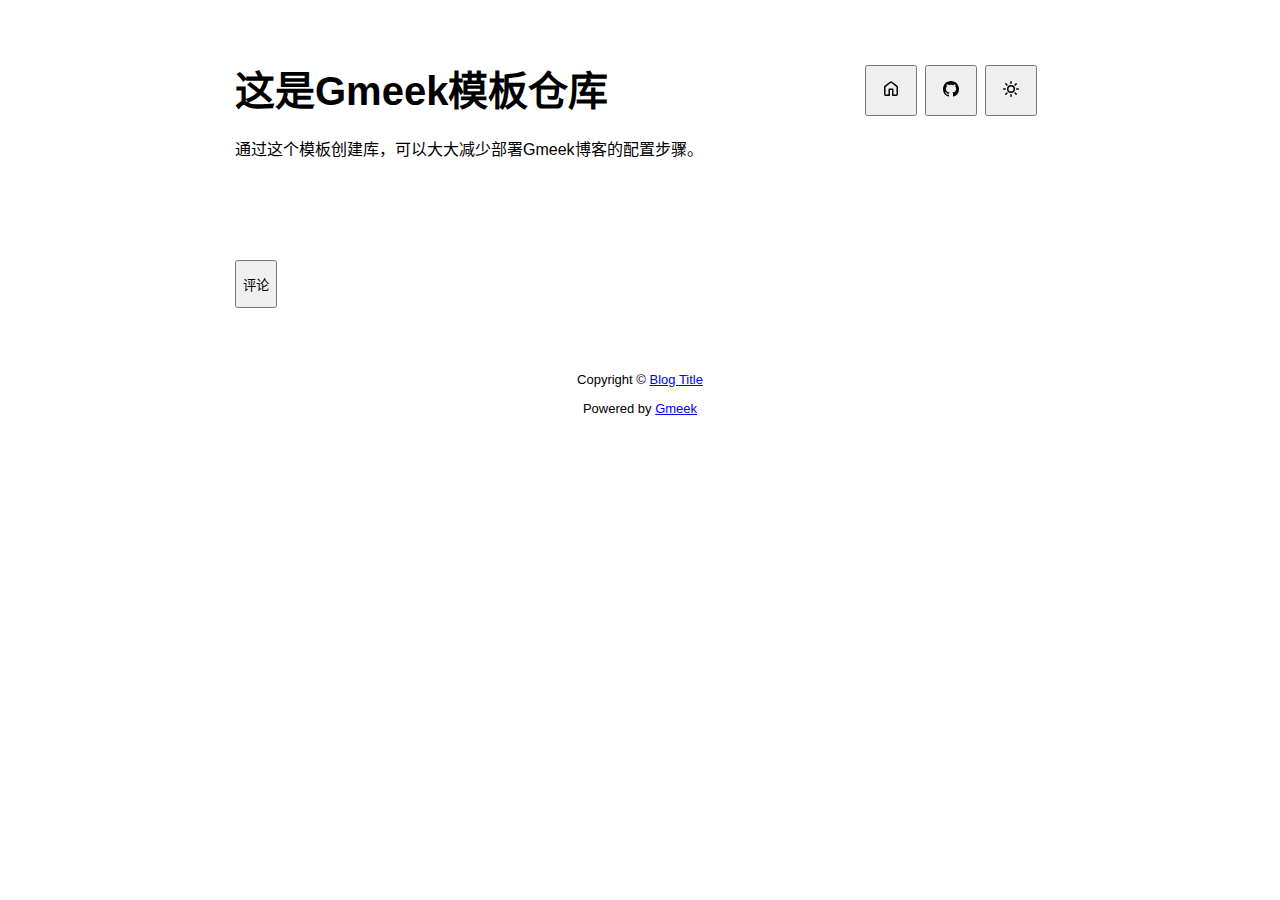
<file: docs/post/zhe-shi-Gmeek-mo-ban-cang-ku.html>
<!DOCTYPE html>
<html data-color-mode="light" data-dark-theme="dark" data-light-theme="light" lang="zh-CN">
<head>
    <meta content="text/html; charset=utf-8" http-equiv="content-type" />
    <meta name="viewport" content="width=device-width,initial-scale=1.0">
    <meta http-equiv="X-UA-Compatible" content="IE=edge">
    <link href="//cdn.staticfile.org/Primer/21.0.7/primer.css" rel="stylesheet" />
    <link rel="icon" href="https://github.githubassets.com/favicons/favicon.svg">
    <script>
        if(localStorage.getItem("meek_theme")==null){}
        else if(localStorage.getItem("meek_theme")=="dark"){document.getElementsByTagName("html")[0].attributes.getNamedItem("data-color-mode").value="dark";}
        else if(localStorage.getItem("meek_theme")=="light"){document.getElementsByTagName("html")[0].attributes.getNamedItem("data-color-mode").value="light";}
    </script>
    
<meta name="description" content="这是Gmeek模板仓库">
<title>这是Gmeek模板仓库</title>


</head>
<style>
body{box-sizing: border-box;min-width: 200px;max-width: 900px;margin: 20px auto;padding: 45px;font-size: 16px;font-family: sans-serif;line-height: 1.25;}
#header{display:flex;padding-bottom:8px;border-bottom: 1px solid var(--borderColor-muted, var(--color-border-muted));margin-bottom: 16px;}
#footer {margin-top:64px; text-align: center;font-size: small;}

</style>

<style>
.postTitle{margin: auto 0;font-size:40px;font-weight:bold;}
.title-right{display:flex;margin:auto 0 0 auto;}
.title-right .circle{padding: 14px 16px;margin-right:8px;}
#postBody{border-bottom: 1px solid var(--color-border-default);padding-bottom:36px;}
#postBody hr{height:2px;}
#cmButton{height:48px;margin-top:48px;}
#comments{margin-top:64px;}
.g-emoji{font-size:24px;}
@media (max-width: 600px) {
    body {padding: 8px;}
    .postTitle{font-size:24px;}
}
</style>




<body>
    <div id="header">
<h1 class="postTitle">这是Gmeek模板仓库</h1>
<div class="title-right">
    
    <a href="https://Meekdai.github.io/Gmeek-template"><button id="buttonHome" class="btn btn-invisible circle" title="首页">
        <svg class="octicon" width="16" height="16">
            <path id="pathHome" fill-rule="evenodd" d="M6.906.664a1.749 1.749 0 0 1 2.187 0l5.25 4.2c.415.332.657.835.657 1.367v7.019A1.75 1.75 0 0 1 13.25 15h-3.5a.75.75 0 0 1-.75-.75V9H7v5.25a.75.75 0 0 1-.75.75h-3.5A1.75 1.75 0 0 1 1 13.25V6.23c0-.531.242-1.034.657-1.366l5.25-4.2Zm1.25 1.171a.25.25 0 0 0-.312 0l-5.25 4.2a.25.25 0 0 0-.094.196v7.019c0 .138.112.25.25.25H5.5V8.25a.75.75 0 0 1 .75-.75h3.5a.75.75 0 0 1 .75.75v5.25h2.75a.25.25 0 0 0 .25-.25V6.23a.25.25 0 0 0-.094-.195Z"></path>
        </svg>
    </button></a>

    
    <a href="https://github.com/Meekdai/Gmeek-template/issues/1" target="_blank"><button class="btn btn-invisible circle" title="Issue">
        <svg class="octicon" width="16" height="16">
            <path id="pathIssue" fill-rule="evenodd" d="M8 0c4.42 0 8 3.58 8 8a8.013 8.013 0 0 1-5.45 7.59c-.4.08-.55-.17-.55-.38 0-.27.01-1.13.01-2.2 0-.75-.25-1.23-.54-1.48 1.78-.2 3.65-.88 3.65-3.95 0-.88-.31-1.59-.82-2.15.08-.2.36-1.02-.08-2.12 0 0-.67-.22-2.2.82-.64-.18-1.32-.27-2-.27-.68 0-1.36.09-2 .27-1.53-1.03-2.2-.82-2.2-.82-.44 1.1-.16 1.92-.08 2.12-.51.56-.82 1.28-.82 2.15 0 3.06 1.86 3.75 3.64 3.95-.23.2-.44.55-.51 1.07-.46.21-1.61.55-2.33-.66-.15-.24-.6-.83-1.23-.82-.67.01-.27.38.01.53.34.19.73.9.82 1.13.16.45.68 1.31 2.69.94 0 .67.01 1.3.01 1.49 0 .21-.15.45-.55.38A7.995 7.995 0 0 1 0 8c0-4.42 3.58-8 8-8Z"></path>
        </svg>
    </button></a>
    

    <button class="btn btn-invisible circle" onclick="modeSwitch();" title="切换主题">
        <svg class="octicon" width="16" height="16" >
            <path id="themeSwitch" fill-rule="evenodd"></path>
        </svg>
    </button>

</div>
</div>
    <div id="content">
<div class="markdown-body" id="postBody"><p>通过这个模板创建库，可以大大减少部署Gmeek博客的配置步骤。</p></div>
<div style="font-size:small;margin-top:8px;float:right;"></div>
<button class="btn btn-block" type="button" onclick="openComments()" id="cmButton">评论</button>
<div class="comments" id="comments"></div>
</div>
    <div id="footer">Copyright © <span id="year"></span><a href="https://Meekdai.github.io/Gmeek-template"> Blog Title </a>
<p>
<span id="runday"></span>Powered by <a href="https://meekdai.com/Gmeek.html" target="_blank">Gmeek</a>
</p>

<script>
if(""!=""){
    var now=new Date();
    var startSite=new Date("");
    var diff=now.getTime()-startSite.getTime();
    var diffDay=Math.floor(diff/(1000*60*60*24));
    document.getElementById("year").innerHTML=now.getFullYear();
    if(""!=""){document.getElementById("runday").innerHTML=" • "+"网站运行"+diffDay+"天"+" • ";}
    else{document.getElementById("runday").innerHTML="网站运行"+diffDay+"天"+" • ";}
}
</script>
</div>
</body>
<script>
var IconList={'post': 'M0 3.75C0 2.784.784 2 1.75 2h12.5c.966 0 1.75.784 1.75 1.75v8.5A1.75 1.75 0 0 1 14.25 14H1.75A1.75 1.75 0 0 1 0 12.25Zm1.75-.25a.25.25 0 0 0-.25.25v8.5c0 .138.112.25.25.25h12.5a.25.25 0 0 0 .25-.25v-8.5a.25.25 0 0 0-.25-.25ZM3.5 6.25a.75.75 0 0 1 .75-.75h7a.75.75 0 0 1 0 1.5h-7a.75.75 0 0 1-.75-.75Zm.75 2.25h4a.75.75 0 0 1 0 1.5h-4a.75.75 0 0 1 0-1.5Z', 'link': 'm7.775 3.275 1.25-1.25a3.5 3.5 0 1 1 4.95 4.95l-2.5 2.5a3.5 3.5 0 0 1-4.95 0 .751.751 0 0 1 .018-1.042.751.751 0 0 1 1.042-.018 1.998 1.998 0 0 0 2.83 0l2.5-2.5a2.002 2.002 0 0 0-2.83-2.83l-1.25 1.25a.751.751 0 0 1-1.042-.018.751.751 0 0 1-.018-1.042Zm-4.69 9.64a1.998 1.998 0 0 0 2.83 0l1.25-1.25a.751.751 0 0 1 1.042.018.751.751 0 0 1 .018 1.042l-1.25 1.25a3.5 3.5 0 1 1-4.95-4.95l2.5-2.5a3.5 3.5 0 0 1 4.95 0 .751.751 0 0 1-.018 1.042.751.751 0 0 1-1.042.018 1.998 1.998 0 0 0-2.83 0l-2.5 2.5a1.998 1.998 0 0 0 0 2.83Z', 'about': 'M10.561 8.073a6.005 6.005 0 0 1 3.432 5.142.75.75 0 1 1-1.498.07 4.5 4.5 0 0 0-8.99 0 .75.75 0 0 1-1.498-.07 6.004 6.004 0 0 1 3.431-5.142 3.999 3.999 0 1 1 5.123 0ZM10.5 5a2.5 2.5 0 1 0-5 0 2.5 2.5 0 0 0 5 0Z', 'sun': 'M8 10.5a2.5 2.5 0 100-5 2.5 2.5 0 000 5zM8 12a4 4 0 100-8 4 4 0 000 8zM8 0a.75.75 0 01.75.75v1.5a.75.75 0 01-1.5 0V.75A.75.75 0 018 0zm0 13a.75.75 0 01.75.75v1.5a.75.75 0 01-1.5 0v-1.5A.75.75 0 018 13zM2.343 2.343a.75.75 0 011.061 0l1.06 1.061a.75.75 0 01-1.06 1.06l-1.06-1.06a.75.75 0 010-1.06zm9.193 9.193a.75.75 0 011.06 0l1.061 1.06a.75.75 0 01-1.06 1.061l-1.061-1.06a.75.75 0 010-1.061zM16 8a.75.75 0 01-.75.75h-1.5a.75.75 0 010-1.5h1.5A.75.75 0 0116 8zM3 8a.75.75 0 01-.75.75H.75a.75.75 0 010-1.5h1.5A.75.75 0 013 8zm10.657-5.657a.75.75 0 010 1.061l-1.061 1.06a.75.75 0 11-1.06-1.06l1.06-1.06a.75.75 0 011.06 0zm-9.193 9.193a.75.75 0 010 1.06l-1.06 1.061a.75.75 0 11-1.061-1.06l1.06-1.061a.75.75 0 011.061 0z', 'moon': 'M9.598 1.591a.75.75 0 01.785-.175 7 7 0 11-8.967 8.967.75.75 0 01.961-.96 5.5 5.5 0 007.046-7.046.75.75 0 01.175-.786zm1.616 1.945a7 7 0 01-7.678 7.678 5.5 5.5 0 107.678-7.678z', 'search': 'M15.7 13.3l-3.81-3.83A5.93 5.93 0 0 0 13 6c0-3.31-2.69-6-6-6S1 2.69 1 6s2.69 6 6 6c1.3 0 2.48-.41 3.47-1.11l3.83 3.81c.19.2.45.3.7.3.25 0 .52-.09.7-.3a.996.996 0 0 0 0-1.41v.01zM7 10.7c-2.59 0-4.7-2.11-4.7-4.7 0-2.59 2.11-4.7 4.7-4.7 2.59 0 4.7 2.11 4.7 4.7 0 2.59-2.11 4.7-4.7 4.7z', 'rss': 'M2.002 2.725a.75.75 0 0 1 .797-.699C8.79 2.42 13.58 7.21 13.974 13.201a.75.75 0 0 1-1.497.098 10.502 10.502 0 0 0-9.776-9.776.747.747 0 0 1-.7-.798ZM2.84 7.05h-.002a7.002 7.002 0 0 1 6.113 6.111.75.75 0 0 1-1.49.178 5.503 5.503 0 0 0-4.8-4.8.75.75 0 0 1 .179-1.489ZM2 13a1 1 0 1 1 2 0 1 1 0 0 1-2 0Z', 'upload': 'M2.75 14A1.75 1.75 0 0 1 1 12.25v-2.5a.75.75 0 0 1 1.5 0v2.5c0 .138.112.25.25.25h10.5a.25.25 0 0 0 .25-.25v-2.5a.75.75 0 0 1 1.5 0v2.5A1.75 1.75 0 0 1 13.25 14Z M11.78 4.72a.749.749 0 1 1-1.06 1.06L8.75 3.811V9.5a.75.75 0 0 1-1.5 0V3.811L5.28 5.78a.749.749 0 1 1-1.06-1.06l3.25-3.25a.749.749 0 0 1 1.06 0l3.25 3.25Z', 'github': 'M8 0c4.42 0 8 3.58 8 8a8.013 8.013 0 0 1-5.45 7.59c-.4.08-.55-.17-.55-.38 0-.27.01-1.13.01-2.2 0-.75-.25-1.23-.54-1.48 1.78-.2 3.65-.88 3.65-3.95 0-.88-.31-1.59-.82-2.15.08-.2.36-1.02-.08-2.12 0 0-.67-.22-2.2.82-.64-.18-1.32-.27-2-.27-.68 0-1.36.09-2 .27-1.53-1.03-2.2-.82-2.2-.82-.44 1.1-.16 1.92-.08 2.12-.51.56-.82 1.28-.82 2.15 0 3.06 1.86 3.75 3.64 3.95-.23.2-.44.55-.51 1.07-.46.21-1.61.55-2.33-.66-.15-.24-.6-.83-1.23-.82-.67.01-.27.38.01.53.34.19.73.9.82 1.13.16.45.68 1.31 2.69.94 0 .67.01 1.3.01 1.49 0 .21-.15.45-.55.38A7.995 7.995 0 0 1 0 8c0-4.42 3.58-8 8-8Z', 'home': 'M6.906.664a1.749 1.749 0 0 1 2.187 0l5.25 4.2c.415.332.657.835.657 1.367v7.019A1.75 1.75 0 0 1 13.25 15h-3.5a.75.75 0 0 1-.75-.75V9H7v5.25a.75.75 0 0 1-.75.75h-3.5A1.75 1.75 0 0 1 1 13.25V6.23c0-.531.242-1.034.657-1.366l5.25-4.2Zm1.25 1.171a.25.25 0 0 0-.312 0l-5.25 4.2a.25.25 0 0 0-.094.196v7.019c0 .138.112.25.25.25H5.5V8.25a.75.75 0 0 1 .75-.75h3.5a.75.75 0 0 1 .75.75v5.25h2.75a.25.25 0 0 0 .25-.25V6.23a.25.25 0 0 0-.094-.195Z'};
var utterancesLoad=0;
if(localStorage.getItem("meek_theme")==null){localStorage.setItem("meek_theme","light");changeLight();}
else if(localStorage.getItem("meek_theme")=="dark"){changeDark();}
else if(localStorage.getItem("meek_theme")=="light"){changeLight();}

function changeDark(){
    document.getElementsByTagName("html")[0].attributes.getNamedItem("data-color-mode").value="dark";
    document.getElementById("themeSwitch").setAttribute("d",value=IconList["moon"]);
    document.getElementById("themeSwitch").parentNode.style.color="#00f0ff";
    if(utterancesLoad==1){utterancesTheme("dark-blue");}
}
function changeLight(){
    document.getElementsByTagName("html")[0].attributes.getNamedItem("data-color-mode").value="light";
    document.getElementById("themeSwitch").setAttribute("d",value=IconList["sun"]);
    document.getElementById("themeSwitch").parentNode.style.color="#ff5000";
    if(utterancesLoad==1){utterancesTheme("github-light");}
}
function modeSwitch(){
    if(document.getElementsByTagName("html")[0].attributes[0].value=="light"){changeDark();localStorage.setItem("meek_theme","dark");}
    else{changeLight();localStorage.setItem("meek_theme","light");}
}
function utterancesTheme(theme){
    const message = {type: 'set-theme',theme: theme};
    const iframe = document.getElementsByClassName('utterances-frame')[0];
    iframe.contentWindow.postMessage(message, 'https://utteranc.es');
}

console.log("\n %c Gmeek last %c https://github.com/Meekdai/Gmeek \n\n", "color: #fff; background-image: linear-gradient(90deg, rgb(47, 172, 178) 0%, rgb(45, 190, 96) 100%); padding:5px 1px;", "background-image: linear-gradient(90deg, rgb(45, 190, 96) 0%, rgb(255, 255, 255) 100%); padding:5px 0;");
</script>

<script>



function openComments(){
    cm=document.getElementById("comments");
    cmButton=document.getElementById("cmButton");
    cmButton.innerHTML="loading";
    span=document.createElement("span");
    span.setAttribute("class","AnimatedEllipsis");
    cmButton.appendChild(span);

    script=document.createElement("script");
    script.setAttribute("src","https://utteranc.es/client.js");
    script.setAttribute("repo","Meekdai/Gmeek-template");
    script.setAttribute("issue-term","title");
    if(localStorage.getItem("meek_theme")=="dark"){script.setAttribute("theme","dark-blue");}
    else{script.setAttribute("theme","github-light");}
    script.setAttribute("crossorigin","anonymous");
    script.setAttribute("async","");
    cm.appendChild(script);

    int=self.setInterval("iFrameLoading()",200);
}

function iFrameLoading(){
    var utterances=document.getElementsByClassName('utterances');
    if(utterances.length==1){
        if(utterances[0].style.height!=""){
            utterancesLoad=1;
            int=window.clearInterval(int);
            document.getElementById("cmButton").style.display="none";
            console.log("utterances Load OK");
        }
    }
}

</script>




</html>
</file>
